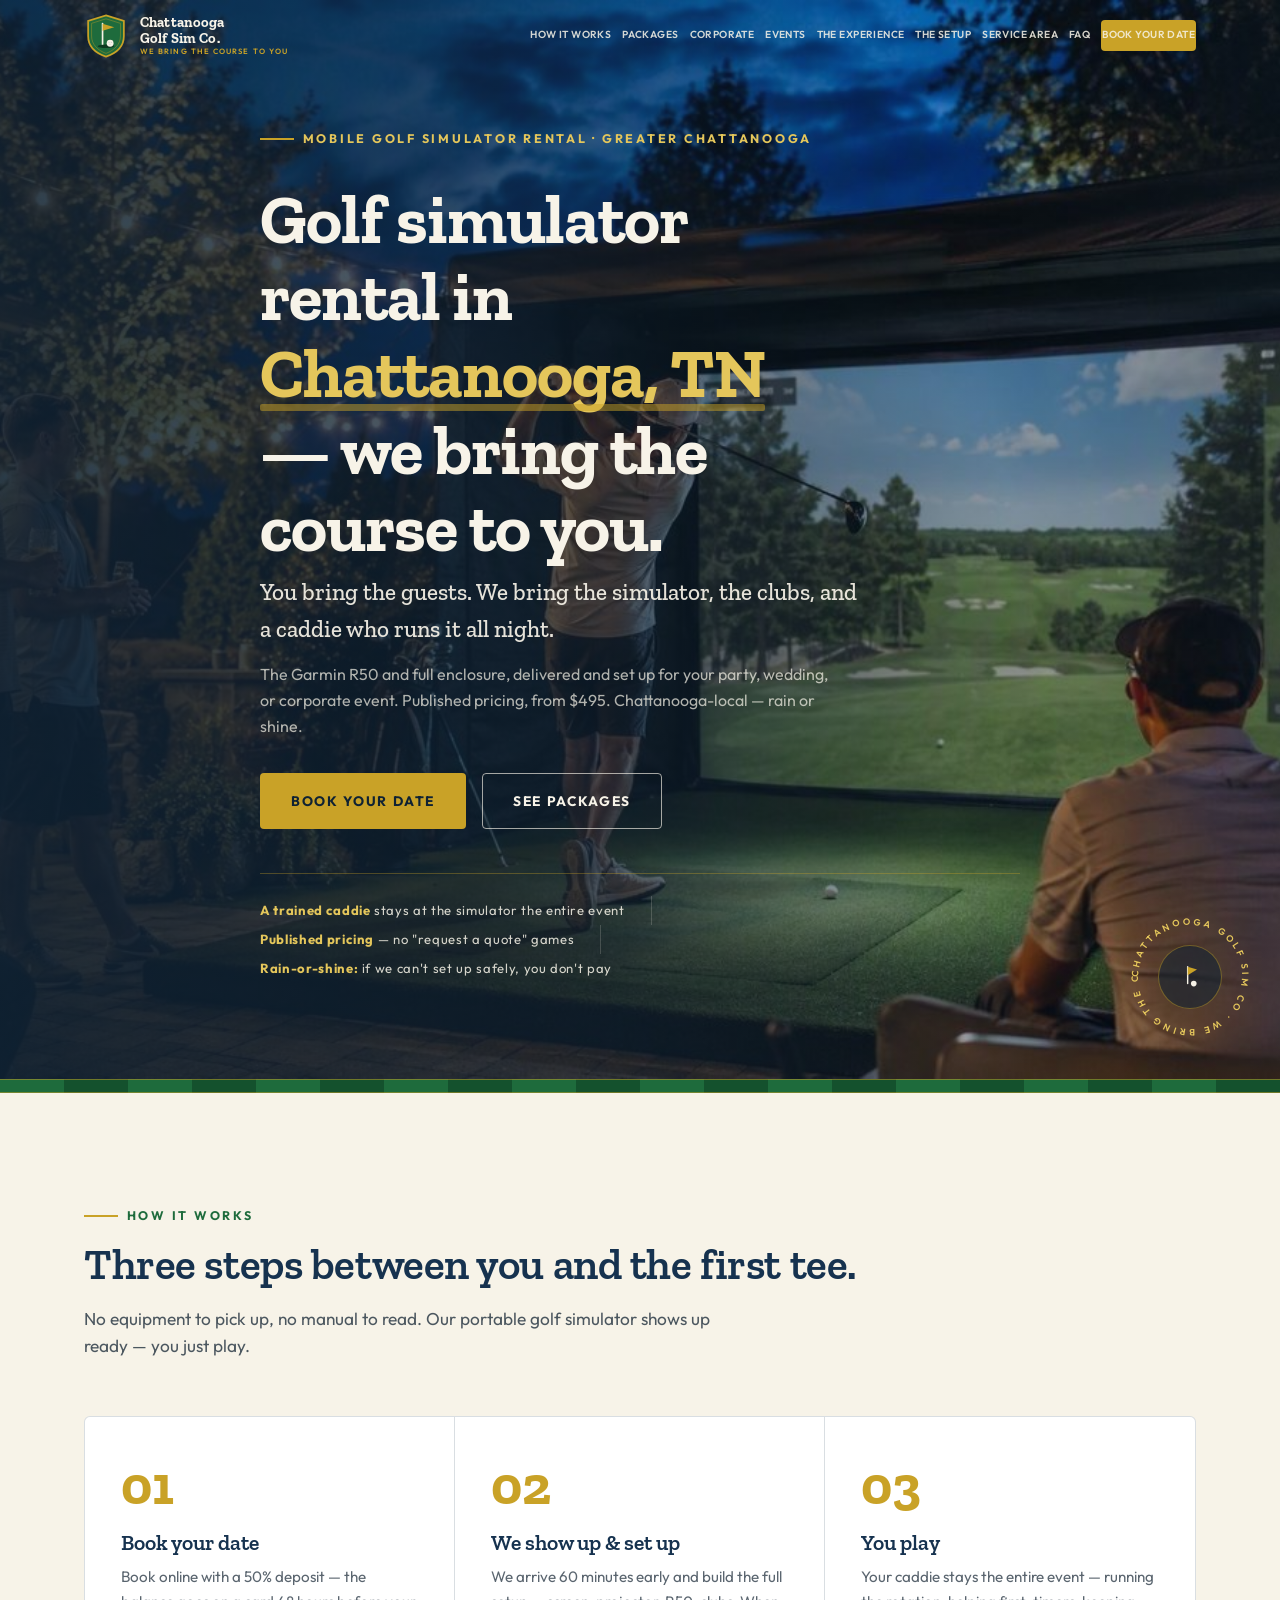
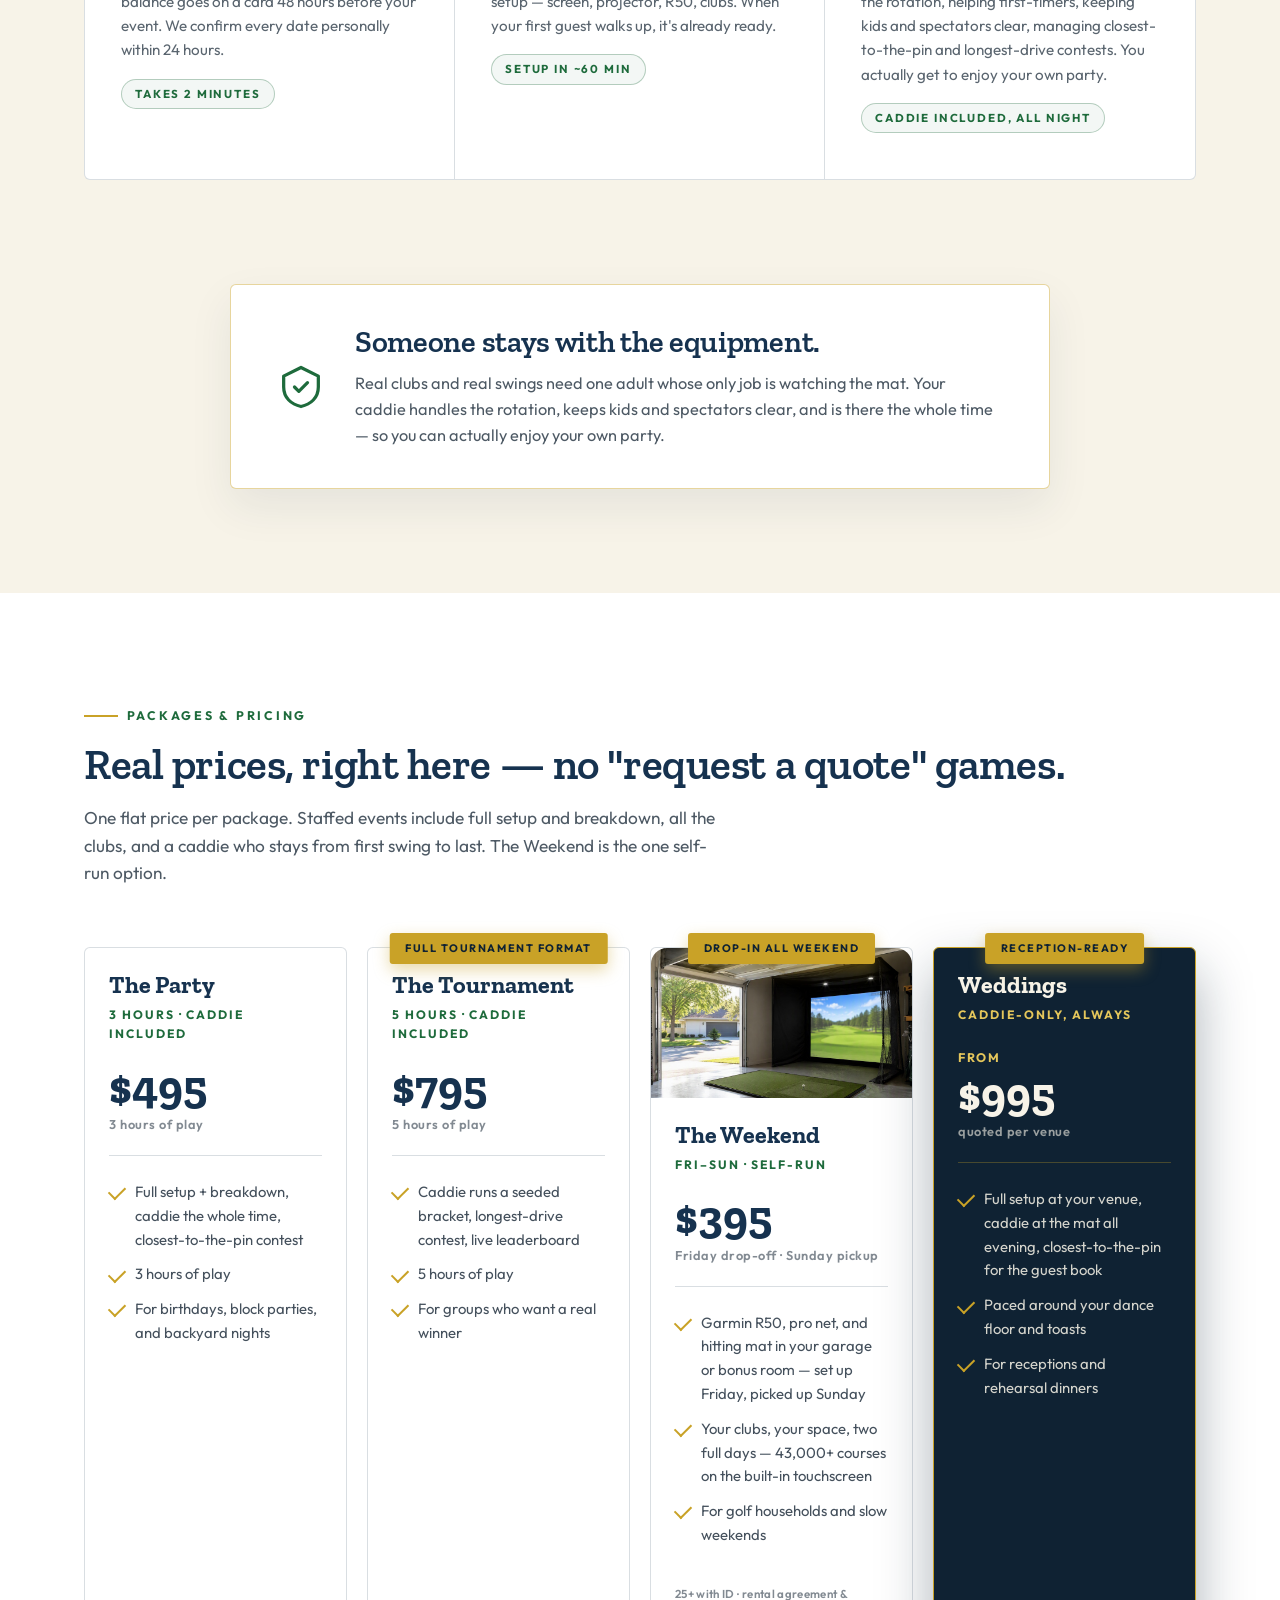
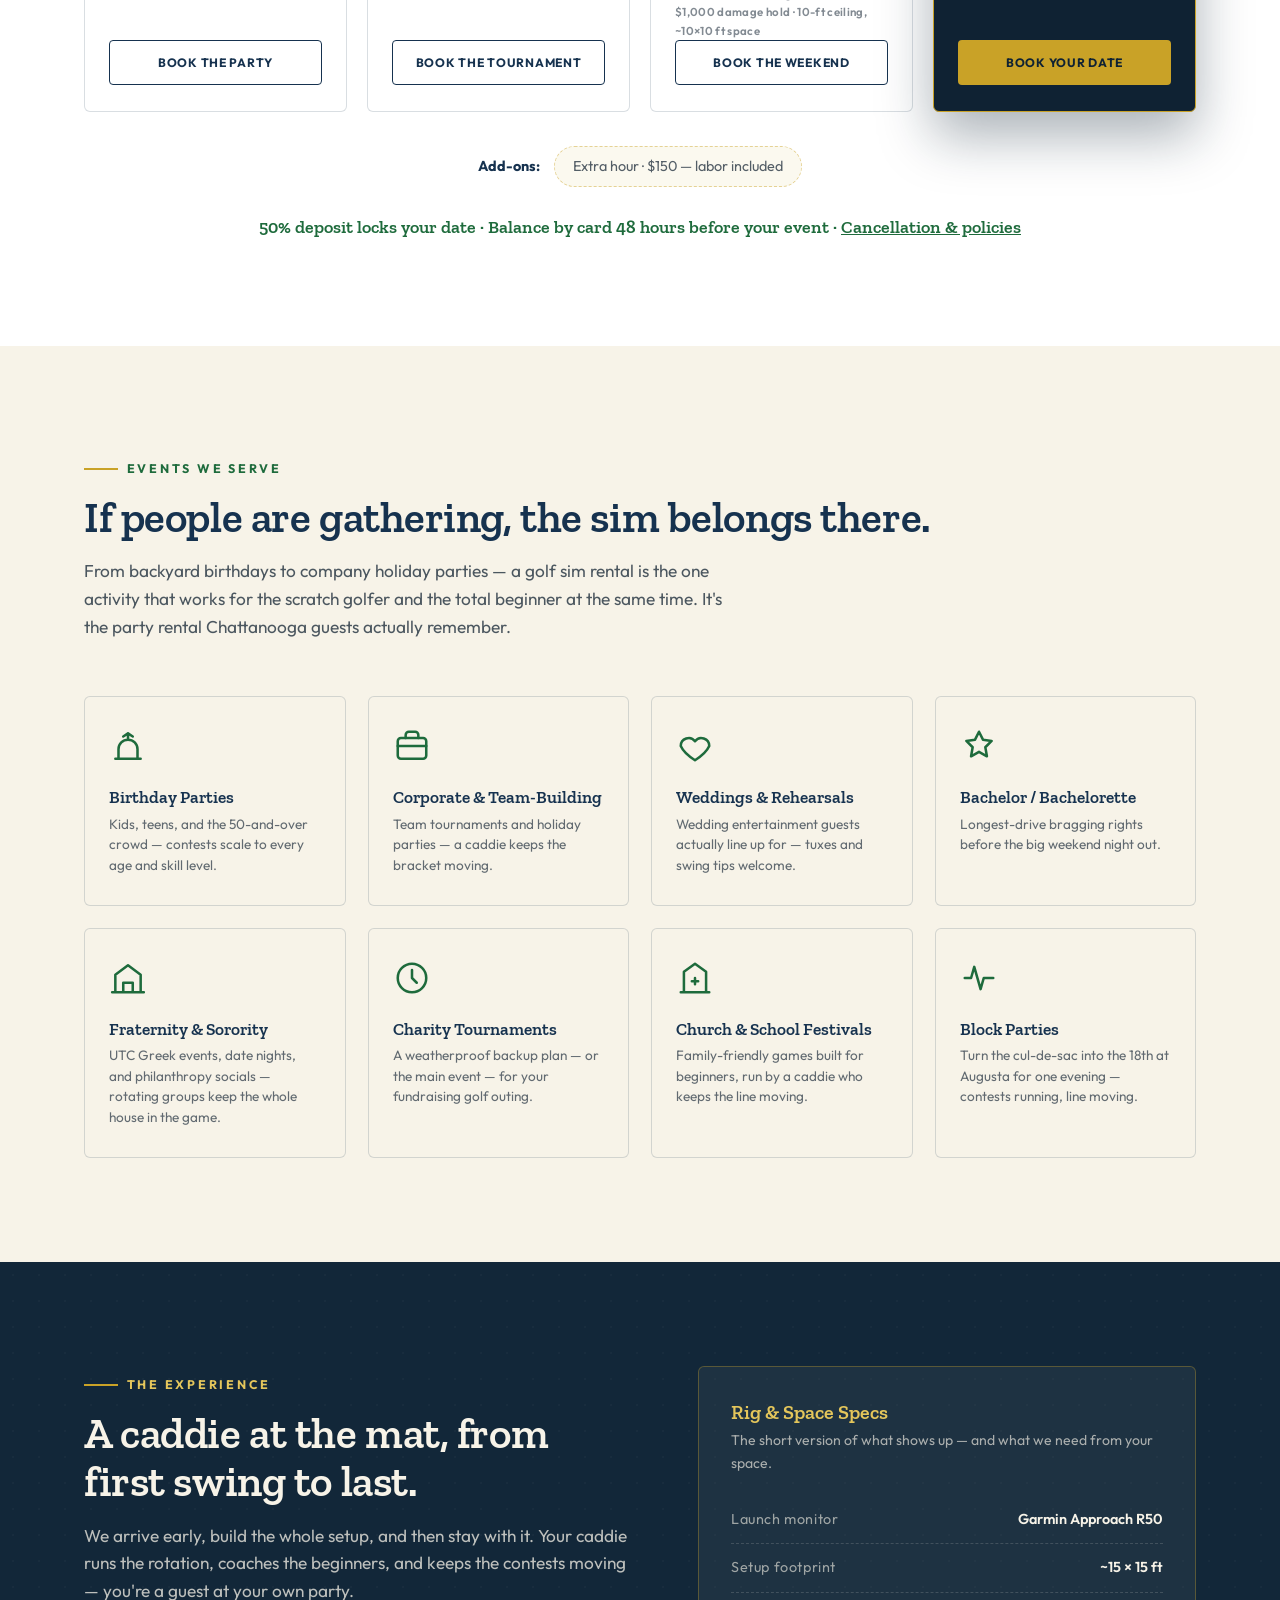
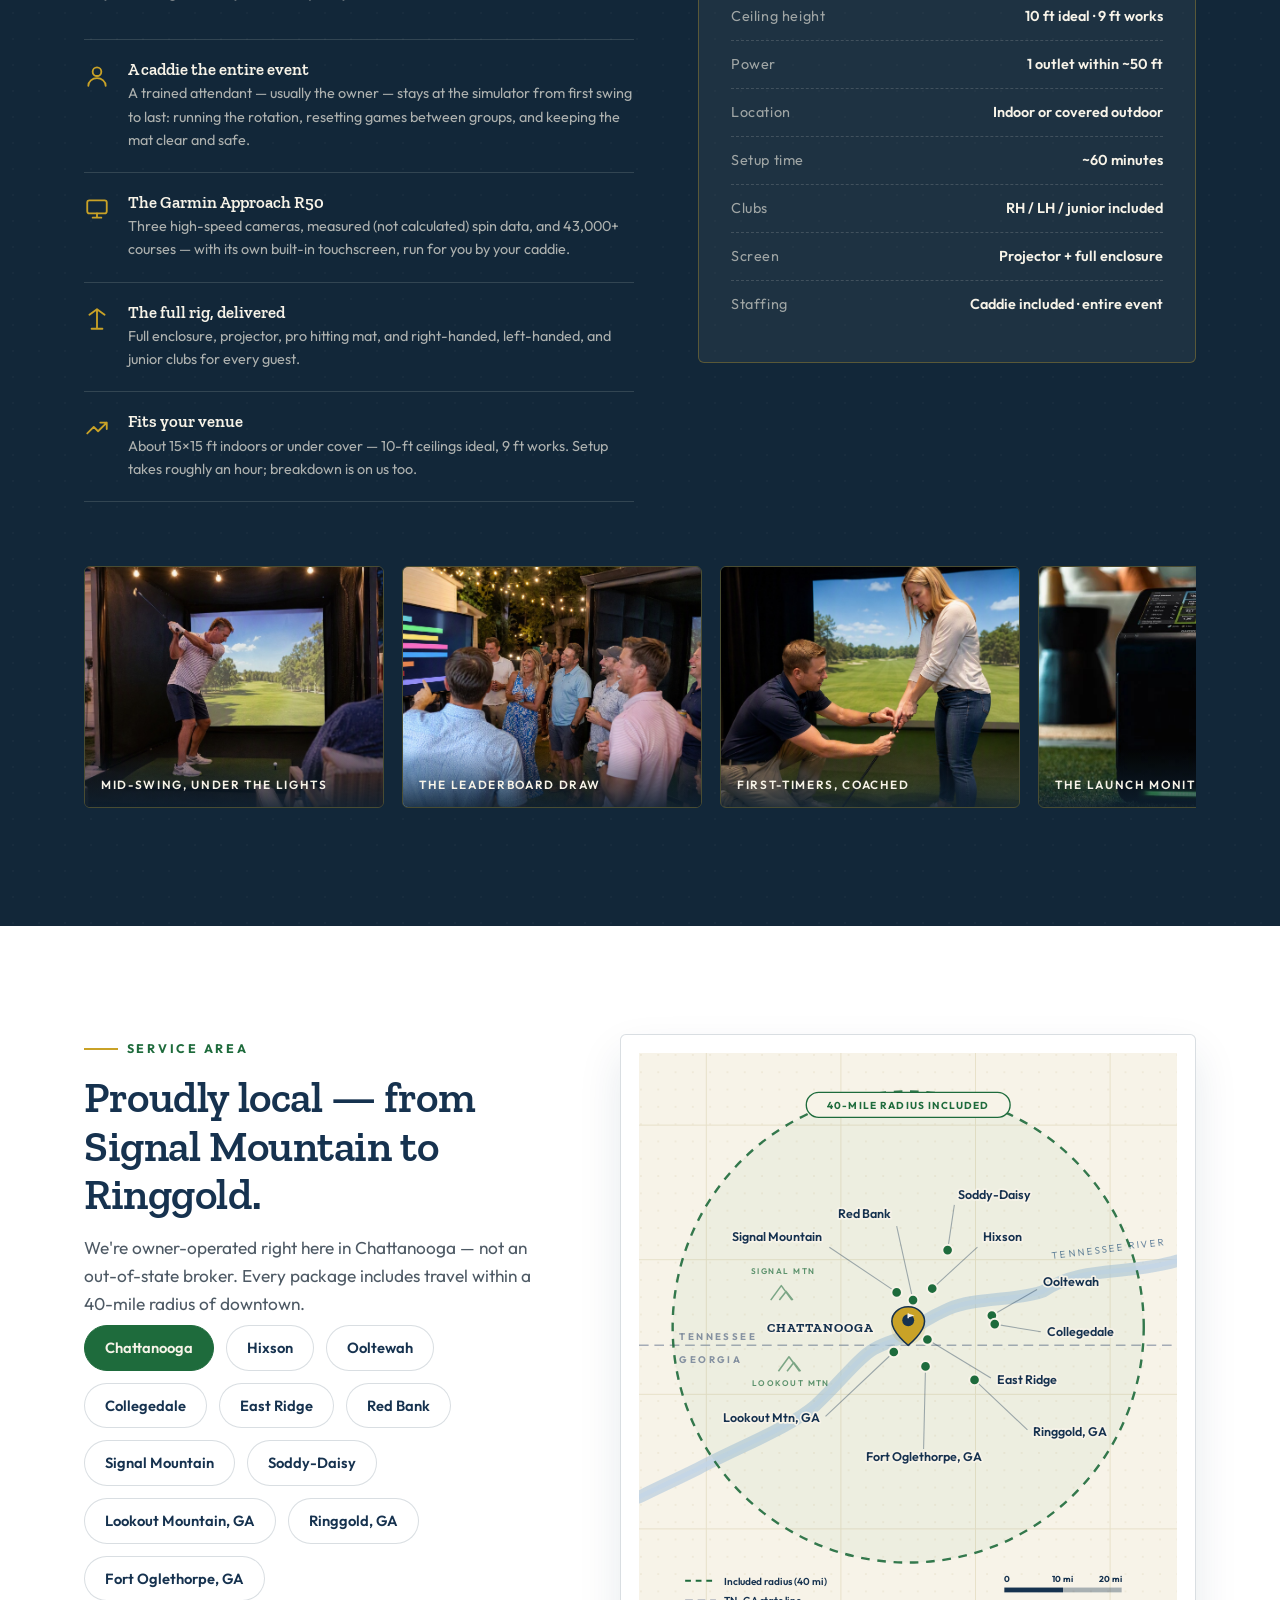
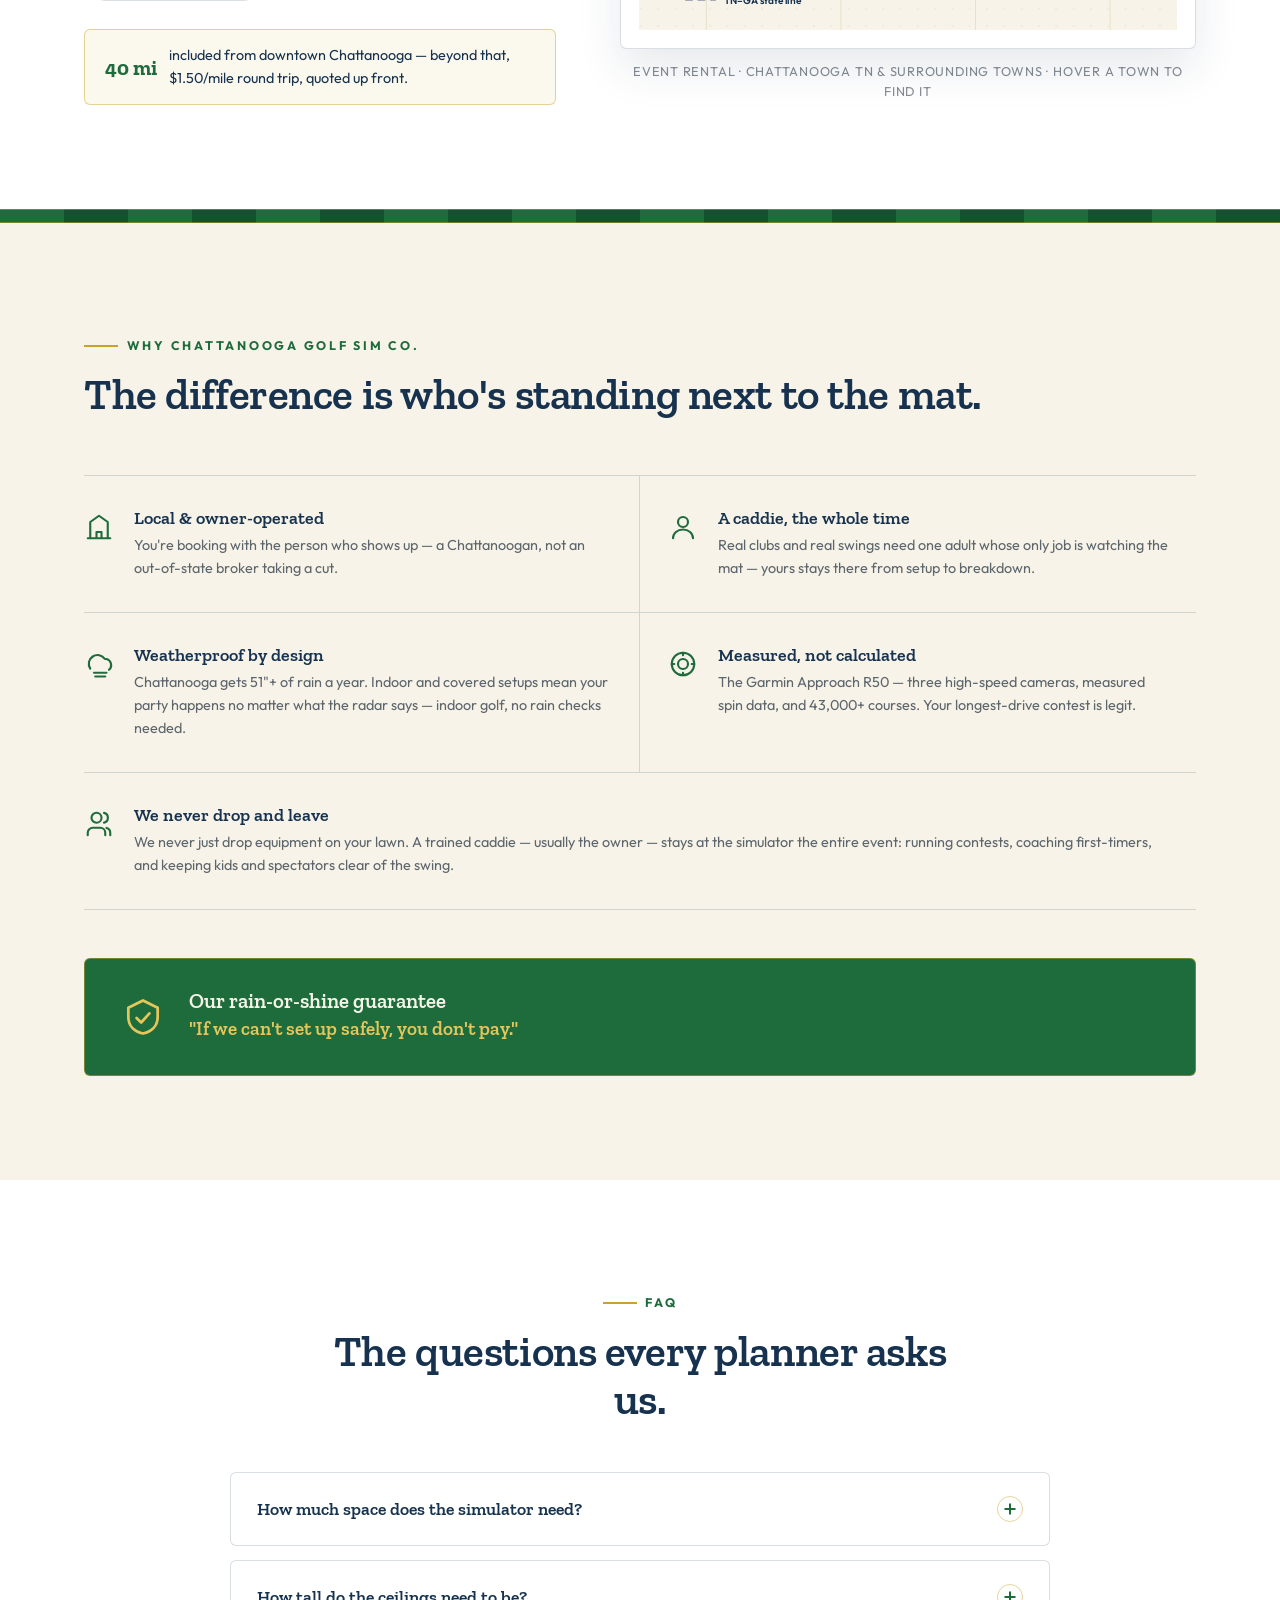
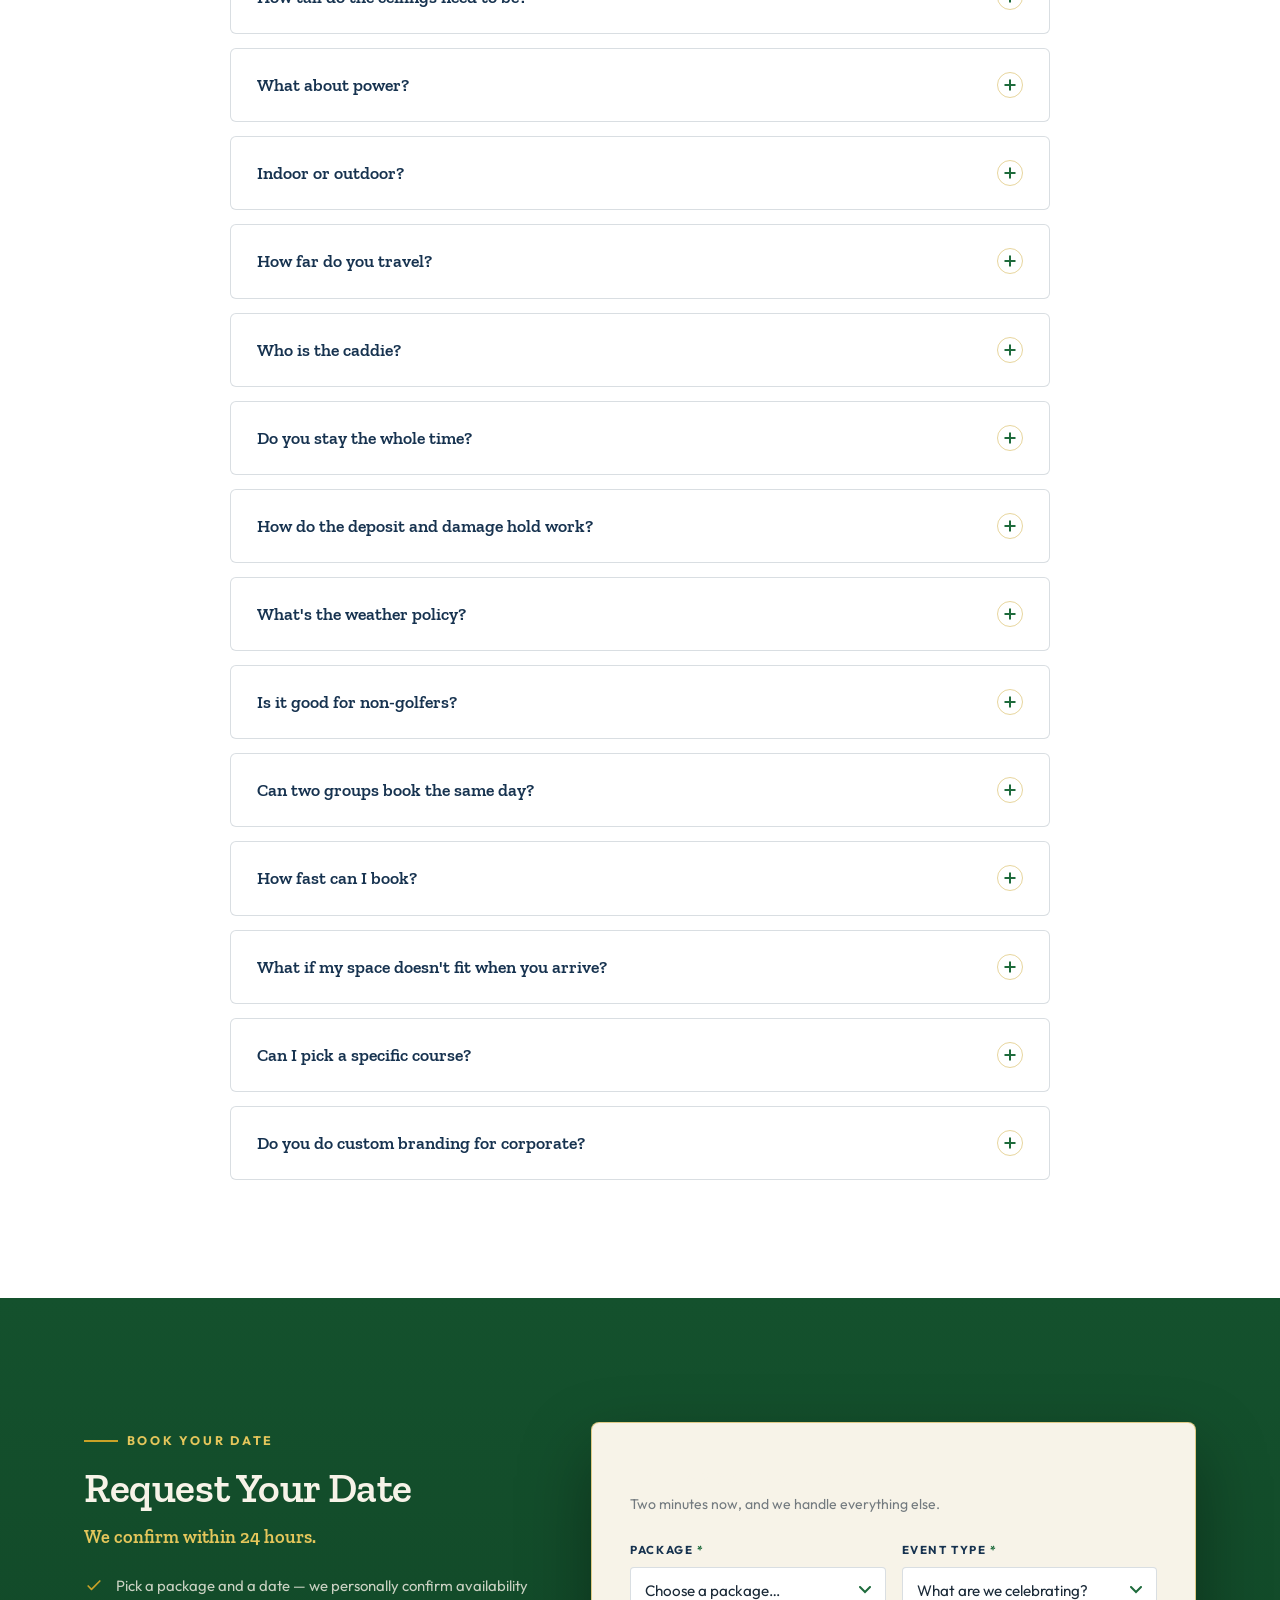
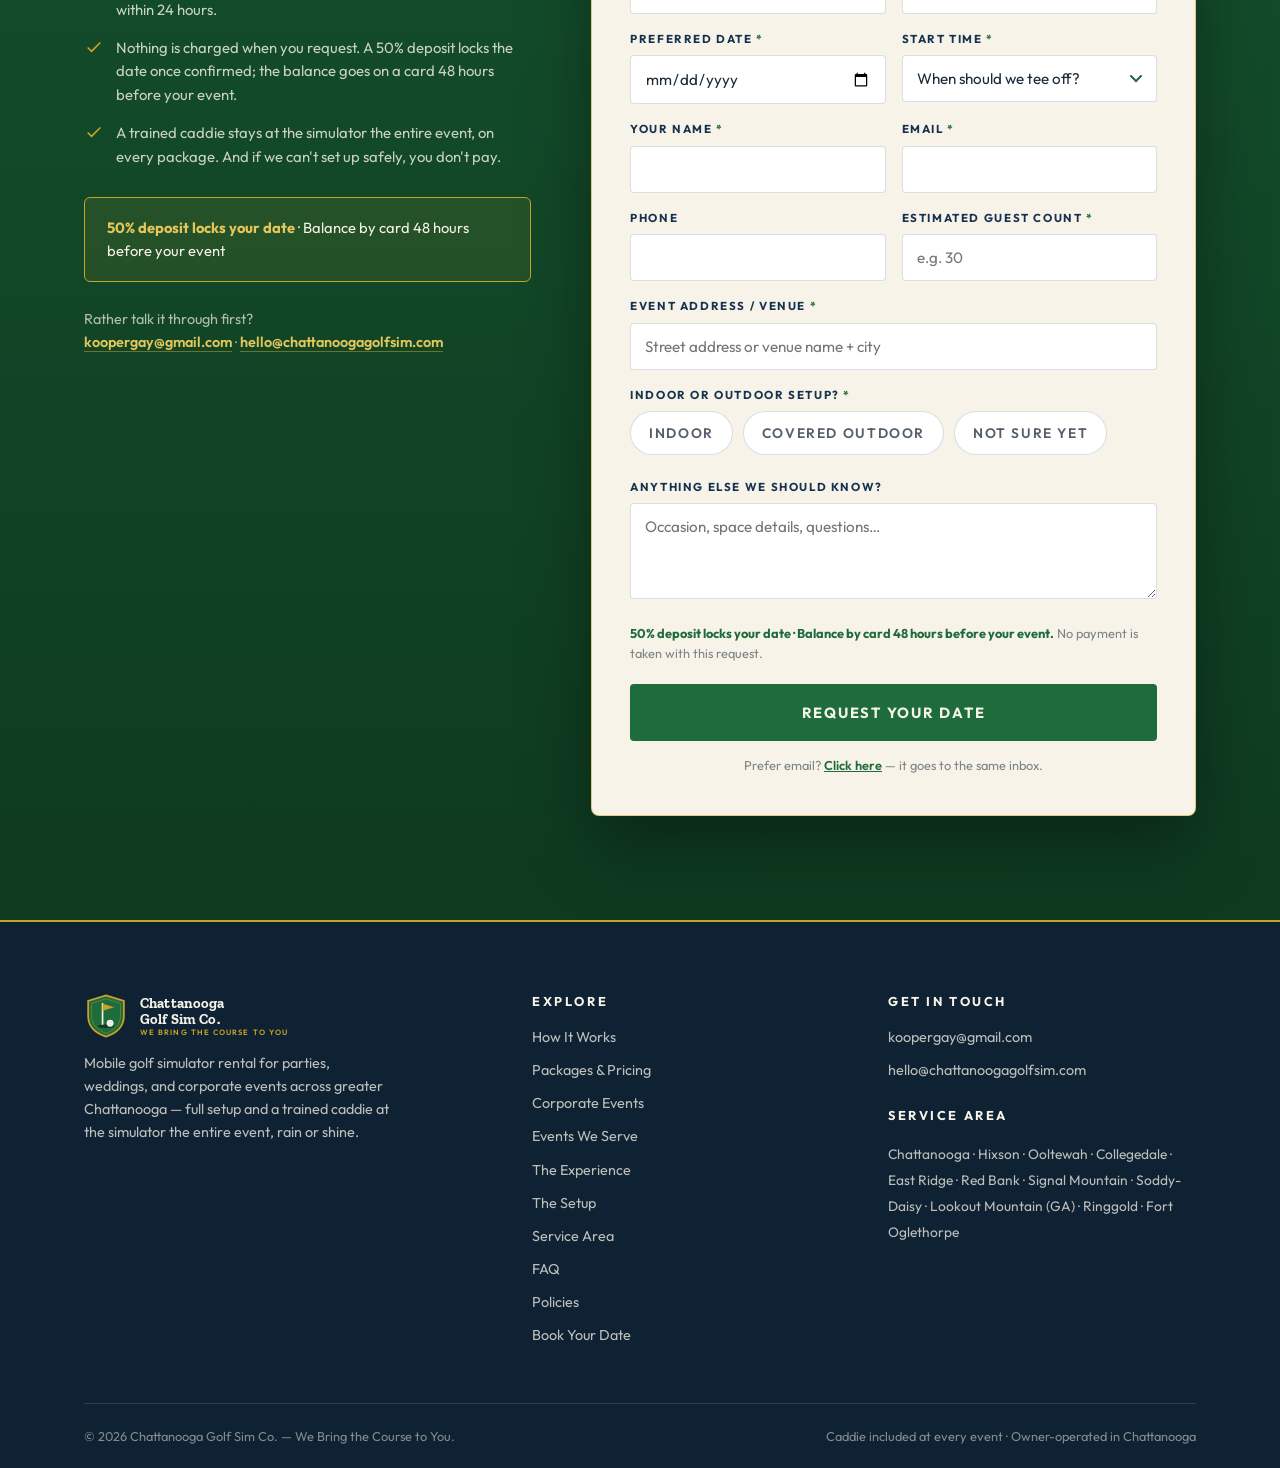
<file: index.html>
<!DOCTYPE html>
<html lang="en">
<head>
<meta charset="UTF-8">
<meta name="viewport" content="width=device-width, initial-scale=1.0">
<title>Golf Simulator Rental Chattanooga TN | Mobile Golf Sim for Parties &amp; Events — Chattanooga Golf Sim Co.</title>
<meta name="description" content="Chattanooga's mobile golf simulator rental for parties, weddings & events. Full setup plus a trained caddie the entire event — published pricing from $495. Serving greater Chattanooga — book your date.">
<meta name="robots" content="index, follow">
<meta name="theme-color" content="#16324F">
<link rel="canonical" href="https://chattanoogagolfsim.com/">
<meta property="og:url" content="https://chattanoogagolfsim.com/">
<meta property="og:type" content="website">
<meta property="og:title" content="Golf Simulator Rental Chattanooga TN — Chattanooga Golf Sim Co.">
<meta property="og:description" content="Chattanooga's mobile golf simulator rental for parties, weddings & events. Full setup plus a trained caddie the entire event — published pricing from $495.">
<meta property="og:image" content="https://chattanoogagolfsim.com/assets/hero.jpg">
<meta property="og:image:width" content="2048">
<meta property="og:image:height" content="1108">
<meta name="twitter:card" content="summary_large_image">
<meta name="twitter:title" content="Golf Simulator Rental Chattanooga TN — Chattanooga Golf Sim Co.">
<meta name="twitter:description" content="Full setup plus a trained caddie the entire event — published pricing from $495.">
<meta name="twitter:image" content="https://chattanoogagolfsim.com/assets/hero.jpg">
<meta property="og:locale" content="en_US">
<link rel="icon" type="image/svg+xml" href="assets/logo.svg">
<link rel="apple-touch-icon" href="assets/logo.svg">
<link rel="preconnect" href="https://fonts.googleapis.com">
<link rel="preconnect" href="https://fonts.gstatic.com" crossorigin>
<link href="https://fonts.googleapis.com/css2?family=Outfit:wght@400;500;600;700&family=Zilla+Slab:wght@500;600;700&display=swap" rel="stylesheet">
<link rel="preload" as="image" href="assets/hero.jpg" imagesrcset="assets/hero-900.jpg 900w, assets/hero-1400.jpg 1400w, assets/hero.jpg 2048w" imagesizes="100vw">
<link rel="stylesheet" href="styles.css">

<script type="application/ld+json">
{
  "@context": "https://schema.org",
  "@type": "LocalBusiness",
  "name": "Chattanooga Golf Sim Co.",
  "description": "Mobile golf simulator rental for parties, weddings, corporate events and festivals in the greater Chattanooga, TN area. Full setup plus a trained caddie who stays at the simulator for the entire event.",
  "slogan": "We Bring the Course to You",
  "email": "hello@chattanoogagolfsim.com",
  "priceRange": "$495-$2995",
  "currenciesAccepted": "USD",
  "address": { "@type": "PostalAddress", "addressLocality": "Chattanooga", "addressRegion": "TN", "addressCountry": "US" },
  "areaServed": [
    { "@type": "City", "name": "Chattanooga, TN" },
    { "@type": "City", "name": "Hixson, TN" },
    { "@type": "City", "name": "Ooltewah, TN" },
    { "@type": "City", "name": "Collegedale, TN" },
    { "@type": "City", "name": "East Ridge, TN" },
    { "@type": "City", "name": "Red Bank, TN" },
    { "@type": "City", "name": "Signal Mountain, TN" },
    { "@type": "City", "name": "Soddy-Daisy, TN" },
    { "@type": "City", "name": "Lookout Mountain, GA" },
    { "@type": "City", "name": "Ringgold, GA" },
    { "@type": "City", "name": "Fort Oglethorpe, GA" }
  ],
  "url": "https://chattanoogagolfsim.com/",
  "makesOffer": [
    { "@type": "Offer", "name": "The Party — 3-hour party package with caddie", "price": "495", "priceCurrency": "USD" },
    { "@type": "Offer", "name": "The Tournament — 5-hour tournament package with caddie", "price": "795", "priceCurrency": "USD" },
    { "@type": "Offer", "name": "The Weekend — Friday to Sunday self-run rental", "price": "395", "priceCurrency": "USD" },
    { "@type": "Offer", "name": "Weddings — reception-ready, caddie included", "priceSpecification": { "@type": "PriceSpecification", "minPrice": "995", "priceCurrency": "USD" } },
    { "@type": "Offer", "name": "Corporate Team Building — half-day with caddie", "price": "1995", "priceCurrency": "USD" }
  ]
}
</script>

<script type="application/ld+json">
{
  "@context": "https://schema.org",
  "@type": "FAQPage",
  "mainEntity": [
    {
      "@type": "Question",
      "name": "How much space does the golf simulator need?",
      "acceptedAnswer": { "@type": "Answer", "text": "About 15×15 feet. 10-foot ceilings are ideal; 9 feet works, though taller players may stick to irons off the driver. Garages, living rooms, barns, ballrooms, and covered patios all work — we'll confirm your space when you book." }
    },
    {
      "@type": "Question",
      "name": "Can you set up indoors or outdoors?",
      "acceptedAnswer": { "@type": "Answer", "text": "Both. Indoor setups work anywhere with the space above, and covered outdoor setups (tents, pavilions, porches) are great too — the enclosure just needs cover from direct rain." }
    },
    {
      "@type": "Question",
      "name": "How far do you travel?",
      "acceptedAnswer": { "@type": "Answer", "text": "A 40-mile radius of downtown Chattanooga is included in every package — that covers Chattanooga, Hixson, Ooltewah, Collegedale, East Ridge, Red Bank, Signal Mountain, Soddy-Daisy, Lookout Mountain, Ringgold, and Fort Oglethorpe. Beyond 40 miles, travel is $1.50 per mile round trip — quoted up front when you book." }
    },
    {
      "@type": "Question",
      "name": "What about power?",
      "acceptedAnswer": { "@type": "Answer", "text": "We need one standard outlet within about 50 feet. The projector doesn't run on batteries. No outlet? Tell us at booking and we'll talk options." }
    },
    {
      "@type": "Question",
      "name": "How tall do the ceilings need to be?",
      "acceptedAnswer": { "@type": "Answer", "text": "10 ft is ideal. 9 ft works, though taller players may stick to irons off the driver." }
    },
    {
      "@type": "Question",
      "name": "How do the deposit and damage hold work?",
      "acceptedAnswer": { "@type": "Answer", "text": "50% deposit at booking, balance by card 48 hours before your event. We keep a card on file with a $500 damage pre-authorization — it's never charged unless something actually breaks." }
    },
    {
      "@type": "Question",
      "name": "What happens if the weather is bad?",
      "acceptedAnswer": { "@type": "Answer", "text": "Chattanooga gets over 51 inches of rain a year, so we're built for it: indoor and covered setups go ahead rain or shine. If we can't set up safely, you don't pay." }
    },
    {
      "@type": "Question",
      "name": "Is a golf simulator fun for non-golfers?",
      "acceptedAnswer": { "@type": "Answer", "text": "The games are built for beginners — closest-to-the-pin, longest drive, and target games need zero golf experience, and your caddie coaches every first-timer through their first swing." }
    },
    {
      "@type": "Question",
      "name": "Who is the caddie?",
      "acceptedAnswer": { "@type": "Answer", "text": "Your caddie is a trained attendant (usually the owner) who stays at the simulator the entire event — running games, helping beginners, and keeping everyone safe. Not an emcee, no microphone, no hype." }
    },
    {
      "@type": "Question",
      "name": "Do you stay the whole time?",
      "acceptedAnswer": { "@type": "Answer", "text": "Yes — every package, every event. Your caddie arrives with the rig about an hour early, stays at the simulator from first swing to last, and handles breakdown after. We never drop equipment and leave." }
    },
    {
      "@type": "Question",
      "name": "Can two groups book the same day?",
      "acceptedAnswer": { "@type": "Answer", "text": "First paid deposit locks the date. The form is a request; the deposit makes it yours." }
    },
    {
      "@type": "Question",
      "name": "How fast can I book?",
      "acceptedAnswer": { "@type": "Answer", "text": "48 hours minimum. The balance is due by card 48 hours before your event anyway." }
    },
    {
      "@type": "Question",
      "name": "What if my space doesn't fit when you arrive?",
      "acceptedAnswer": { "@type": "Answer", "text": "Measure first: 15×15 ft and a 9–10 ft ceiling. You confirm it at booking; if it truly won't work we'll reschedule you free." }
    },
    {
      "@type": "Question",
      "name": "Can I pick a specific course?",
      "acceptedAnswer": { "@type": "Answer", "text": "43,000+ of them. Pebble Beach, St Andrews, whatever your group argues about." }
    },
    {
      "@type": "Question",
      "name": "Do you do custom branding for corporate?",
      "acceptedAnswer": { "@type": "Answer", "text": "We don't — but bring your own banners and decorate around the setup however you like. We handle the golf." }
    }
  ]
}
</script>
</head>

<body>

<!-- ================= HEADER ================= -->
<header class="site-header">
  <div class="wrap header-inner">
    <a class="brand" href="#top" aria-label="Chattanooga Golf Sim Co. — home">
      <img src="assets/logo.svg" alt="Chattanooga Golf Sim Co. logo — golf flag crest" width="44" height="44">
      <span class="brand-name">Chattanooga<br>Golf Sim Co.<small>We Bring the Course to You</small></span>
    </a>
    <nav class="main-nav" aria-label="Main navigation">
      <a href="#how-it-works">How It Works</a>
      <a href="#packages">Packages</a>
      <a href="corporate.html">Corporate</a>
      <a href="#events">Events</a>
      <a href="#experience">The Experience</a>
      <a href="setup.html">The Setup</a>
      <a href="#service-area">Service Area</a>
      <a href="#faq">FAQ</a>
      <a class="nav-phone" href="mailto:koopergay@gmail.com">koopergay@gmail.com</a>
      <a href="#book" class="btn btn-gold header-cta">Book Your Date</a>
    </nav>
    <button class="nav-toggle" aria-label="Toggle menu" aria-expanded="false"><span></span></button>
  </div>
</header>

<main id="top">

<!-- ================= HERO ================= -->
<section class="hero" aria-label="Introduction">
  <div class="hero-bg">
    <img src="assets/hero.jpg" srcset="assets/hero-900.jpg 900w, assets/hero-1400.jpg 1400w, assets/hero.jpg 2048w" sizes="100vw" width="2048" height="1108" alt="Friends around a backyard golf simulator at dusk, one guest mid-swing under string lights" fetchpriority="high">
  </div>
  <div class="wrap">
    <p class="eyebrow" style="color:var(--gold-soft)">Mobile Golf Simulator Rental · Greater Chattanooga</p>
    <h1>Golf simulator rental in <em>Chattanooga, TN</em> — we bring the course to you.</h1>
    <p class="hero-tag">You bring the guests. We bring the simulator, the clubs, and a caddie who runs it all night.</p>
    <p class="hero-sub">The Garmin R50 and full enclosure, delivered and set up for your party, wedding, or corporate event. Published pricing, from $495. Chattanooga-local — rain or shine.</p>
    <div class="hero-ctas">
      <a href="#book" class="btn btn-gold">Book Your Date</a>
      <a href="#packages" class="btn btn-outline">See Packages</a>
    </div>
    <div class="hero-proof">
      <div><strong>A trained caddie</strong> stays at the simulator the entire event</div>
      <div><strong>Published pricing</strong> — no "request a quote" games</div>
      <div><strong>Rain-or-shine:</strong> if we can't set up safely, you don't pay</div>
    </div>
  </div>
  <div class="seal" aria-hidden="true">
    <svg class="ring" viewBox="0 0 132 132">
      <defs><path id="sealCircle" d="M66,66 m-52,0 a52,52 0 1,1 104,0 a52,52 0 1,1 -104,0"></path></defs>
      <text><textPath href="#sealCircle">Chattanooga Golf Sim Co · We Bring the Course to You · </textPath></text>
    </svg>
    <div class="seal-core">
      <svg width="30" height="30" viewBox="0 0 64 64" aria-hidden="true">
        <line x1="27" y1="10" x2="27" y2="46" stroke="#F7F3E8" stroke-width="3" stroke-linecap="round"/>
        <path d="M27 10l20 6L27 28z" fill="#C9A227"/>
        <circle cx="40" cy="46" r="6" fill="#F7F3E8"/>
      </svg>
    </div>
  </div>
</section>

<div class="fairway" aria-hidden="true"></div>

<!-- ================= HOW IT WORKS ================= -->
<section id="how-it-works" class="section section-cream">
  <div class="wrap">
    <p class="eyebrow reveal">How it works</p>
    <h2 class="reveal">Three steps between you and the first tee.</h2>
    <p class="lede reveal reveal-d1">No equipment to pick up, no manual to read. Our portable golf simulator shows up ready — you just play.</p>
    <div class="steps">
      <div class="step reveal">
        <span class="step-num">01</span>
        <h3>Book your date</h3>
        <p>Book online with a 50% deposit — the balance goes on a card 48 hours before your event. We confirm every date personally within 24 hours.</p>
        <span class="step-tag">Takes 2 minutes</span>
      </div>
      <div class="step reveal reveal-d1">
        <span class="step-num">02</span>
        <h3>We show up &amp; set up</h3>
        <p>We arrive 60 minutes early and build the full setup — screen, projector, R50, clubs. When your first guest walks up, it's already ready.</p>
        <span class="step-tag">Setup in ~60 min</span>
      </div>
      <div class="step reveal reveal-d2">
        <span class="step-num">03</span>
        <h3>You play</h3>
        <p>Your caddie stays the entire event — running the rotation, helping first-timers, keeping kids and spectators clear, managing closest-to-the-pin and longest-drive contests. You actually get to enjoy your own party.</p>
        <span class="step-tag">Caddie included, all night</span>
      </div>
    </div>
  </div>
</section>

<!-- ================= SOMEONE STAYS ================= -->
<section class="section section-cream" style="padding-top:0" aria-label="Why a caddie stays with the simulator">
  <div class="wrap">
    <div class="stays reveal">
      <svg viewBox="0 0 24 24" aria-hidden="true"><path d="M12 3l8 4v5c0 5-3.5 8-8 9-4.5-1-8-4-8-9V7z"/><path d="M9 12l2 2 4-4"/></svg>
      <div>
        <h2>Someone stays with the equipment.</h2>
        <p>Real clubs and real swings need one adult whose only job is watching the mat. Your caddie handles the rotation, keeps kids and spectators clear, and is there the whole time — so you can actually enjoy your own party.</p>
      </div>
    </div>
  </div>
</section>

<!-- ================= PACKAGES ================= -->
<section id="packages" class="section section-paper">
  <div class="wrap">
    <p class="eyebrow reveal">Packages &amp; pricing</p>
    <h2 class="reveal">Real prices, right here — no "request a quote" games.</h2>
    <p class="lede reveal reveal-d1">One flat price per package. Staffed events include full setup and breakdown, all the clubs, and a caddie who stays from first swing to last. The Weekend is the one self-run option.</p>

    <div class="packages packages-four">
      <article class="pkg reveal">
        <div class="pkg-body">
          <h3 class="pkg-name">The Party</h3>
          <p class="pkg-kind">3 Hours · Caddie Included</p>
          <p class="pkg-price">$495<small>3 hours of play</small></p>
          <hr>
          <ul>
            <li>Full setup + breakdown, caddie the whole time, closest-to-the-pin contest</li>
            <li>3 hours of play</li>
            <li>For birthdays, block parties, and backyard nights</li>
          </ul>
          <a href="#book" class="btn btn-outline-dark" data-package="The Party — 3 hours ($495)">Book The Party</a>
        </div>
      </article>

      <article class="pkg reveal reveal-d1">
        <span class="pkg-flag">Full tournament format</span>
        <div class="pkg-body">
          <h3 class="pkg-name">The Tournament</h3>
          <p class="pkg-kind">5 Hours · Caddie Included</p>
          <p class="pkg-price">$795<small>5 hours of play</small></p>
          <hr>
          <ul>
            <li>Caddie runs a seeded bracket, longest-drive contest, live leaderboard</li>
            <li>5 hours of play</li>
            <li>For groups who want a real winner</li>
          </ul>
          <a href="#book" class="btn btn-outline-dark" data-package="The Tournament — 5 hours ($795)">Book The Tournament</a>
        </div>
      </article>

      <article class="pkg reveal reveal-d2">
        <span class="pkg-flag">Drop-in all weekend</span>
        <img class="pkg-media" src="assets/setup-weekend-garage.jpg" alt="The simulator set up in a home garage — screen, hitting mat, and clubs ready for the weekend." loading="lazy">
        <div class="pkg-body">
          <h3 class="pkg-name">The Weekend</h3>
          <p class="pkg-kind">Fri–Sun · Self-Run</p>
          <p class="pkg-price">$395<small>Friday drop-off · Sunday pickup</small></p>
          <hr>
          <ul>
            <li>Garmin R50, pro net, and hitting mat in your garage or bonus room — set up Friday, picked up Sunday</li>
            <li>Your clubs, your space, two full days — 43,000+ courses on the built-in touchscreen</li>
            <li>For golf households and slow weekends</li>
          </ul>
          <p style="font-family:var(--sans);font-size:.72rem;font-weight:600;color:rgba(27,42,56,.55);letter-spacing:.03em;margin:14px 0 0">25+ with ID · rental agreement &amp; $1,000 damage hold · 10-ft ceiling, ~10×10 ft space</p>
          <a href="#book" class="btn btn-outline-dark" data-package="The Weekend — Fri–Sun ($395)">Book The Weekend</a>
        </div>
      </article>

      <article class="pkg pkg-featured reveal reveal-d3">
        <span class="pkg-flag">Reception-ready</span>
        <div class="pkg-body">
          <h3 class="pkg-name">Weddings</h3>
          <p class="pkg-kind">Caddie-Only, Always</p>
          <p class="pkg-price"><small style="font-family:var(--sans);font-size:.78rem;font-weight:700;letter-spacing:.14em;text-transform:uppercase;display:block;margin-bottom:6px;color:var(--gold-soft)">From</small>$995<small>quoted per venue</small></p>
          <hr>
          <ul>
            <li>Full setup at your venue, caddie at the mat all evening, closest-to-the-pin for the guest book</li>
            <li>Paced around your dance floor and toasts</li>
            <li>For receptions and rehearsal dinners</li>
          </ul>
          <a href="#book" class="btn btn-gold" data-package="Wedding (from $995)">Book Your Date</a>
        </div>
      </article>
    </div>

    <div class="addons reveal">
      <strong>Add-ons:</strong>
      <span class="chip">Extra hour · $150 — labor included</span>
    </div>
    <p class="deposit-note reveal">50% deposit locks your date · Balance by card 48 hours before your event · <a href="policies.html">Cancellation &amp; policies</a></p>
  </div>
</section>

<!-- ================= EVENTS ================= -->
<section id="events" class="section section-cream">
  <div class="wrap">
    <p class="eyebrow reveal">Events we serve</p>
    <h2 class="reveal">If people are gathering, the sim belongs there.</h2>
    <p class="lede reveal reveal-d1">From backyard birthdays to company holiday parties — a golf sim rental is the one activity that works for the scratch golfer and the total beginner at the same time. It's the party rental Chattanooga guests actually remember.</p>

    <div class="events-grid">
      <div class="event-card reveal">
        <svg viewBox="0 0 24 24"><path d="M4 20h16M6 20v-6a6 6 0 0 1 12 0v6M12 8V4M9 6l3-2 3 2"/></svg>
        <h3>Birthday Parties</h3>
        <p>Kids, teens, and the 50-and-over crowd — contests scale to every age and skill level.</p>
      </div>
      <div class="event-card reveal reveal-d1">
        <svg viewBox="0 0 24 24"><rect x="3" y="7" width="18" height="13" rx="2"/><path d="M8 7V5a2 2 0 0 1 2-2h4a2 2 0 0 1 2 2v2M3 12h18"/></svg>
        <h3>Corporate &amp; Team-Building</h3>
        <p>Team tournaments and holiday parties — a caddie keeps the bracket moving.</p>
      </div>
      <div class="event-card reveal reveal-d2">
        <svg viewBox="0 0 24 24"><path d="M12 21s-7-4.5-9-9a5 5 0 0 1 9-3 5 5 0 0 1 9 3c-2 4.5-9 9-9 9z"/></svg>
        <h3>Weddings &amp; Rehearsals</h3>
        <p>Wedding entertainment guests actually line up for — tuxes and swing tips welcome.</p>
      </div>
      <div class="event-card reveal reveal-d3">
        <svg viewBox="0 0 24 24"><path d="M12 3l2.5 5 5.5.8-4 4 1 5.7-5-2.8-5 2.8 1-5.7-4-4L9.5 8z"/></svg>
        <h3>Bachelor / Bachelorette</h3>
        <p>Longest-drive bragging rights before the big weekend night out.</p>
      </div>
      <div class="event-card reveal">
        <svg viewBox="0 0 24 24"><path d="M4 21V10l8-6 8 6v11M9 21v-6h6v6M2 21h20"/></svg>
        <h3>Fraternity &amp; Sorority</h3>
        <p>UTC Greek events, date nights, and philanthropy socials — rotating groups keep the whole house in the game.</p>
      </div>
      <div class="event-card reveal reveal-d1">
        <svg viewBox="0 0 24 24"><circle cx="12" cy="12" r="9"/><path d="M12 7v5l3 3"/></svg>
        <h3>Charity Tournaments</h3>
        <p>A weatherproof backup plan — or the main event — for your fundraising golf outing.</p>
      </div>
      <div class="event-card reveal reveal-d2">
        <svg viewBox="0 0 24 24"><path d="M3 21h18M5 21V8l7-5 7 5v13M12 12v4M10 14h4"/></svg>
        <h3>Church &amp; School Festivals</h3>
        <p>Family-friendly games built for beginners, run by a caddie who keeps the line moving.</p>
      </div>
      <div class="event-card reveal reveal-d3">
        <svg viewBox="0 0 24 24"><path d="M3 12h4l2-7 4 14 2-7h6"/></svg>
        <h3>Block Parties</h3>
        <p>Turn the cul-de-sac into the 18th at Augusta for one evening — contests running, line moving.</p>
      </div>
    </div>
  </div>
</section>

<!-- ================= EXPERIENCE ================= -->
<section id="experience" class="section section-dark">
  <div class="dimples" aria-hidden="true"></div>
  <div class="wrap on-dark">
    <div class="exp-grid">
      <div>
        <p class="eyebrow reveal">The experience</p>
        <h2 class="reveal">A caddie at the mat, from first swing to last.</h2>
        <p class="lede reveal reveal-d1">We arrive early, build the whole setup, and then stay with it. Your caddie runs the rotation, coaches the beginners, and keeps the contests moving — you're a guest at your own party.</p>
        <ul class="exp-list">
          <li class="reveal">
            <svg viewBox="0 0 24 24"><circle cx="12" cy="8" r="4"/><path d="M4 21c0-4 3.6-7 8-7s8 3 8 7"/></svg>
            <div>
              <h4>A caddie the entire event</h4>
              <p>A trained attendant — usually the owner — stays at the simulator from first swing to last: running the rotation, resetting games between groups, and keeping the mat clear and safe.</p>
            </div>
          </li>
          <li class="reveal reveal-d1">
            <svg viewBox="0 0 24 24"><rect x="3" y="4" width="18" height="12" rx="2"/><path d="M8 20h8M12 16v4"/></svg>
            <div>
              <h4>The Garmin Approach R50</h4>
              <p>Three high-speed cameras, measured (not calculated) spin data, and 43,000+ courses — with its own built-in touchscreen, run for you by your caddie.</p>
            </div>
          </li>
          <li class="reveal reveal-d2">
            <svg viewBox="0 0 24 24"><path d="M12 3v18M5 8l7-5 7 5M7 21h10"/></svg>
            <div>
              <h4>The full rig, delivered</h4>
              <p>Full enclosure, projector, pro hitting mat, and right-handed, left-handed, and junior clubs for every guest.</p>
            </div>
          </li>
          <li class="reveal reveal-d3">
            <svg viewBox="0 0 24 24"><path d="M3 17l6-6 4 4 8-8M15 7h6v6"/></svg>
            <div>
              <h4>Fits your venue</h4>
              <p>About 15×15 ft indoors or under cover — 10-ft ceilings ideal, 9 ft works. Setup takes roughly an hour; breakdown is on us too.</p>
            </div>
          </li>
        </ul>
      </div>
      <aside class="spec-card reveal reveal-d1" aria-label="Equipment and space specifications">
        <h3>Rig &amp; Space Specs</h3>
        <p>The short version of what shows up — and what we need from your space.</p>
        <div class="spec-rows">
          <div class="spec-row"><span>Launch monitor</span><span>Garmin Approach R50</span></div>
          <div class="spec-row"><span>Setup footprint</span><span>~15 × 15 ft</span></div>
          <div class="spec-row"><span>Ceiling height</span><span>10 ft ideal · 9 ft works</span></div>
          <div class="spec-row"><span>Power</span><span>1 outlet within ~50 ft</span></div>
          <div class="spec-row"><span>Location</span><span>Indoor or covered outdoor</span></div>
          <div class="spec-row"><span>Setup time</span><span>~60 minutes</span></div>
          <div class="spec-row"><span>Clubs</span><span>RH / LH / junior included</span></div>
          <div class="spec-row"><span>Screen</span><span>Projector + full enclosure</span></div>
          <div class="spec-row"><span>Staffing</span><span>Caddie included · entire event</span></div>
        </div>
      </aside>
    </div>

    <div class="gallery reveal" aria-label="Photo gallery">
      <figure>
        <img src="assets/setup-swing-action.jpg" alt="A guest mid-backswing into the glowing simulator screen at an evening backyard party" loading="lazy">
        <figcaption>Mid-swing, under the lights</figcaption>
      </figure>
      <figure>
        <img src="assets/setup-leaderboard-group-v2.jpg" alt="A group of guests gathered around the simulator screen checking the contest leaderboard" loading="lazy">
        <figcaption>The leaderboard draw</figcaption>
      </figure>
      <figure>
        <img src="assets/setup-caddie-coaching-v2.jpg" alt="The caddie kneeling on the hitting mat, showing a first-time golfer how to grip the club" loading="lazy">
        <figcaption>First-timers, coached</figcaption>
      </figure>
      <figure>
        <img src="assets/setup-r50-closeup.jpg" alt="The Garmin Approach R50 launch monitor on the mat, touchscreen showing carry distance and ball flight" loading="lazy">
        <figcaption>The launch monitor</figcaption>
      </figure>
    </div>
  </div>
</section>

<!-- ================= SERVICE AREA ================= -->
<section id="service-area" class="section section-paper">
  <div class="wrap">
    <div class="area-grid">
      <div>
        <p class="eyebrow reveal">Service area</p>
        <h2 class="reveal">Proudly local — from Signal Mountain to Ringgold.</h2>
        <p class="lede reveal reveal-d1">We're owner-operated right here in Chattanooga — not an out-of-state broker. Every package includes travel within a 40-mile radius of downtown.</p>
        <div class="towns reveal reveal-d1">
          <span class="town feature" data-town="chattanooga">Chattanooga</span>
          <span class="town" data-town="hixson">Hixson</span>
          <span class="town" data-town="ooltewah">Ooltewah</span>
          <span class="town" data-town="collegedale">Collegedale</span>
          <span class="town" data-town="east-ridge">East Ridge</span>
          <span class="town" data-town="red-bank">Red Bank</span>
          <span class="town" data-town="signal-mountain">Signal Mountain</span>
          <span class="town" data-town="soddy-daisy">Soddy-Daisy</span>
          <span class="town" data-town="lookout-mountain">Lookout Mountain, GA</span>
          <span class="town" data-town="ringgold">Ringgold, GA</span>
          <span class="town" data-town="fort-oglethorpe">Fort Oglethorpe, GA</span>
        </div>
        <div class="radius-badge reveal reveal-d2">
          <strong>40 mi</strong>
          <span>included from downtown Chattanooga — beyond that, $1.50/mile round trip, quoted up front.</span>
        </div>
      </div>
      <div class="area-visual reveal reveal-d1">
        <div class="area-frame area-frame-map">
          <svg class="area-map" viewBox="0 0 560 600" role="img" aria-label="Map of the Chattanooga Golf Sim Co. service area — a true-scale 40-mile included radius drawn around downtown Chattanooga, covering all eleven surrounding towns">
            <defs>
              <pattern id="mapDots" width="18" height="18" patternUnits="userSpaceOnUse">
                <circle cx="2" cy="2" r="1" fill="#E3DAC0"/>
              </pattern>
            </defs>
            <rect width="560" height="600" fill="#F7F3E8"/>
            <rect width="560" height="600" fill="url(#mapDots)" opacity=".5"/>
            <g stroke="#E8E0C8" stroke-width="1">
              <path d="M0 75 H560 M0 215 H560 M0 355 H560 M0 495 H560 M70 0 V600 M210 0 V600 M350 0 V600 M490 0 V600"/>
            </g>
            <!-- TN–GA state line at true latitude 35.0°N -->
            <path d="M0 304 H560" stroke="#8A93A6" stroke-width="1.4" stroke-dasharray="10 6" opacity=".75"/>
            <text x="42" y="298" font-family="Outfit,sans-serif" font-size="10" font-weight="700" fill="#8A93A6" letter-spacing="2.5">TENNESSEE</text>
            <text x="42" y="322" font-family="Outfit,sans-serif" font-size="10" font-weight="700" fill="#8A93A6" letter-spacing="2.5">GEORGIA</text>
            <!-- Tennessee River: in from the NE, bends at downtown, out SW -->
            <path d="M560 216 C508 232 462 220 420 248 C392 258 350 254 322 266 C304 274 290 282 279 293 C272 298 258 300 244 308 C228 317 208 344 184 366 C156 390 108 408 62 432 C42 442 20 452 0 462"
                  fill="none" stroke="#A8C4DC" stroke-width="13" stroke-linecap="round" opacity=".55"/>
            <path d="M560 216 C508 232 462 220 420 248 C392 258 350 254 322 266 C304 274 290 282 279 293 C272 298 258 300 244 308 C228 317 208 344 184 366 C156 390 108 408 62 432 C42 442 20 452 0 462"
                  fill="none" stroke="#C3D6E8" stroke-width="5" stroke-linecap="round" opacity=".7"/>
            <text x="430" y="214" font-family="Outfit,sans-serif" font-size="10" fill="#6B87A0" letter-spacing="2.2" transform="rotate(-7 430 214)">TENNESSEE RIVER</text>
            <!-- mountains -->
            <g stroke="#1E6B3C" stroke-width="1.6" fill="none" opacity=".55" stroke-linejoin="round">
              <path d="M137 257 l11 -15 11 15 M146 257 l7 -9 7 9"/>
              <path d="M145 331 l11 -15 11 15 M154 331 l7 -9 7 9"/>
            </g>
            <text x="150" y="230" text-anchor="middle" font-family="Outfit,sans-serif" font-size="8.5" font-weight="600" fill="#1E6B3C" letter-spacing="1.5" opacity=".7">SIGNAL MTN</text>
            <text x="158" y="346" text-anchor="middle" font-family="Outfit,sans-serif" font-size="8.5" font-weight="600" fill="#1E6B3C" letter-spacing="1.5" opacity=".7">LOOKOUT MTN</text>
            <!-- true 40-mile radius: 245 px = 40 mi at map scale (6.125 px/mi) -->
            <circle cx="280" cy="285" r="245" fill="rgba(30,107,60,.045)" stroke="#1E6B3C" stroke-width="2.5" stroke-dasharray="9 8" opacity=".9"/>
            <g transform="translate(280 54)">
              <rect x="-106" y="-13" width="212" height="26" rx="13" fill="#F7F3E8" stroke="#1E6B3C" stroke-width="1.4"/>
              <text y="4" text-anchor="middle" font-family="Outfit,sans-serif" font-size="10.5" font-weight="700" fill="#1E6B3C" letter-spacing="1.2">40-MILE RADIUS INCLUDED</text>
            </g>
            <!-- towns at true relative positions; callout labels with leader lines -->
            <g font-family="Outfit,sans-serif" font-size="13" font-weight="600" fill="#16324F">
              <g class="map-town" data-town="soddy-daisy"><line stroke="#16324F" stroke-width="1.1" opacity=".38" x1="321" y1="205" x2="328" y2="158"/><circle cx="321" cy="205" r="5.5" fill="#1E6B3C" stroke="#F7F3E8" stroke-width="2"/><text x="332" y="152">Soddy-Daisy</text></g>
              <g class="map-town" data-town="signal-mountain"><line stroke="#16324F" stroke-width="1.1" opacity=".38" x1="268" y1="249" x2="198" y2="202"/><circle cx="268" cy="249" r="5.5" fill="#1E6B3C" stroke="#F7F3E8" stroke-width="2"/><text x="190" y="196" text-anchor="end">Signal Mountain</text></g>
              <g class="map-town" data-town="hixson"><line stroke="#16324F" stroke-width="1.1" opacity=".38" x1="305" y1="245" x2="352" y2="202"/><circle cx="305" cy="245" r="5.5" fill="#1E6B3C" stroke="#F7F3E8" stroke-width="2"/><text x="358" y="196">Hixson</text></g>
              <g class="map-town" data-town="red-bank"><line stroke="#16324F" stroke-width="1.1" opacity=".38" x1="285" y1="257" x2="268" y2="180"/><circle cx="285" cy="257" r="5.5" fill="#1E6B3C" stroke="#F7F3E8" stroke-width="2"/><text x="262" y="172" text-anchor="end">Red Bank</text></g>
              <g class="map-town" data-town="ooltewah"><line stroke="#16324F" stroke-width="1.1" opacity=".38" x1="367" y1="273" x2="414" y2="246"/><circle cx="367" cy="273" r="5.5" fill="#1E6B3C" stroke="#F7F3E8" stroke-width="2"/><text x="420" y="242">Ooltewah</text></g>
              <g class="map-town" data-town="collegedale"><line stroke="#16324F" stroke-width="1.1" opacity=".38" x1="370" y1="282" x2="418" y2="290"/><circle cx="370" cy="282" r="5.5" fill="#1E6B3C" stroke="#F7F3E8" stroke-width="2"/><text x="424" y="294">Collegedale</text></g>
              <g class="map-town" data-town="east-ridge"><line stroke="#16324F" stroke-width="1.1" opacity=".38" x1="300" y1="298" x2="366" y2="338"/><circle cx="300" cy="298" r="5.5" fill="#1E6B3C" stroke="#F7F3E8" stroke-width="2"/><text x="372" y="344">East Ridge</text></g>
              <g class="map-town" data-town="lookout-mountain"><line stroke="#16324F" stroke-width="1.1" opacity=".38" x1="265" y1="311" x2="194" y2="378"/><circle cx="265" cy="311" r="5.5" fill="#1E6B3C" stroke="#F7F3E8" stroke-width="2"/><text x="188" y="384" text-anchor="end">Lookout Mtn, GA</text></g>
              <g class="map-town" data-town="fort-oglethorpe"><line stroke="#16324F" stroke-width="1.1" opacity=".38" x1="298" y1="326" x2="296" y2="412"/><circle cx="298" cy="326" r="5.5" fill="#1E6B3C" stroke="#F7F3E8" stroke-width="2"/><text x="296" y="424" text-anchor="middle">Fort Oglethorpe, GA</text></g>
              <g class="map-town" data-town="ringgold"><line stroke="#16324F" stroke-width="1.1" opacity=".38" x1="349" y1="340" x2="404" y2="392"/><circle cx="349" cy="340" r="5.5" fill="#1E6B3C" stroke="#F7F3E8" stroke-width="2"/><text x="410" y="398">Ringgold, GA</text></g>
            </g>
            <!-- Chattanooga home pin (downtown, right on the state line — as in real life) -->
            <g class="map-home" data-town="chattanooga" transform="translate(280 285)">
              <circle class="pulse" r="30" fill="none" stroke="#C9A227" stroke-width="2"/>
              <circle r="18" fill="rgba(201,162,39,.16)"/>
              <path d="M0 -21 C-10.5 -21 -17 -13.5 -17 -6 C-17 5.7 0 19 0 19 C0 19 17 5.7 17 -6 C17 -13.5 10.5 -21 0 -21z" fill="#C9A227" stroke="#16324F" stroke-width="1.6"/>
              <circle cy="-7" r="6.2" fill="#16324F"/>
              <line x1="0" y1="-9" x2="0" y2="-14" stroke="#F7F3E8" stroke-width="1.5"/>
              <path d="M0 -14 l6.5 2 -6.5 2z" fill="#F7F3E8"/>
            </g>
            <text x="244" y="290" text-anchor="end" font-family="Zilla Slab,serif" font-size="13.5" font-weight="700" fill="#16324F" letter-spacing="1" paint-order="stroke" stroke="#F7F3E8" stroke-width="3.5">CHATTANOOGA</text>
            <!-- legend + scale bar -->
            <g font-family="Outfit,sans-serif" font-size="10.5" font-weight="600" fill="#16324F">
              <line x1="48" y1="549" x2="80" y2="549" stroke="#1E6B3C" stroke-width="2" stroke-dasharray="6 5"/>
              <text x="88" y="553">Included radius (40 mi)</text>
              <line x1="48" y1="569" x2="80" y2="569" stroke="#8A93A6" stroke-width="1.4" stroke-dasharray="8 5"/>
              <text x="88" y="573">TN–GA state line</text>
            </g>
            <g>
              <rect x="380" y="556" width="61" height="5" fill="#16324F"/>
              <rect x="441" y="556" width="61" height="5" fill="#16324F" opacity=".35"/>
              <text x="380" y="550" font-family="Outfit,sans-serif" font-size="9" font-weight="700" fill="#16324F">0</text>
              <text x="441" y="550" font-family="Outfit,sans-serif" font-size="9" font-weight="700" fill="#16324F" text-anchor="middle">10 mi</text>
              <text x="502" y="550" font-family="Outfit,sans-serif" font-size="9" font-weight="700" fill="#16324F" text-anchor="end">20 mi</text>
            </g>
          </svg>
        </div>
        <p class="area-note">Event rental · Chattanooga TN &amp; surrounding towns · hover a town to find it</p>
      </div>
    </div>
  </div>
</section>

<div class="fairway" aria-hidden="true"></div>

<!-- ================= WHY US ================= -->
<section id="why-us" class="section section-cream">
  <div class="wrap">
    <p class="eyebrow reveal">Why Chattanooga Golf Sim Co.</p>
    <h2 class="reveal">The difference is who's standing next to the mat.</h2>
    <div class="why-grid">
      <div class="why-item reveal">
        <svg viewBox="0 0 24 24"><path d="M3 21h18M5 21V8l7-5 7 5v13M10 21v-5h4v5"/></svg>
        <div>
          <h3>Local &amp; owner-operated</h3>
          <p>You're booking with the person who shows up — a Chattanoogan, not an out-of-state broker taking a cut.</p>
        </div>
      </div>
      <div class="why-item reveal reveal-d1">
        <svg viewBox="0 0 24 24"><circle cx="12" cy="8" r="4"/><path d="M4 21c0-4 3.6-7 8-7s8 3 8 7"/></svg>
        <div>
          <h3>A caddie, the whole time</h3>
          <p>Real clubs and real swings need one adult whose only job is watching the mat — yours stays there from setup to breakdown.</p>
        </div>
      </div>
      <div class="why-item reveal">
        <svg viewBox="0 0 24 24"><path d="M20 16.6A5 5 0 0 0 18 8h-1.3A7 7 0 1 0 5 15.7"/><path d="M8 19h10M9 22h8"/></svg>
        <div>
          <h3>Weatherproof by design</h3>
          <p>Chattanooga gets 51"+ of rain a year. Indoor and covered setups mean your party happens no matter what the radar says — indoor golf, no rain checks needed.</p>
        </div>
      </div>
      <div class="why-item reveal reveal-d1">
        <svg viewBox="0 0 24 24"><circle cx="12" cy="12" r="9"/><circle cx="12" cy="12" r="4"/><path d="M12 3v2M12 19v2M3 12h2M19 12h2"/></svg>
        <div>
          <h3>Measured, not calculated</h3>
          <p>The Garmin Approach R50 — three high-speed cameras, measured spin data, and 43,000+ courses. Your longest-drive contest is legit.</p>
        </div>
      </div>
      <div class="why-item reveal" style="grid-column:1/-1;border-right:none;padding-left:0">
        <svg viewBox="0 0 24 24"><path d="M17 21v-2a4 4 0 0 0-4-4H7a4 4 0 0 0-4 4v2"/><circle cx="10" cy="7" r="4"/><path d="M21 21v-2a4 4 0 0 0-3-3.85M16 3.1a4 4 0 0 1 0 7.8"/></svg>
        <div>
          <h3>We never drop and leave</h3>
          <p>We never just drop equipment on your lawn. A trained caddie — usually the owner — stays at the simulator the entire event: running contests, coaching first-timers, and keeping kids and spectators clear of the swing.</p>
        </div>
      </div>
    </div>
    <div class="guarantee reveal">
      <svg viewBox="0 0 24 24"><path d="M12 3l8 4v5c0 5-3.5 8-8 9-4.5-1-8-4-8-9V7z"/><path d="M8.5 12.5l2.5 2.5 4.5-5"/></svg>
      <div>
        <h3>Our rain-or-shine guarantee</h3>
        <p>"If we can't set up safely, you don't pay."</p>
      </div>
    </div>
  </div>
</section>

<!-- ================= FAQ ================= -->
<section id="faq" class="section section-paper">
  <div class="wrap">
    <div style="text-align:center;max-width:640px;margin:0 auto">
      <p class="eyebrow reveal" style="justify-content:center">FAQ</p>
      <h2 class="reveal">The questions every planner asks us.</h2>
    </div>
    <div class="faq-wrap faq">
      <details class="reveal">
        <summary>How much space does the simulator need?<span class="fx" aria-hidden="true"></span></summary>
        <p class="faq-a">About 15×15 feet. Garages, living rooms, barns, ballrooms, and covered patios all work — send us your space when you book and we'll confirm the fit.</p>
      </details>
      <details class="reveal">
        <summary>How tall do the ceilings need to be?<span class="fx" aria-hidden="true"></span></summary>
        <p class="faq-a">10 ft is ideal. 9 ft works, though taller players may stick to irons off the driver.</p>
      </details>
      <details class="reveal">
        <summary>What about power?<span class="fx" aria-hidden="true"></span></summary>
        <p class="faq-a">We need one standard outlet within about 50 feet. The projector doesn't run on batteries. No outlet? Tell us at booking and we'll talk options.</p>
      </details>
      <details class="reveal">
        <summary>Indoor or outdoor?<span class="fx" aria-hidden="true"></span></summary>
        <p class="faq-a">Both. Indoor setups work anywhere with enough room, and covered outdoor setups — tents, pavilions, porches, barns — are great too. The enclosure just needs cover from direct rain.</p>
      </details>
      <details class="reveal">
        <summary>How far do you travel?<span class="fx" aria-hidden="true"></span></summary>
        <p class="faq-a">A 40-mile radius of downtown Chattanooga is included in every package — Chattanooga, Hixson, Ooltewah, Collegedale, East Ridge, Red Bank, Signal Mountain, Soddy-Daisy, Lookout Mountain (GA), Ringgold, and Fort Oglethorpe. Beyond 40 miles, travel is $1.50 per mile round trip — quoted up front when you book.</p>
      </details>
      <details class="reveal">
        <summary>Who is the caddie?<span class="fx" aria-hidden="true"></span></summary>
        <p class="faq-a">Your caddie is a trained attendant (usually the owner) who stays at the simulator the entire event — running games, helping beginners, and keeping everyone safe. Not an emcee, no microphone, no hype.</p>
      </details>
      <details class="reveal">
        <summary>Do you stay the whole time?<span class="fx" aria-hidden="true"></span></summary>
        <p class="faq-a">Yes — every package, every event. Your caddie arrives with the rig about an hour early, stays at the simulator from first swing to last, and handles breakdown after. We never drop equipment and leave.</p>
      </details>
      <details class="reveal">
        <summary>How do the deposit and damage hold work?<span class="fx" aria-hidden="true"></span></summary>
        <p class="faq-a">50% deposit at booking, balance by card 48 hours before your event. We keep a card on file with a $500 damage pre-authorization — it's never charged unless something actually breaks.</p>
      </details>
      <details class="reveal">
        <summary>What's the weather policy?<span class="fx" aria-hidden="true"></span></summary>
        <p class="faq-a">We're built for Chattanooga weather: indoor and covered setups go ahead rain or shine. And our guarantee is simple — if we can't set up safely, you don't pay.</p>
      </details>
      <details class="reveal">
        <summary>Is it good for non-golfers?<span class="fx" aria-hidden="true"></span></summary>
        <p class="faq-a">Yes — the games are built for beginners. Closest-to-the-pin, longest drive, and target games need zero golf experience, and your caddie coaches every first-timer through their first swing.</p>
      </details>
      <details class="reveal">
        <summary>Can two groups book the same day?<span class="fx" aria-hidden="true"></span></summary>
        <p class="faq-a">First paid deposit locks the date. The form is a request; the deposit makes it yours.</p>
      </details>
      <details class="reveal">
        <summary>How fast can I book?<span class="fx" aria-hidden="true"></span></summary>
        <p class="faq-a">48 hours minimum. The balance is due by card 48 hours before your event anyway.</p>
      </details>
      <details class="reveal">
        <summary>What if my space doesn't fit when you arrive?<span class="fx" aria-hidden="true"></span></summary>
        <p class="faq-a">Measure first: 15×15 ft and a 9–10 ft ceiling. You confirm it at booking; if it truly won't work we'll reschedule you free.</p>
      </details>
      <details class="reveal">
        <summary>Can I pick a specific course?<span class="fx" aria-hidden="true"></span></summary>
        <p class="faq-a">43,000+ of them. Pebble Beach, St Andrews, whatever your group argues about.</p>
      </details>
      <details class="reveal">
        <summary>Do you do custom branding for corporate?<span class="fx" aria-hidden="true"></span></summary>
        <p class="faq-a">We don't — but bring your own banners and decorate around the setup however you like. We handle the golf.</p>
      </details>
    </div>
  </div>
</section>

<!-- ================= BOOKING ================= -->
<section id="book" class="section section-green">
  <div class="wrap on-dark">
    <div class="booking-grid">
      <div class="booking-side">
        <p class="eyebrow reveal">Book your date</p>
        <h2 class="reveal" style="font-size:clamp(2rem,3.4vw,2.6rem)">Request Your Date</h2>
        <h3 class="reveal reveal-d1" style="font-size:1.15rem;color:var(--gold-soft)">We confirm within 24 hours.</h3>
        <ul class="reveal reveal-d1">
          <li><svg viewBox="0 0 24 24"><path d="M5 12l4 4L19 6"/></svg>Pick a package and a date — we personally confirm availability within 24 hours.</li>
          <li><svg viewBox="0 0 24 24"><path d="M5 12l4 4L19 6"/></svg>Nothing is charged when you request. A 50% deposit locks the date once confirmed; the balance goes on a card 48 hours before your event.</li>
          <li><svg viewBox="0 0 24 24"><path d="M5 12l4 4L19 6"/></svg>A trained caddie stays at the simulator the entire event, on every package. And if we can't set up safely, you don't pay.</li>
        </ul>
        <div class="booking-deposit reveal reveal-d2">
          <strong>50% deposit locks your date</strong> · Balance by card 48 hours before your event
        </div>
        <p class="mail-line reveal reveal-d2">Rather talk it through first?<br><a href="mailto:koopergay@gmail.com">koopergay@gmail.com</a> · <a href="mailto:hello@chattanoogagolfsim.com">hello@chattanoogagolfsim.com</a></p>
      </div>

      <!--
        ┌─────────────────────────────────────────────────────────────────┐
        │ BOOKING FORM — two ways to go live:                              │
        │                                                                  │
        │ 1) FORMSPREE (active):                                            │
        │    The form ID is live in FORMSPREE_ENDPOINT in app.js.           │
        │    Recipient is set in the Formspree dashboard — keep it on       │
        │    hello@chattanoogagolfsim.com to match BOOKING_EMAIL in app.js. │
        │                                                                  │
        │ 2) CAL.COM (optional upgrade — live calendar + self-serve slots):│
        │    Create a free cal.com account, make the event types           │
        │    (The Party 3hr / The Tournament 5hr / Wedding / Corporate),   │
        │    then replace this whole <form> with their embed snippet:      │
        │                                                                  │
        │    <div data-cal-link="YOUR-NAME/EVENT"                          │
        │         data-cal-config='{"layout":"month_view"}'></div>         │
        │    <script>!function(C,A,L){...cal.com embed snippet...}</script>│
        │    (copy the real snippet from Cal.com → Event Type → Embed)     │
        └─────────────────────────────────────────────────────────────────┘
      -->
      <form id="booking-form" class="booking-form reveal reveal-d1" data-booking novalidate>
        <h3>Tell us about your event</h3>
        <p class="form-sub">Two minutes now, and we handle everything else.</p>

        <div class="form-row">
          <div class="field">
            <label for="package">Package <span class="req">*</span></label>
            <select id="package" name="Package" required>
              <option value="" disabled selected>Choose a package…</option>
              <option>The Party — 3 hours ($495)</option>
              <option>The Tournament — 5 hours ($795)</option>
              <option>The Weekend — Fri–Sun ($395)</option>
              <option>Wedding (from $995)</option>
              <option>Corporate Half-Day (from $1,995)</option>
              <option>Not sure yet — help me pick</option>
            </select>
          </div>
          <div class="field">
            <label for="event-type">Event type <span class="req">*</span></label>
            <select id="event-type" name="Event type" required>
              <option value="" disabled selected>What are we celebrating?</option>
              <option>Birthday party</option>
              <option>Corporate / team-building / holiday party</option>
              <option>Wedding / rehearsal dinner</option>
              <option>Bachelor / bachelorette weekend</option>
              <option>Fraternity / sorority event (UTC)</option>
              <option>Charity golf tournament</option>
              <option>Church / school festival</option>
              <option>Neighborhood block party</option>
              <option>Something else</option>
            </select>
          </div>
        </div>

        <div class="form-row">
          <div class="field">
            <label for="event-date">Preferred date <span class="req">*</span></label>
            <input type="date" id="event-date" name="Preferred date" required>
          </div>
          <div class="field">
            <label for="start-time">Start time <span class="req">*</span></label>
            <select id="start-time" name="Start time" required>
              <option value="" disabled selected>When should we tee off?</option>
              <option>Morning (9 AM – noon)</option>
              <option>Afternoon (noon – 4 PM)</option>
              <option>Evening (4 – 8 PM)</option>
              <option>Night (after 8 PM)</option>
            </select>
          </div>
        </div>

        <div class="form-row">
          <div class="field">
            <label for="name">Your name <span class="req">*</span></label>
            <input type="text" id="name" name="Name" autocomplete="name" required>
          </div>
          <div class="field">
            <label for="email">Email <span class="req">*</span></label>
            <input type="email" id="email" name="Email" autocomplete="email" required>
          </div>
        </div>

        <div class="form-row">
          <div class="field">
            <label for="phone">Phone</label>
            <input type="tel" id="phone" name="Phone" autocomplete="tel">
          </div>
          <div class="field">
            <label for="guests">Estimated guest count <span class="req">*</span></label>
            <input type="number" id="guests" name="Guest count" min="1" max="500" placeholder="e.g. 30" required>
          </div>
        </div>

        <div class="form-row single">
          <div class="field">
            <label for="venue">Event address / venue <span class="req">*</span></label>
            <input type="text" id="venue" name="Venue address" placeholder="Street address or venue name + city" autocomplete="street-address" required>
          </div>
        </div>

        <div class="form-row single">
          <div class="field">
            <label>Indoor or outdoor setup? <span class="req">*</span></label>
            <div class="radio-row">
              <label class="radio-pill"><input type="radio" name="Setup location" value="Indoor" required><span>Indoor</span></label>
              <label class="radio-pill"><input type="radio" name="Setup location" value="Covered outdoor"><span>Covered outdoor</span></label>
              <label class="radio-pill"><input type="radio" name="Setup location" value="Not sure yet"><span>Not sure yet</span></label>
            </div>
          </div>
        </div>

        <div class="form-row single">
          <div class="field">
            <label for="notes">Anything else we should know?</label>
            <textarea id="notes" name="Notes" placeholder="Occasion, space details, questions…"></textarea>
          </div>
        </div>

        <p class="form-note"><strong>50% deposit locks your date · Balance by card 48 hours before your event.</strong> No payment is taken with this request.</p>
        <button type="submit" class="btn btn-green">Request Your Date</button>
        <div id="form-status" class="form-status" role="status" aria-live="polite"></div>
        <p class="form-alt">Prefer email? <a href="mailto:hello@chattanoogagolfsim.com?subject=Booking%20request">Click here</a> — it goes to the same inbox.</p>
      </form>
    </div>
  </div>
</section>

</main>

<!-- ================= FOOTER ================= -->
<footer class="site-footer">
  <div class="wrap">
    <div class="footer-grid">
      <div class="footer-brand">
        <a class="brand" href="#top" aria-label="Chattanooga Golf Sim Co. — back to top">
          <img src="assets/logo.svg" alt="Chattanooga Golf Sim Co. logo" width="44" height="44" loading="lazy">
          <span class="brand-name">Chattanooga<br>Golf Sim Co.<small>We Bring the Course to You</small></span>
        </a>
        <p>Mobile golf simulator rental for parties, weddings, and corporate events across greater Chattanooga — full setup and a trained caddie at the simulator the entire event, rain or shine.</p>
      </div>
      <div>
        <h4>Explore</h4>
        <ul class="footer-list">
          <li><a href="#how-it-works">How It Works</a></li>
          <li><a href="#packages">Packages &amp; Pricing</a></li>
          <li><a href="corporate.html">Corporate Events</a></li>
          <li><a href="#events">Events We Serve</a></li>
          <li><a href="#experience">The Experience</a></li>
          <li><a href="setup.html">The Setup</a></li>
          <li><a href="#service-area">Service Area</a></li>
          <li><a href="#faq">FAQ</a></li>
          <li><a href="policies.html">Policies</a></li>
          <li><a href="#book">Book Your Date</a></li>
        </ul>
      </div>
      <div>
        <h4>Get in touch</h4>
        <ul class="footer-list">
          <li><a href="mailto:koopergay@gmail.com">koopergay@gmail.com</a></li>
          <li><a href="mailto:hello@chattanoogagolfsim.com">hello@chattanoogagolfsim.com</a></li>
        </ul>
        <h4 style="margin-top:26px">Service area</h4>
        <p class="footer-towns">Chattanooga · Hixson · Ooltewah · Collegedale · East Ridge · Red Bank · Signal Mountain · Soddy-Daisy · Lookout Mountain (GA) · Ringgold · Fort Oglethorpe</p>
      </div>
    </div>
    <div class="footer-bar">
      <span>© <span data-year>2026</span> Chattanooga Golf Sim Co. — We Bring the Course to You.</span>
      <span>Caddie included at every event · Owner-operated in Chattanooga</span>
    </div>
  </div>
</footer>

<script src="app.js" defer></script>
</body>
</html>
</file>
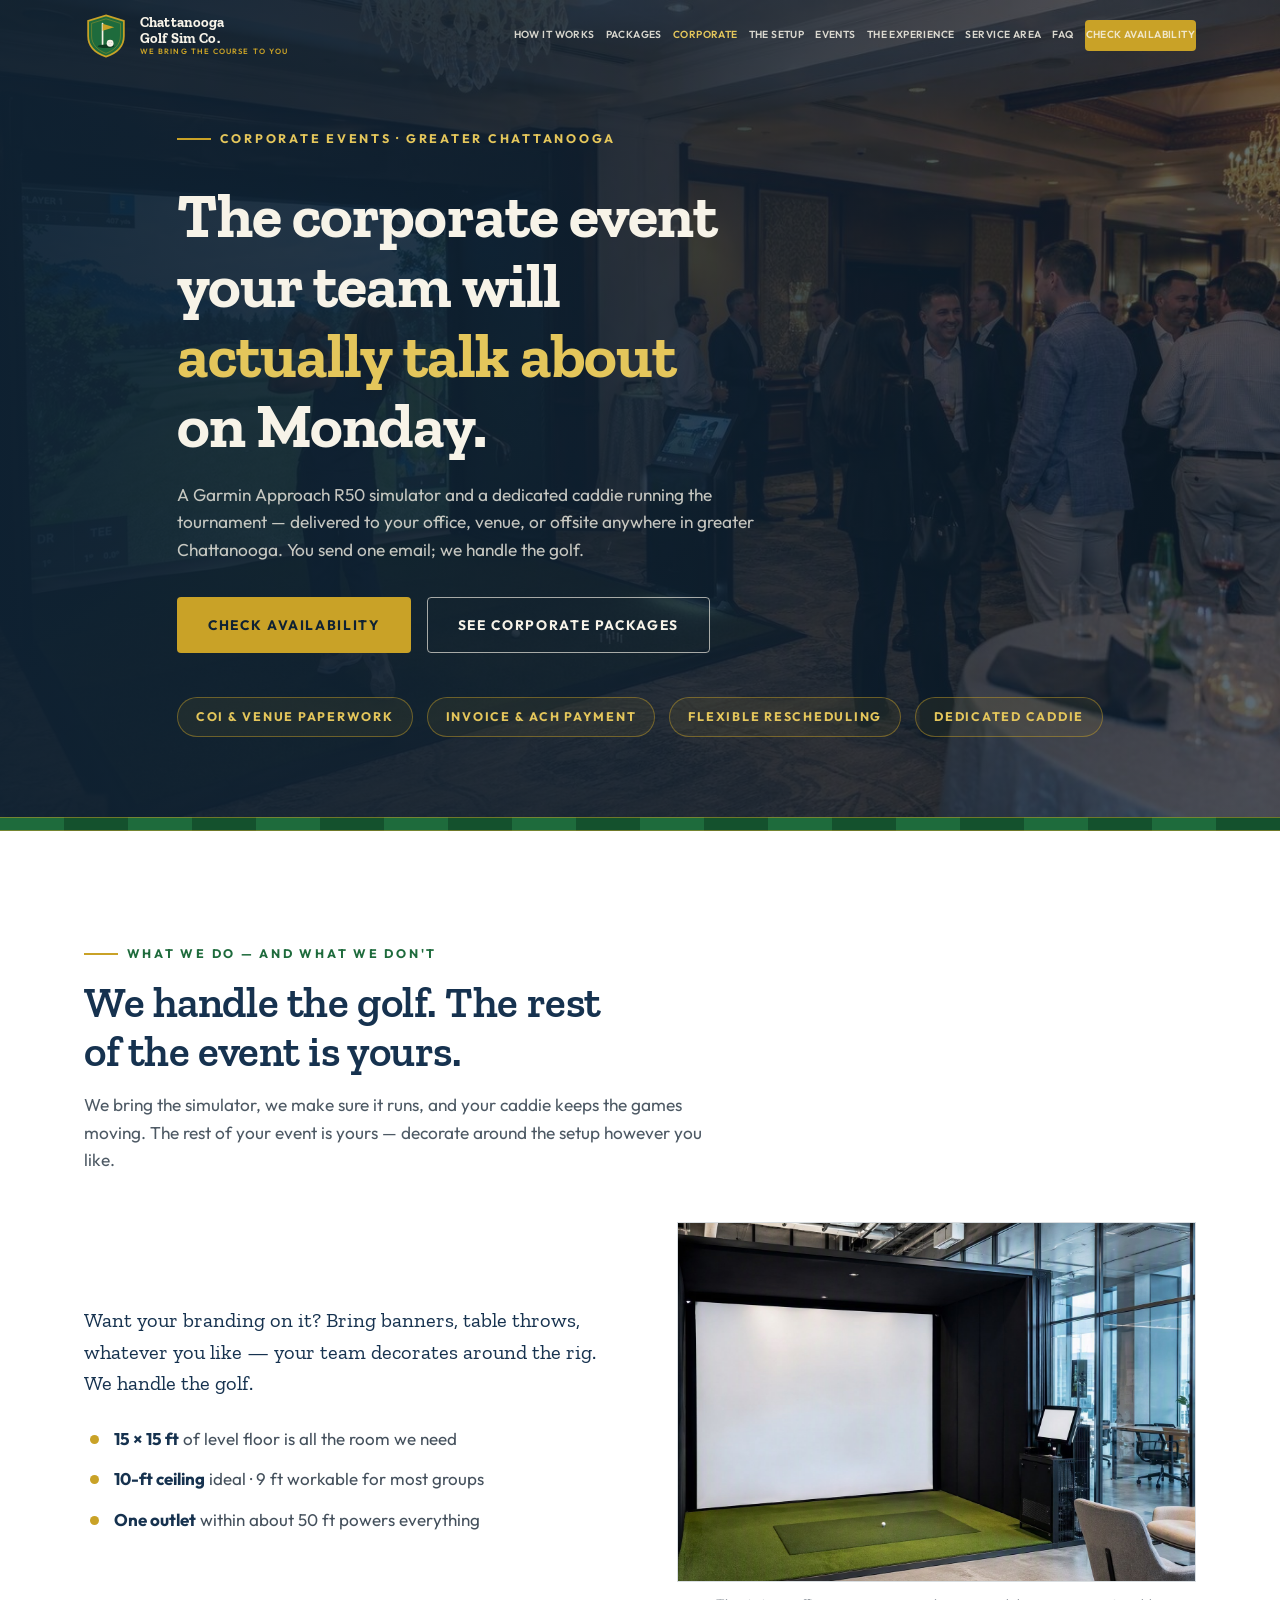
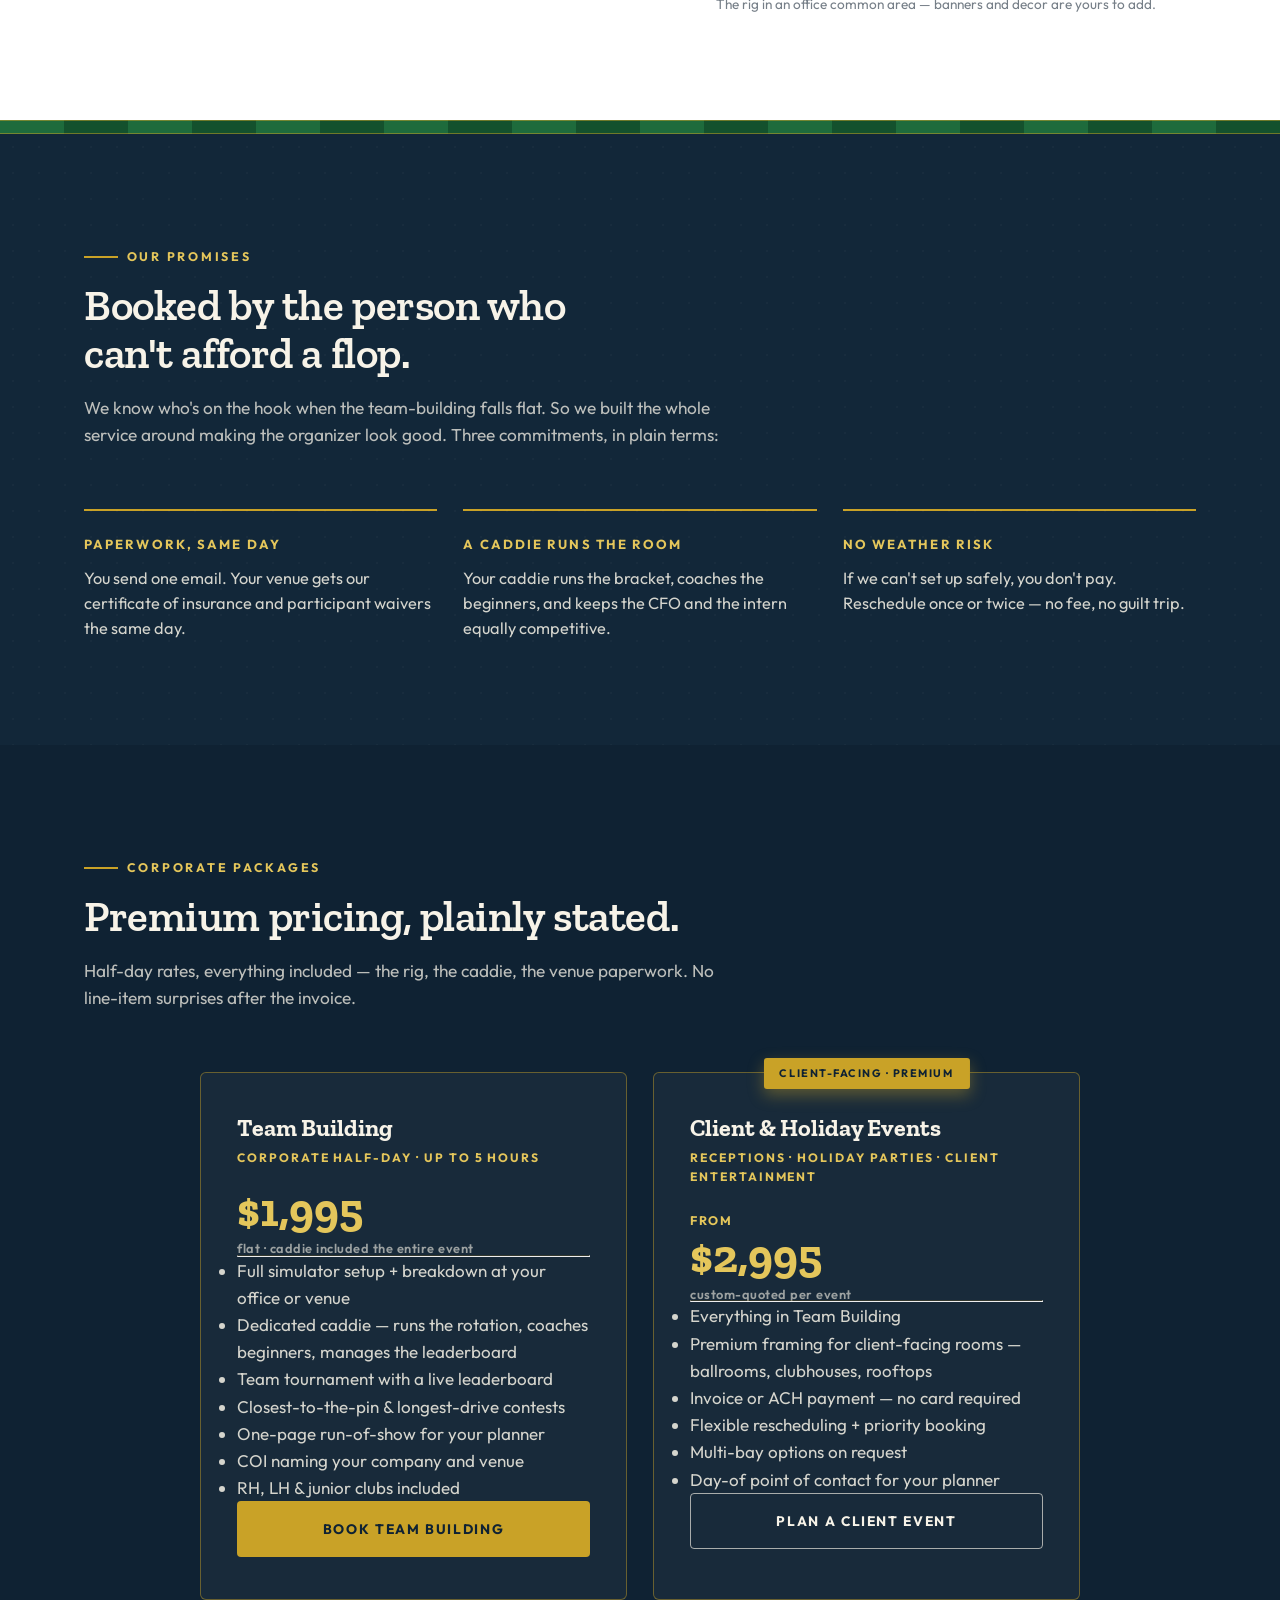
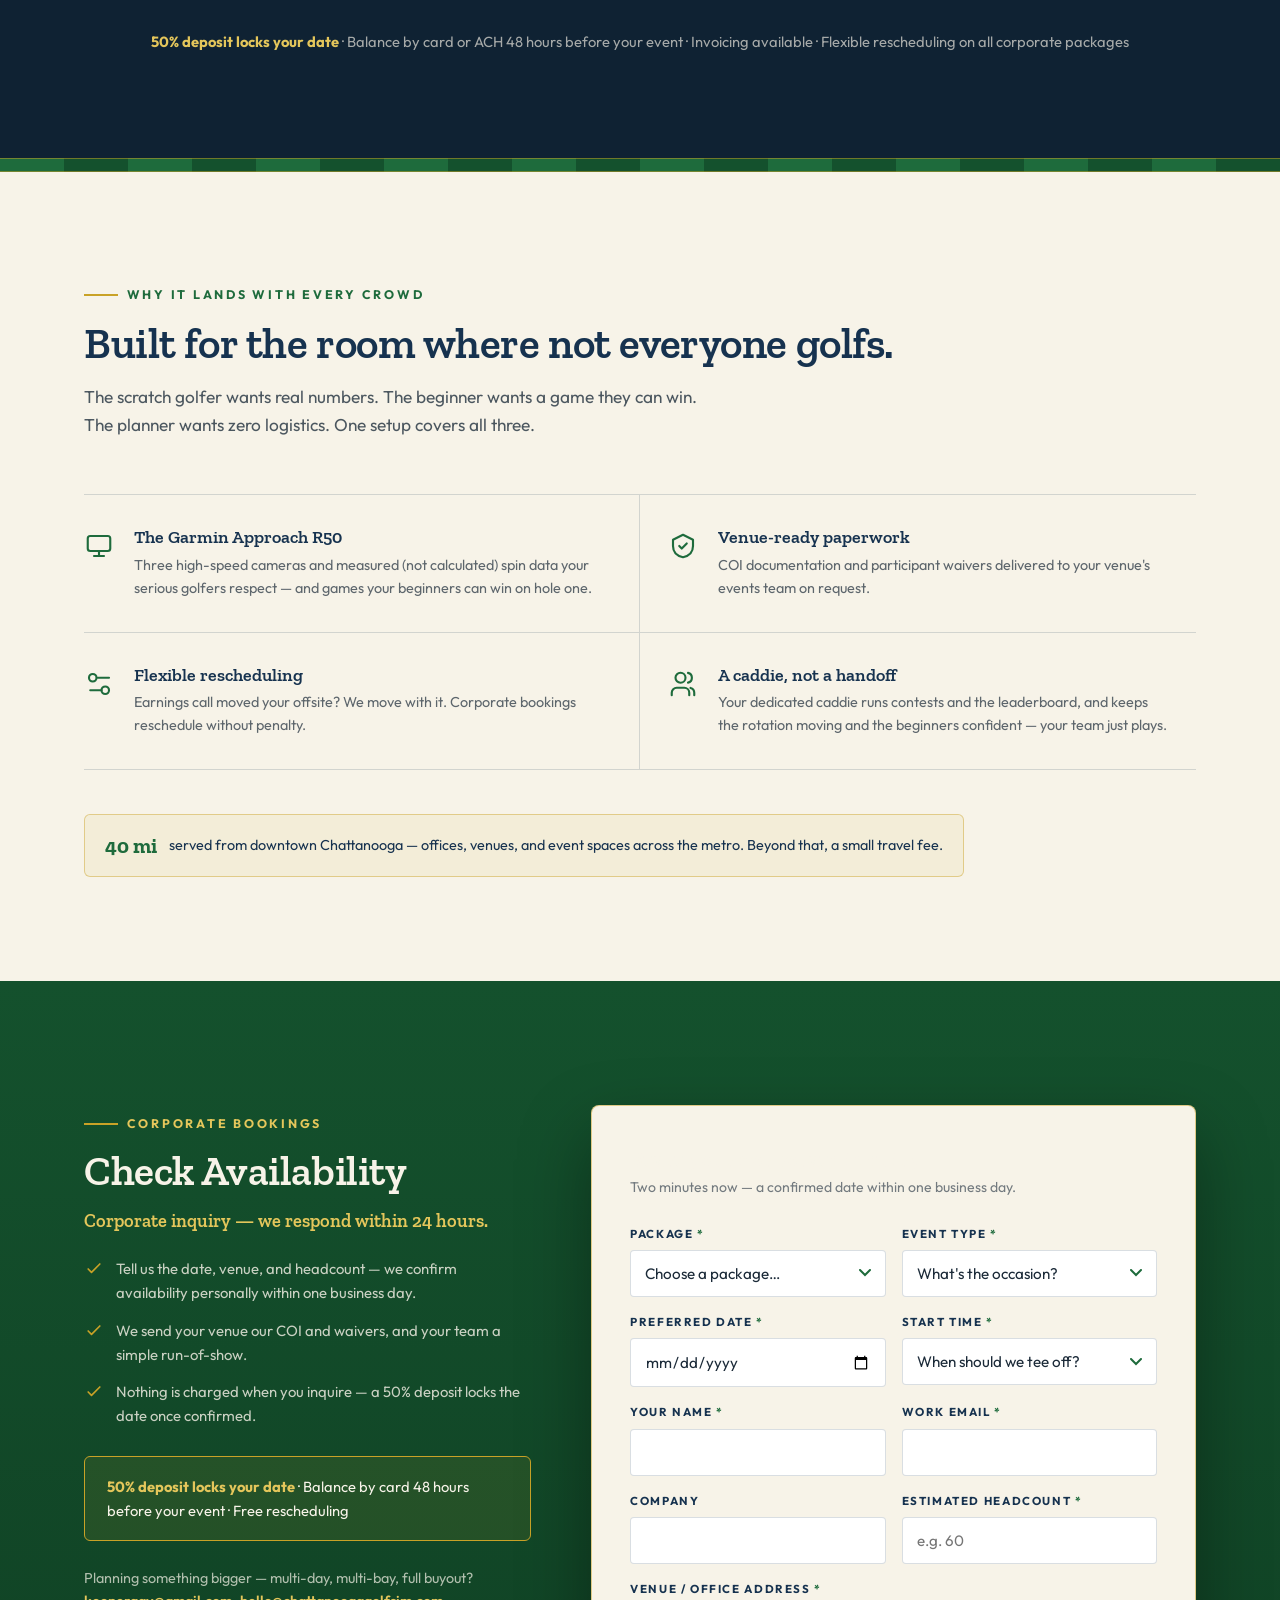
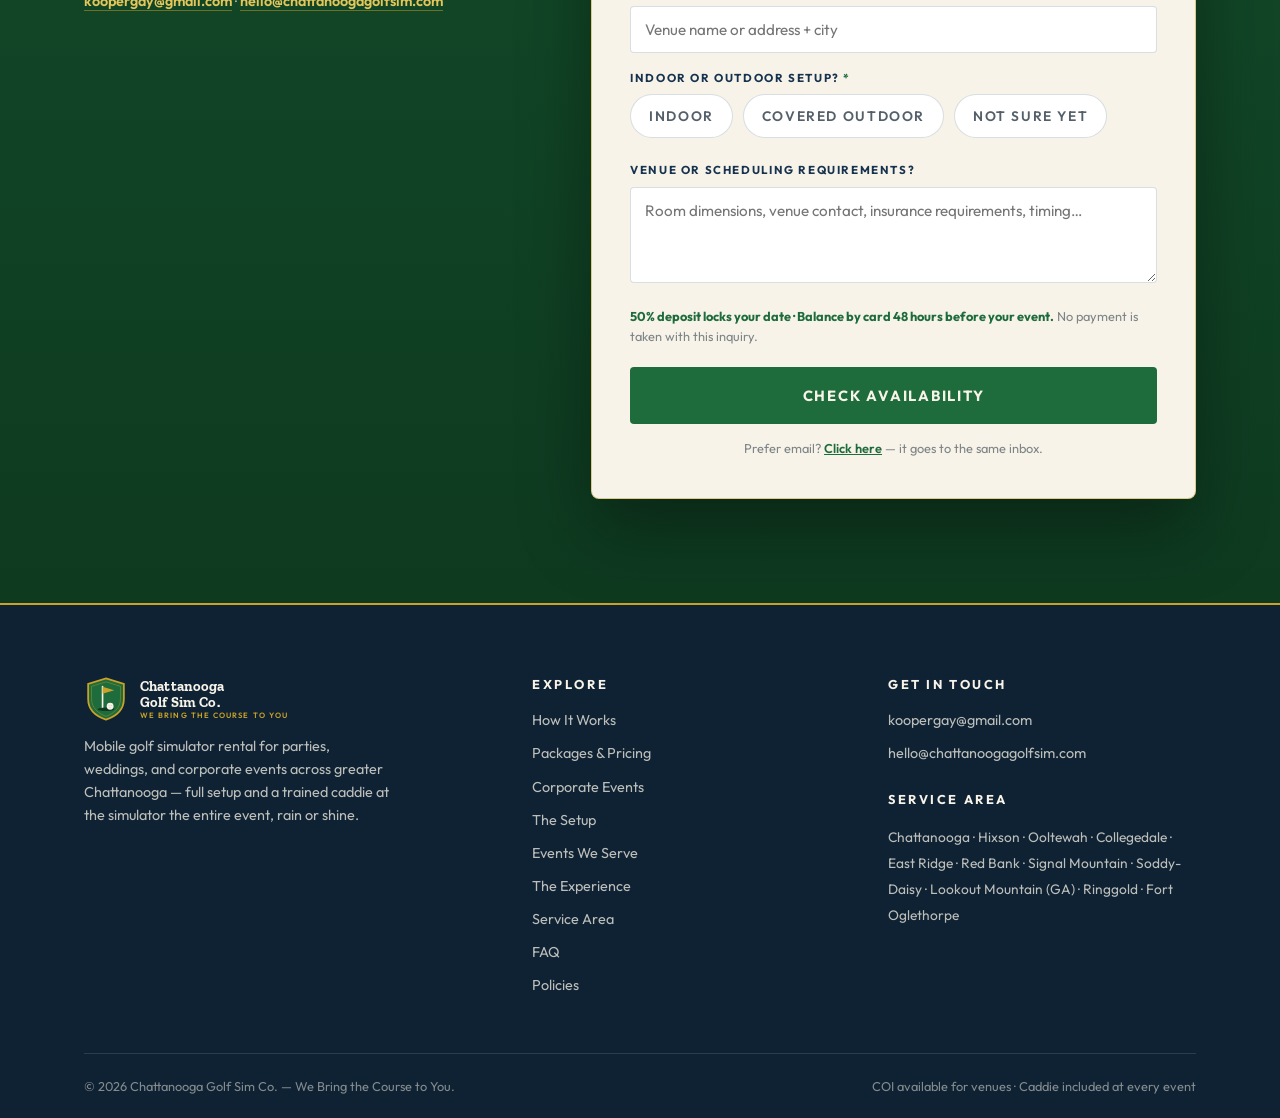
<file: corporate.html>
<!DOCTYPE html>
<html lang="en">
<head>
<meta charset="UTF-8">
<meta name="viewport" content="width=device-width, initial-scale=1.0">
<title>Corporate Event Entertainment Chattanooga TN | Team Building &amp; Holiday Parties — Chattanooga Golf Sim Co.</title>
<meta name="description" content="Premium corporate golf simulator events in Chattanooga, TN. Team building half-days $1,995, client & holiday events from $2,995. COI docs and a dedicated caddie included.">
<meta name="robots" content="index, follow">
<meta name="theme-color" content="#16324F">
<meta property="og:type" content="website">
<meta property="og:title" content="Corporate Event Entertainment in Chattanooga — Chattanooga Golf Sim Co.">
<meta property="og:description" content="Team building half-days $1,995 · client & holiday events from $2,995. COI docs and a dedicated caddie included.">
<meta property="og:image" content="https://chattanoogagolfsim.com/assets/gallery-corporate.jpg">
<meta property="og:url" content="https://chattanoogagolfsim.com/corporate.html">
<link rel="canonical" href="https://chattanoogagolfsim.com/corporate.html">
<meta property="og:image:width" content="1536">
<meta property="og:image:height" content="980">
<meta name="twitter:card" content="summary_large_image">
<meta name="twitter:title" content="Corporate Event Entertainment Chattanooga — Chattanooga Golf Sim Co.">
<meta name="twitter:description" content="Team building $1,995 · client &amp; holiday events from $2,995. COI docs and a dedicated caddie included.">
<meta name="twitter:image" content="https://chattanoogagolfsim.com/assets/gallery-corporate.jpg">
<meta property="og:locale" content="en_US">
<link rel="icon" type="image/svg+xml" href="assets/logo.svg">
<link rel="apple-touch-icon" href="assets/logo.svg">
<link rel="preconnect" href="https://fonts.googleapis.com">
<link rel="preconnect" href="https://fonts.gstatic.com" crossorigin>
<link href="https://fonts.googleapis.com/css2?family=Outfit:wght@400;500;600;700&family=Zilla+Slab:wght@500;600;700&display=swap" rel="stylesheet">
<link rel="preload" as="image" href="assets/gallery-corporate.jpg" imagesrcset="assets/gallery-corporate-900.jpg 900w, assets/gallery-corporate-1400.jpg 1400w, assets/gallery-corporate.jpg 1536w" imagesizes="100vw">
<link rel="stylesheet" href="styles.css">

<script type="application/ld+json">
{
  "@context": "https://schema.org",
  "@type": "Service",
  "name": "Corporate Golf Simulator Events — Chattanooga Golf Sim Co.",
  "provider": {
    "@type": "LocalBusiness",
    "name": "Chattanooga Golf Sim Co.",
    "email": "hello@chattanoogagolfsim.com",
    "priceRange": "$495-$2995",
    "address": { "@type": "PostalAddress", "addressLocality": "Chattanooga", "addressRegion": "TN", "addressCountry": "US" }
  },
  "serviceType": "Corporate event entertainment — mobile golf simulator rental",
  "areaServed": [
    { "@type": "City", "name": "Chattanooga, TN" },
    { "@type": "City", "name": "Hixson, TN" },
    { "@type": "City", "name": "Ooltewah, TN" },
    { "@type": "City", "name": "Collegedale, TN" },
    { "@type": "City", "name": "East Ridge, TN" },
    { "@type": "City", "name": "Red Bank, TN" },
    { "@type": "City", "name": "Signal Mountain, TN" },
    { "@type": "City", "name": "Soddy-Daisy, TN" },
    { "@type": "City", "name": "Lookout Mountain, GA" },
    { "@type": "City", "name": "Ringgold, GA" },
    { "@type": "City", "name": "Fort Oglethorpe, GA" }
  ],
  "offers": [
    { "@type": "Offer", "name": "Team Building — corporate half-day", "price": "1995", "priceCurrency": "USD" },
    { "@type": "Offer", "name": "Client & Holiday Events", "priceSpecification": { "@type": "PriceSpecification", "minPrice": "2995", "priceCurrency": "USD" } }
  ]
}
</script>
</head>

<body>

<!-- ================= HEADER ================= -->
<header class="site-header">
  <div class="wrap header-inner">
    <a class="brand" href="index.html" aria-label="Chattanooga Golf Sim Co. — home">
      <img src="assets/logo.svg" alt="Chattanooga Golf Sim Co. logo — golf flag crest" width="44" height="44">
      <span class="brand-name">Chattanooga<br>Golf Sim Co.<small>We Bring the Course to You</small></span>
    </a>
    <nav class="main-nav" aria-label="Main navigation">
      <a href="index.html#how-it-works">How It Works</a>
      <a href="index.html#packages">Packages</a>
      <a href="corporate.html" aria-current="page" style="color:var(--gold-soft)">Corporate</a>
      <a href="setup.html">The Setup</a>
      <a href="index.html#events">Events</a>
      <a href="index.html#experience">The Experience</a>
      <a href="index.html#service-area">Service Area</a>
      <a href="index.html#faq">FAQ</a>
      <a class="nav-phone" href="mailto:koopergay@gmail.com">koopergay@gmail.com</a>
      <a href="#corporate-book" class="btn btn-gold header-cta">Check Availability</a>
    </nav>
    <button class="nav-toggle" aria-label="Toggle menu" aria-expanded="false"><span></span></button>
  </div>
</header>

<main>

<!-- ================= CORPORATE HERO ================= -->
<section class="corp-hero" aria-label="Corporate events introduction">
  <div class="hero-bg">
    <img src="assets/gallery-corporate.jpg" srcset="assets/gallery-corporate-900.jpg 900w, assets/gallery-corporate-1400.jpg 1400w, assets/gallery-corporate.jpg 1536w" sizes="100vw" width="1536" height="980" alt="A golf simulator set up at a corporate event — a guest mid-swing while colleagues network in a hotel ballroom" fetchpriority="high">
  </div>
  <div class="wrap" style="position:relative;z-index:2;padding-top:calc(var(--header-h) + 48px);padding-bottom:80px">
    <p class="eyebrow" style="color:var(--gold-soft)">Corporate Events · Greater Chattanooga</p>
    <h1>The corporate event your team will <em>actually talk about</em> on Monday.</h1>
    <p class="lede" style="color:rgba(247,243,232,.78);max-width:56ch">A Garmin Approach R50 simulator and a dedicated caddie running the tournament — delivered to your office, venue, or offsite anywhere in greater Chattanooga. You send one email; we handle the golf.</p>
    <div class="hero-ctas" style="margin-top:34px">
      <a href="#corporate-book" class="btn btn-gold">Check Availability</a>
      <a href="#corporate-packages" class="btn btn-outline">See Corporate Packages</a>
    </div>
    <div class="corp-perks">
      <span>COI &amp; venue paperwork</span>
      <span>Invoice &amp; ACH payment</span>
      <span>Flexible rescheduling</span>
      <span>Dedicated caddie</span>
    </div>
  </div>
</section>

<div class="fairway" aria-hidden="true"></div>

<!-- ================= WHAT WE DO — AND WHAT WE DON'T ================= -->
<section class="section section-paper">
  <div class="wrap">
    <p class="eyebrow reveal">What we do — and what we don't</p>
    <h2 class="reveal" style="max-width:22ch">We handle the golf. The rest of the event is yours.</h2>
    <p class="lede reveal reveal-d1">We bring the simulator, we make sure it runs, and your caddie keeps the games moving. The rest of your event is yours — decorate around the setup however you like.</p>
    <div class="decor-grid">
      <div class="reveal">
        <p style="font-family:var(--serif);font-size:1.28rem;line-height:1.55;color:var(--navy);margin:0 0 22px">Want your branding on it? Bring banners, table throws, whatever you like — your team decorates around the rig. We handle the golf.</p>
        <ul class="space-list">
          <li><strong>15 × 15 ft</strong> of level floor is all the room we need</li>
          <li><strong>10-ft ceiling</strong> ideal · 9 ft workable for most groups</li>
          <li><strong>One outlet</strong> within about 50 ft powers everything</li>
        </ul>
      </div>
      <figure class="reveal reveal-d1">
        <img src="assets/setup-corporate-office.jpg" alt="The simulator set up in a corporate office common area, ready for a team event." loading="lazy">
        <figcaption>The rig in an office common area — banners and decor are yours to add.</figcaption>
      </figure>
    </div>
  </div>
</section>

<div class="fairway" aria-hidden="true"></div>

<!-- ================= OUR PROMISES ================= -->
<section class="section section-dark">
  <div class="dimples" aria-hidden="true"></div>
  <div class="wrap on-dark">
    <p class="eyebrow reveal">Our promises</p>
    <h2 class="reveal" style="max-width:20ch">Booked by the person who can't afford a flop.</h2>
    <p class="lede reveal reveal-d1">We know who's on the hook when the team-building falls flat. So we built the whole service around making the organizer look good. Three commitments, in plain terms:</p>
    <div class="promises">
      <div class="promise reveal">
        <h3>Paperwork, same day</h3>
        <p>You send one email. Your venue gets our certificate of insurance and participant waivers the same day.</p>
      </div>
      <div class="promise reveal reveal-d1">
        <h3>A caddie runs the room</h3>
        <p>Your caddie runs the bracket, coaches the beginners, and keeps the CFO and the intern equally competitive.</p>
      </div>
      <div class="promise reveal reveal-d2">
        <h3>No weather risk</h3>
        <p>If we can't set up safely, you don't pay. Reschedule once or twice — no fee, no guilt trip.</p>
      </div>
    </div>
  </div>
</section>

<!-- ================= CORPORATE PACKAGES ================= -->
<section id="corporate-packages" class="section" style="background:var(--navy-deep);color:var(--cream)">
  <div class="wrap on-dark">
    <p class="eyebrow reveal">Corporate packages</p>
    <h2 class="reveal">Premium pricing, plainly stated.</h2>
    <p class="lede reveal reveal-d1">Half-day rates, everything included — the rig, the caddie, the venue paperwork. No line-item surprises after the invoice.</p>

    <div class="packages packages-two">
      <article class="pkg-corp reveal">
        <h3 class="pkg-name">Team Building</h3>
        <p class="pkg-kind">Corporate Half-Day · Up to 5 Hours</p>
        <p class="pkg-price">$1,995<small>flat · caddie included the entire event</small></p>
        <hr>
        <ul>
          <li>Full simulator setup + breakdown at your office or venue</li>
          <li>Dedicated caddie — runs the rotation, coaches beginners, manages the leaderboard</li>
          <li>Team tournament with a live leaderboard</li>
          <li>Closest-to-the-pin &amp; longest-drive contests</li>
          <li>One-page run-of-show for your planner</li>
          <li>COI naming your company and venue</li>
          <li>RH, LH &amp; junior clubs included</li>
        </ul>
        <a href="#corporate-book" class="btn btn-gold" data-corp-package="Team Building — corporate half-day ($1,995)">Book Team Building</a>
      </article>

      <article class="pkg-corp reveal reveal-d1">
        <span class="pkg-flag">Client-facing · premium</span>
        <h3 class="pkg-name">Client &amp; Holiday Events</h3>
        <p class="pkg-kind">Receptions · Holiday Parties · Client Entertainment</p>
        <p class="pkg-price"><small style="font-family:var(--sans);font-size:.78rem;font-weight:700;letter-spacing:.14em;text-transform:uppercase;display:block;margin-bottom:6px;color:var(--gold-soft)">From</small>$2,995<small>custom-quoted per event</small></p>
        <hr>
        <ul>
          <li>Everything in Team Building</li>
          <li>Premium framing for client-facing rooms — ballrooms, clubhouses, rooftops</li>
          <li>Invoice or ACH payment — no card required</li>
          <li>Flexible rescheduling + priority booking</li>
          <li>Multi-bay options on request</li>
          <li>Day-of point of contact for your planner</li>
        </ul>
        <a href="#corporate-book" class="btn btn-outline" data-corp-package="Client &amp; Holiday Event (from $2,995)">Plan a Client Event</a>
      </article>
    </div>

    <p class="corp-note reveal"><strong>50% deposit locks your date</strong> · Balance by card or ACH 48 hours before your event · Invoicing available · Flexible rescheduling on all corporate packages</p>
  </div>
</section>

<div class="fairway" aria-hidden="true"></div>

<!-- ================= WHY IT WORKS FOR CORPORATE ================= -->
<section class="section section-cream">
  <div class="wrap">
    <p class="eyebrow reveal">Why it lands with every crowd</p>
    <h2 class="reveal">Built for the room where not everyone golfs.</h2>
    <p class="lede reveal reveal-d1">The scratch golfer wants real numbers. The beginner wants a game they can win. The planner wants zero logistics. One setup covers all three.</p>
    <div class="why-grid">
      <div class="why-item reveal">
        <svg viewBox="0 0 24 24"><rect x="3" y="4" width="18" height="12" rx="2"/><path d="M8 20h8M12 16v4"/></svg>
        <div>
          <h3>The Garmin Approach R50</h3>
          <p>Three high-speed cameras and measured (not calculated) spin data your serious golfers respect — and games your beginners can win on hole one.</p>
        </div>
      </div>
      <div class="why-item reveal reveal-d1">
        <svg viewBox="0 0 24 24"><path d="M12 3l8 4v5c0 5-3.5 8-8 9-4.5-1-8-4-8-9V7z"/><path d="M9 12l2 2 4-4"/></svg>
        <div>
          <h3>Venue-ready paperwork</h3>
          <p>COI documentation and participant waivers delivered to your venue's events team on request.</p>
        </div>
      </div>
      <div class="why-item reveal">
        <svg viewBox="0 0 24 24"><path d="M20 7h-9M14 17H5"/><circle cx="17" cy="17" r="3"/><circle cx="7" cy="7" r="3"/></svg>
        <div>
          <h3>Flexible rescheduling</h3>
          <p>Earnings call moved your offsite? We move with it. Corporate bookings reschedule without penalty.</p>
        </div>
      </div>
      <div class="why-item reveal reveal-d1">
        <svg viewBox="0 0 24 24"><path d="M17 21v-2a4 4 0 0 0-4-4H7a4 4 0 0 0-4 4v2"/><circle cx="10" cy="7" r="4"/><path d="M21 21v-2a4 4 0 0 0-3-3.85M16 3.1a4 4 0 0 1 0 7.8"/></svg>
        <div>
          <h3>A caddie, not a handoff</h3>
          <p>Your dedicated caddie runs contests and the leaderboard, and keeps the rotation moving and the beginners confident — your team just plays.</p>
        </div>
      </div>
    </div>

    <div class="radius-badge reveal" style="margin-top:44px">
      <strong>40 mi</strong>
      <span>served from downtown Chattanooga — offices, venues, and event spaces across the metro. Beyond that, a small travel fee.</span>
    </div>
  </div>
</section>

<!-- ================= CORPORATE BOOKING ================= -->
<section id="corporate-book" class="section section-green">
  <div class="wrap on-dark">
    <div class="booking-grid">
      <div class="booking-side">
        <p class="eyebrow reveal">Corporate bookings</p>
        <h2 class="reveal" style="font-size:clamp(2rem,3.4vw,2.6rem)">Check Availability</h2>
        <h3 class="reveal reveal-d1" style="font-size:1.15rem;color:var(--gold-soft)">Corporate inquiry — we respond within 24 hours.</h3>
        <ul class="reveal reveal-d1">
          <li><svg viewBox="0 0 24 24"><path d="M5 12l4 4L19 6"/></svg>Tell us the date, venue, and headcount — we confirm availability personally within one business day.</li>
          <li><svg viewBox="0 0 24 24"><path d="M5 12l4 4L19 6"/></svg>We send your venue our COI and waivers, and your team a simple run-of-show.</li>
          <li><svg viewBox="0 0 24 24"><path d="M5 12l4 4L19 6"/></svg>Nothing is charged when you inquire — a 50% deposit locks the date once confirmed.</li>
        </ul>
        <div class="booking-deposit reveal reveal-d2">
          <strong>50% deposit locks your date</strong> · Balance by card 48 hours before your event · Free rescheduling
        </div>
        <p class="mail-line reveal reveal-d2">Planning something bigger — multi-day, multi-bay, full buyout?<br><a href="mailto:koopergay@gmail.com?subject=Corporate%20inquiry%20—%20custom%20event">koopergay@gmail.com</a> · <a href="mailto:hello@chattanoogagolfsim.com?subject=Corporate%20inquiry%20—%20custom%20event">hello@chattanoogagolfsim.com</a></p>
      </div>

      <form id="corp-booking-form" class="booking-form reveal reveal-d1" data-booking data-inquiry="corporate" novalidate>
        <h3>Start your corporate inquiry</h3>
        <p class="form-sub">Two minutes now — a confirmed date within one business day.</p>

        <div class="form-row">
          <div class="field">
            <label for="corp-package">Package <span class="req">*</span></label>
            <select id="corp-package" name="Package" required>
              <option value="" disabled selected>Choose a package…</option>
              <option>Team Building — corporate half-day ($1,995)</option>
              <option>Client &amp; Holiday Event (from $2,995)</option>
              <option>Multi-day / custom — let's talk</option>
            </select>
          </div>
          <div class="field">
            <label for="corp-event-type">Event type <span class="req">*</span></label>
            <select id="corp-event-type" name="Event type" required>
              <option value="" disabled selected>What's the occasion?</option>
              <option>Team building / offsite</option>
              <option>Holiday party</option>
              <option>Client entertainment / appreciation</option>
              <option>Conference / trade show activation</option>
              <option>Company milestone / celebration</option>
              <option>Something else</option>
            </select>
          </div>
        </div>

        <div class="form-row">
          <div class="field">
            <label for="corp-date">Preferred date <span class="req">*</span></label>
            <input type="date" id="corp-date" name="Preferred date" required>
          </div>
          <div class="field">
            <label for="corp-time">Start time <span class="req">*</span></label>
            <select id="corp-time" name="Start time" required>
              <option value="" disabled selected>When should we tee off?</option>
              <option>Morning (9 AM – noon)</option>
              <option>Afternoon (noon – 4 PM)</option>
              <option>Evening (4 – 8 PM)</option>
              <option>Night (after 8 PM)</option>
            </select>
          </div>
        </div>

        <div class="form-row">
          <div class="field">
            <label for="corp-name">Your name <span class="req">*</span></label>
            <input type="text" id="corp-name" name="Name" autocomplete="name" required>
          </div>
          <div class="field">
            <label for="corp-email">Work email <span class="req">*</span></label>
            <input type="email" id="corp-email" name="Email" autocomplete="email" required>
          </div>
        </div>

        <div class="form-row">
          <div class="field">
            <label for="corp-company">Company</label>
            <input type="text" id="corp-company" name="Company" autocomplete="organization">
          </div>
          <div class="field">
            <label for="corp-guests">Estimated headcount <span class="req">*</span></label>
            <input type="number" id="corp-guests" name="Guest count" min="1" max="1000" placeholder="e.g. 60" required>
          </div>
        </div>

        <div class="form-row single">
          <div class="field">
            <label for="corp-venue">Venue / office address <span class="req">*</span></label>
            <input type="text" id="corp-venue" name="Venue address" placeholder="Venue name or address + city" autocomplete="street-address" required>
          </div>
        </div>

        <div class="form-row single">
          <div class="field">
            <label>Indoor or outdoor setup? <span class="req">*</span></label>
            <div class="radio-row">
              <label class="radio-pill"><input type="radio" name="Setup location" value="Indoor" required><span>Indoor</span></label>
              <label class="radio-pill"><input type="radio" name="Setup location" value="Covered outdoor"><span>Covered outdoor</span></label>
              <label class="radio-pill"><input type="radio" name="Setup location" value="Not sure yet"><span>Not sure yet</span></label>
            </div>
          </div>
        </div>

        <div class="form-row single">
          <div class="field">
            <label for="corp-notes">Venue or scheduling requirements?</label>
            <textarea id="corp-notes" name="Notes" placeholder="Room dimensions, venue contact, insurance requirements, timing…"></textarea>
          </div>
        </div>

        <p class="form-note"><strong>50% deposit locks your date · Balance by card 48 hours before your event.</strong> No payment is taken with this inquiry.</p>
        <button type="submit" class="btn btn-green">Check Availability</button>
        <div id="corp-form-status" class="form-status" role="status" aria-live="polite"></div>
        <p class="form-alt">Prefer email? <a href="mailto:hello@chattanoogagolfsim.com?subject=Corporate%20inquiry">Click here</a> — it goes to the same inbox.</p>
      </form>
    </div>
  </div>
</section>

</main>

<!-- ================= FOOTER ================= -->
<footer class="site-footer">
  <div class="wrap">
    <div class="footer-grid">
      <div class="footer-brand">
        <a class="brand" href="index.html" aria-label="Chattanooga Golf Sim Co. — home">
          <img src="assets/logo.svg" alt="Chattanooga Golf Sim Co. logo" width="44" height="44" loading="lazy">
          <span class="brand-name">Chattanooga<br>Golf Sim Co.<small>We Bring the Course to You</small></span>
        </a>
        <p>Mobile golf simulator rental for parties, weddings, and corporate events across greater Chattanooga — full setup and a trained caddie at the simulator the entire event, rain or shine.</p>
      </div>
      <div>
        <h4>Explore</h4>
        <ul class="footer-list">
          <li><a href="index.html#how-it-works">How It Works</a></li>
          <li><a href="index.html#packages">Packages &amp; Pricing</a></li>
          <li><a href="corporate.html">Corporate Events</a></li>
          <li><a href="setup.html">The Setup</a></li>
          <li><a href="index.html#events">Events We Serve</a></li>
          <li><a href="index.html#experience">The Experience</a></li>
          <li><a href="index.html#service-area">Service Area</a></li>
          <li><a href="index.html#faq">FAQ</a></li>
          <li><a href="policies.html">Policies</a></li>
        </ul>
      </div>
      <div>
        <h4>Get in touch</h4>
        <ul class="footer-list">
          <li><a href="mailto:koopergay@gmail.com">koopergay@gmail.com</a></li>
          <li><a href="mailto:hello@chattanoogagolfsim.com">hello@chattanoogagolfsim.com</a></li>
        </ul>
        <h4 style="margin-top:26px">Service area</h4>
        <p class="footer-towns">Chattanooga · Hixson · Ooltewah · Collegedale · East Ridge · Red Bank · Signal Mountain · Soddy-Daisy · Lookout Mountain (GA) · Ringgold · Fort Oglethorpe</p>
      </div>
    </div>
    <div class="footer-bar">
      <span>© <span data-year>2026</span> Chattanooga Golf Sim Co. — We Bring the Course to You.</span>
      <span>COI available for venues · Caddie included at every event</span>
    </div>
  </div>
</footer>

<script src="app.js" defer></script>
</body>
</html>
</file>
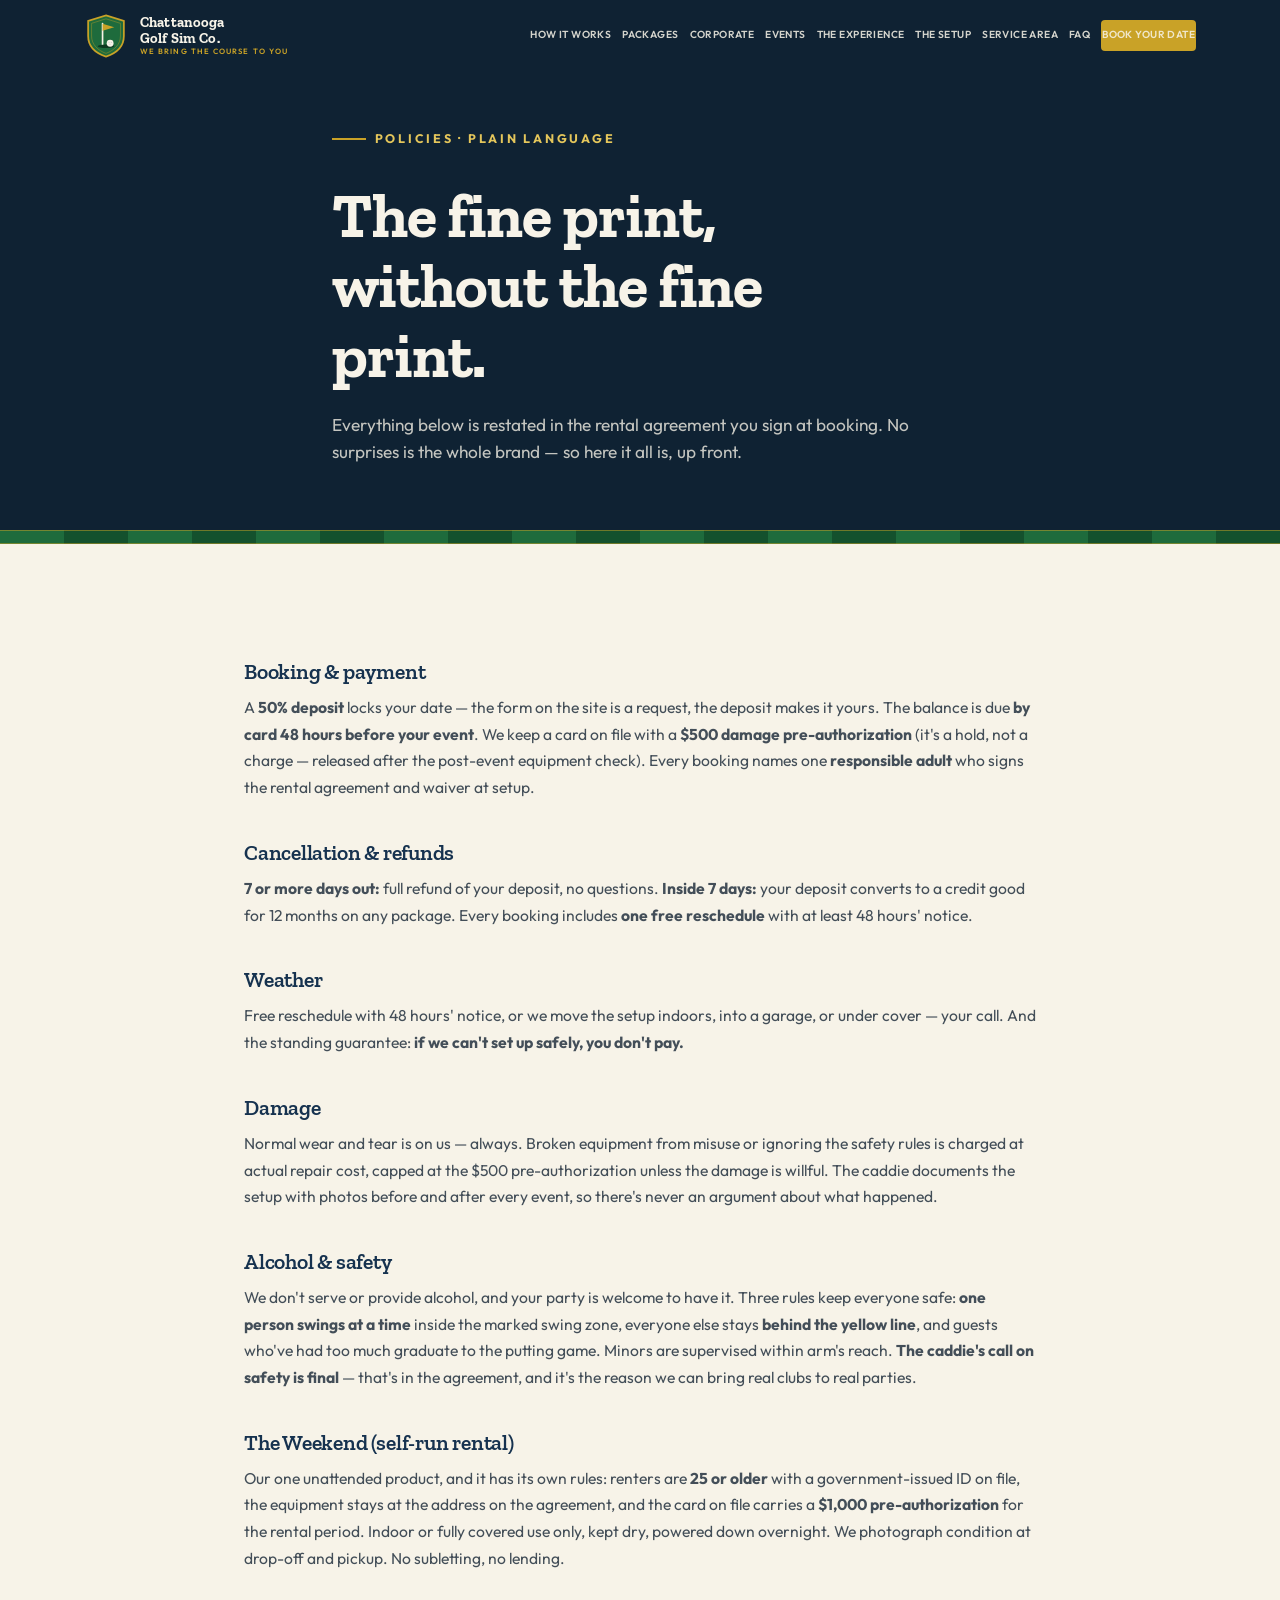
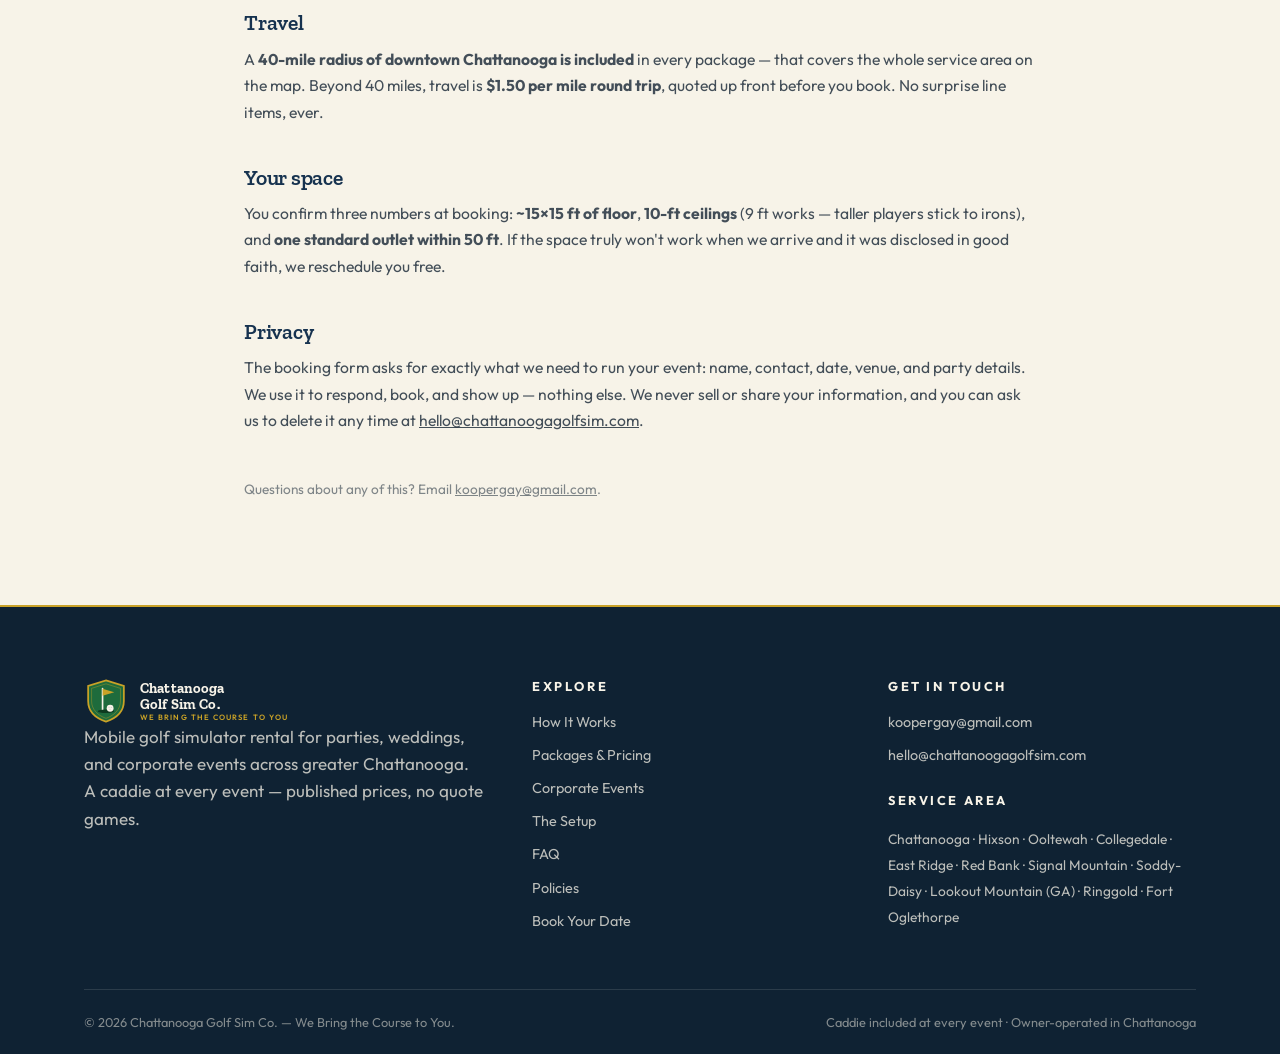
<file: policies.html>
<!DOCTYPE html>
<html lang="en">
<head>
<meta charset="UTF-8">
<meta name="viewport" content="width=device-width, initial-scale=1.0">
<title>Policies — Booking, Cancellation &amp; Damage | Chattanooga Golf Sim Co.</title>
<meta name="description" content="Plain-language policies for Chattanooga Golf Sim: deposits, cancellation and refunds, weather guarantee, damage hold, alcohol &amp; safety rules, Weekend rental terms, and travel fees.">
<meta name="robots" content="index, follow">
<meta name="theme-color" content="#16324F">
<meta property="og:type" content="website">
<meta property="og:title" content="Policies — Chattanooga Golf Sim Co.">
<meta property="og:description" content="Deposits, cancellation, weather guarantee, damage hold, and safety rules — in plain language.">
<meta property="og:image" content="https://chattanoogagolfsim.com/assets/setup-hero-dusk-v2.jpg">
<meta property="og:url" content="https://chattanoogagolfsim.com/policies.html">
<link rel="canonical" href="https://chattanoogagolfsim.com/policies.html">
<meta name="twitter:card" content="summary_large_image">
<meta name="twitter:image" content="https://chattanoogagolfsim.com/assets/setup-hero-dusk-v2.jpg">
<meta property="og:locale" content="en_US">
<link rel="icon" type="image/svg+xml" href="assets/logo.svg">
<link rel="apple-touch-icon" href="assets/logo.svg">
<link rel="preconnect" href="https://fonts.googleapis.com">
<link rel="preconnect" href="https://fonts.gstatic.com" crossorigin>
<link href="https://fonts.googleapis.com/css2?family=Outfit:wght@400;500;600;700&family=Zilla+Slab:wght@500;600;700&display=swap" rel="stylesheet">
<link rel="stylesheet" href="styles.css">
</head>

<body>

<!-- ================= HEADER ================= -->
<header class="site-header">
  <div class="wrap header-inner">
    <a class="brand" href="index.html" aria-label="Chattanooga Golf Sim Co. — home">
      <img src="assets/logo.svg" alt="Chattanooga Golf Sim Co. logo — golf flag crest" width="44" height="44">
      <span class="brand-name">Chattanooga<br>Golf Sim Co.<small>We Bring the Course to You</small></span>
    </a>
    <nav class="main-nav" aria-label="Main navigation">
      <a href="index.html#how-it-works">How It Works</a>
      <a href="index.html#packages">Packages</a>
      <a href="corporate.html">Corporate</a>
      <a href="index.html#events">Events</a>
      <a href="index.html#experience">The Experience</a>
      <a href="setup.html">The Setup</a>
      <a href="index.html#service-area">Service Area</a>
      <a href="index.html#faq">FAQ</a>
      <a class="nav-phone" href="mailto:koopergay@gmail.com">koopergay@gmail.com</a>
      <a href="index.html#book" class="btn btn-gold header-cta">Book Your Date</a>
    </nav>
    <button class="nav-toggle" aria-label="Toggle menu" aria-expanded="false"><span></span></button>
  </div>
</header>

<main>

<!-- ================= POLICIES HERO ================= -->
<section class="corp-hero" style="min-height:0" aria-label="Policies introduction">
  <div class="wrap" style="position:relative;z-index:2;padding-top:calc(var(--header-h) + 48px);padding-bottom:64px">
    <p class="eyebrow" style="color:var(--gold-soft)">Policies · Plain language</p>
    <h1>The fine print, without the fine print.</h1>
    <p class="lede" style="color:rgba(247,243,232,.78);max-width:56ch">Everything below is restated in the rental agreement you sign at booking. No surprises is the whole brand — so here it all is, up front.</p>
  </div>
</section>

<div class="fairway" aria-hidden="true"></div>

<!-- ================= POLICIES ================= -->
<section class="section section-cream" style="padding-top:72px">
  <div class="wrap" style="max-width:840px">
    <div style="font-size:.98rem;color:rgba(27,42,56,.82);line-height:1.7">

      <h2 style="font-size:1.35rem;margin:44px 0 10px">Booking &amp; payment</h2>
      <p>A <strong>50% deposit</strong> locks your date — the form on the site is a request, the deposit makes it yours. The balance is due <strong>by card 48 hours before your event</strong>. We keep a card on file with a <strong>$500 damage pre-authorization</strong> (it's a hold, not a charge — released after the post-event equipment check). Every booking names one <strong>responsible adult</strong> who signs the rental agreement and waiver at setup.</p>

      <h2 style="font-size:1.35rem;margin:40px 0 10px">Cancellation &amp; refunds</h2>
      <p><strong>7 or more days out:</strong> full refund of your deposit, no questions. <strong>Inside 7 days:</strong> your deposit converts to a credit good for 12 months on any package. Every booking includes <strong>one free reschedule</strong> with at least 48 hours' notice.</p>

      <h2 style="font-size:1.35rem;margin:40px 0 10px">Weather</h2>
      <p>Free reschedule with 48 hours' notice, or we move the setup indoors, into a garage, or under cover — your call. And the standing guarantee: <strong>if we can't set up safely, you don't pay.</strong></p>

      <h2 style="font-size:1.35rem;margin:40px 0 10px">Damage</h2>
      <p>Normal wear and tear is on us — always. Broken equipment from misuse or ignoring the safety rules is charged at actual repair cost, capped at the $500 pre-authorization unless the damage is willful. The caddie documents the setup with photos before and after every event, so there's never an argument about what happened.</p>

      <h2 style="font-size:1.35rem;margin:40px 0 10px">Alcohol &amp; safety</h2>
      <p>We don't serve or provide alcohol, and your party is welcome to have it. Three rules keep everyone safe: <strong>one person swings at a time</strong> inside the marked swing zone, everyone else stays <strong>behind the yellow line</strong>, and guests who've had too much graduate to the putting game. Minors are supervised within arm's reach. <strong>The caddie's call on safety is final</strong> — that's in the agreement, and it's the reason we can bring real clubs to real parties.</p>

      <h2 style="font-size:1.35rem;margin:40px 0 10px">The Weekend (self-run rental)</h2>
      <p>Our one unattended product, and it has its own rules: renters are <strong>25 or older</strong> with a government-issued ID on file, the equipment stays at the address on the agreement, and the card on file carries a <strong>$1,000 pre-authorization</strong> for the rental period. Indoor or fully covered use only, kept dry, powered down overnight. We photograph condition at drop-off and pickup. No subletting, no lending.</p>

      <h2 style="font-size:1.35rem;margin:40px 0 10px">Travel</h2>
      <p>A <strong>40-mile radius of downtown Chattanooga is included</strong> in every package — that covers the whole service area on the map. Beyond 40 miles, travel is <strong>$1.50 per mile round trip</strong>, quoted up front before you book. No surprise line items, ever.</p>

      <h2 style="font-size:1.35rem;margin:40px 0 10px">Your space</h2>
      <p>You confirm three numbers at booking: <strong>~15×15 ft of floor</strong>, <strong>10-ft ceilings</strong> (9 ft works — taller players stick to irons), and <strong>one standard outlet within 50 ft</strong>. If the space truly won't work when we arrive and it was disclosed in good faith, we reschedule you free.</p>

      <h2 style="font-size:1.35rem;margin:40px 0 10px">Privacy</h2>
      <p>The booking form asks for exactly what we need to run your event: name, contact, date, venue, and party details. We use it to respond, book, and show up — nothing else. We never sell or share your information, and you can ask us to delete it any time at <a href="mailto:hello@chattanoogagolfsim.com">hello@chattanoogagolfsim.com</a>.</p>

      <p style="margin-top:44px;font-size:.85rem;color:rgba(27,42,56,.55)">Questions about any of this? Email <a href="mailto:koopergay@gmail.com">koopergay@gmail.com</a>.</p>
    </div>
  </div>
</section>

</main>

<!-- ================= FOOTER ================= -->
<footer class="site-footer">
  <div class="wrap">
    <div class="footer-grid">
      <div>
        <a class="brand" href="index.html" aria-label="Chattanooga Golf Sim Co. — home">
          <img src="assets/logo.svg" alt="Chattanooga Golf Sim Co. logo" width="44" height="44">
          <span class="brand-name">Chattanooga<br>Golf Sim Co.<small>We Bring the Course to You</small></span>
        </a>
        <p class="footer-blurb">Mobile golf simulator rental for parties, weddings, and corporate events across greater Chattanooga. A caddie at every event — published prices, no quote games.</p>
      </div>
      <div>
        <h4>Explore</h4>
        <ul class="footer-list">
          <li><a href="index.html#how-it-works">How It Works</a></li>
          <li><a href="index.html#packages">Packages &amp; Pricing</a></li>
          <li><a href="corporate.html">Corporate Events</a></li>
          <li><a href="setup.html">The Setup</a></li>
          <li><a href="index.html#faq">FAQ</a></li>
          <li><a href="policies.html">Policies</a></li>
          <li><a href="index.html#book">Book Your Date</a></li>
        </ul>
      </div>
      <div>
        <h4>Get in touch</h4>
        <ul class="footer-list">
          <li><a href="mailto:koopergay@gmail.com">koopergay@gmail.com</a></li>
          <li><a href="mailto:hello@chattanoogagolfsim.com">hello@chattanoogagolfsim.com</a></li>
        </ul>
        <h4 style="margin-top:26px">Service area</h4>
        <p class="footer-towns">Chattanooga · Hixson · Ooltewah · Collegedale · East Ridge · Red Bank · Signal Mountain · Soddy-Daisy · Lookout Mountain (GA) · Ringgold · Fort Oglethorpe</p>
      </div>
    </div>
    <div class="footer-bar">
      <span>© <span data-year>2026</span> Chattanooga Golf Sim Co. — We Bring the Course to You.</span>
      <span>Caddie included at every event · Owner-operated in Chattanooga</span>
    </div>
  </div>
</footer>

<script src="app.js" defer></script>
</body>
</html>
</file>
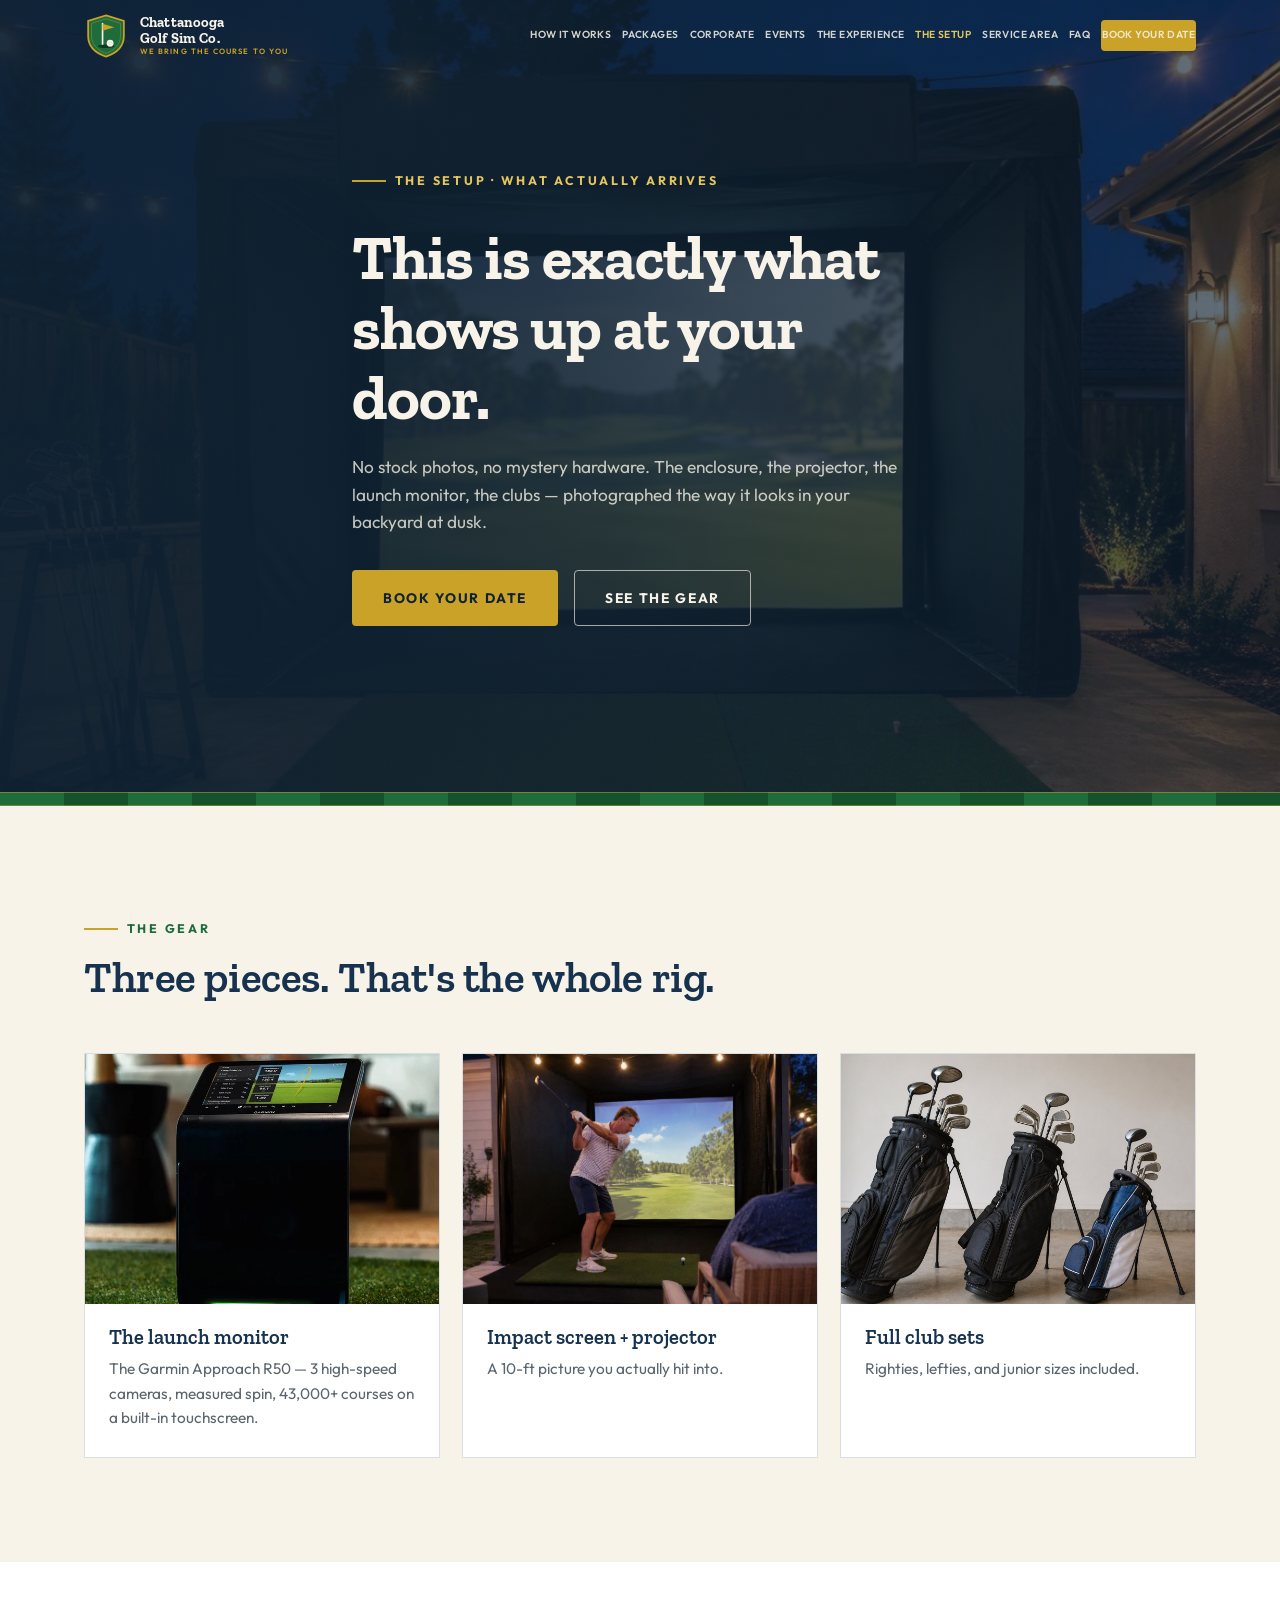
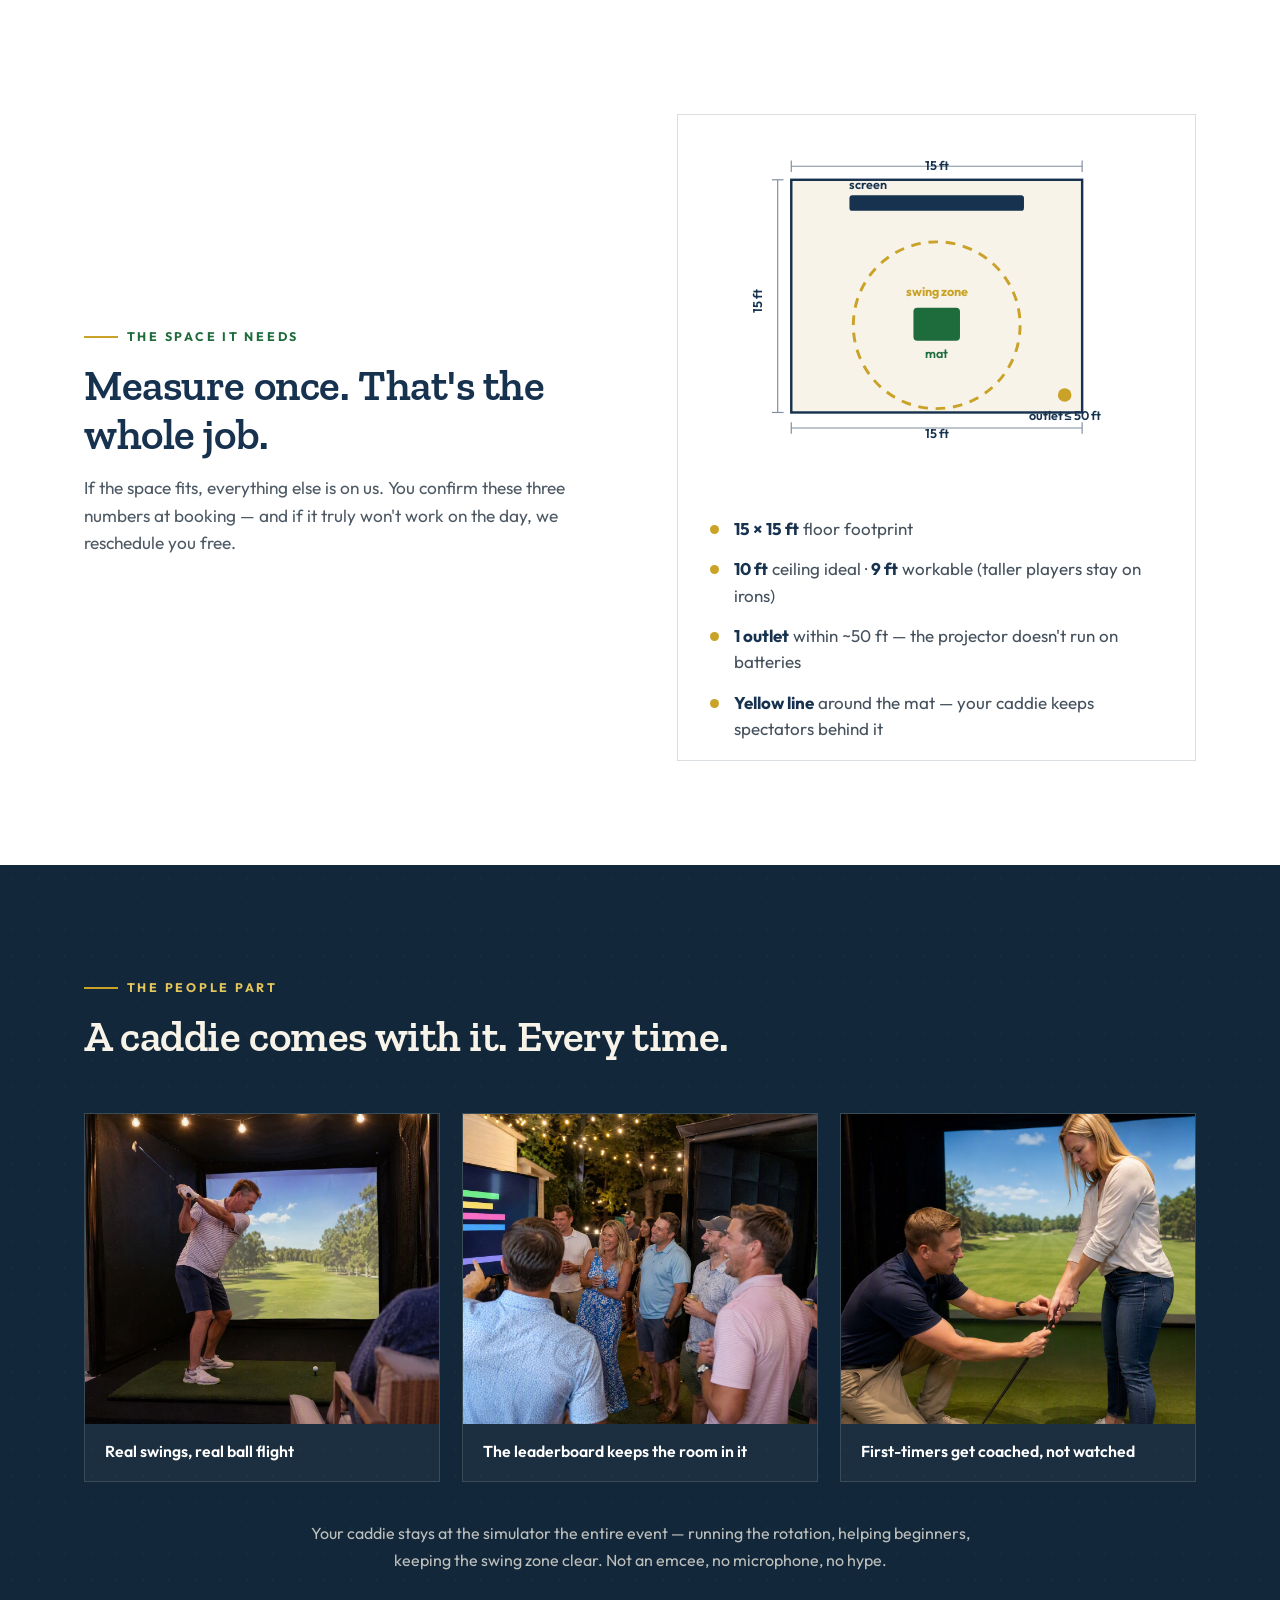
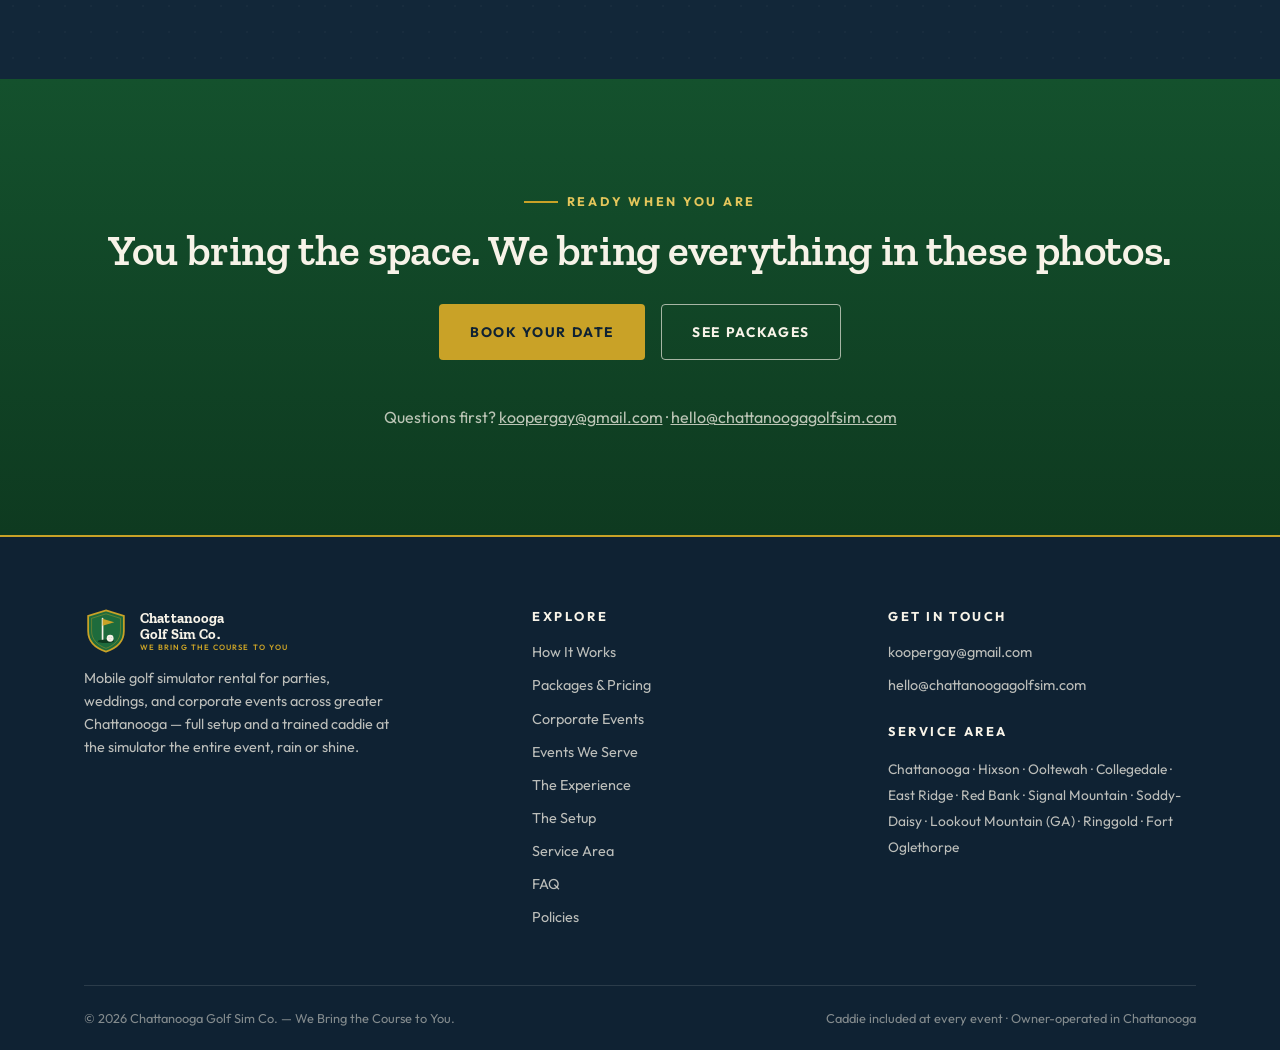
<file: setup.html>
<!DOCTYPE html>
<html lang="en">
<head>
<meta charset="UTF-8">
<meta name="viewport" content="width=device-width, initial-scale=1.0">
<title>The Setup — What Actually Shows Up | Chattanooga Golf Sim Co.</title>
<meta name="description" content="Exactly what arrives when you book a mobile golf simulator in Chattanooga: the enclosure, projector, Garmin R50 launch monitor, club sets, and the space it needs. No surprises at the door.">
<meta name="robots" content="index, follow">
<meta name="theme-color" content="#16324F">
<meta property="og:type" content="website">
<meta property="og:title" content="The Setup — Chattanooga Golf Sim Co.">
<meta property="og:description" content="This is exactly what shows up at your door: full enclosure, projector, Garmin R50, club sets, and a caddie to run it.">
<meta property="og:image" content="https://chattanoogagolfsim.com/assets/setup-hero-dusk-v2.jpg">
<meta property="og:url" content="https://chattanoogagolfsim.com/setup.html">
<link rel="canonical" href="https://chattanoogagolfsim.com/setup.html">
<meta name="twitter:card" content="summary_large_image">
<meta name="twitter:image" content="https://chattanoogagolfsim.com/assets/setup-hero-dusk-v2.jpg">
<meta property="og:locale" content="en_US">
<link rel="icon" type="image/svg+xml" href="assets/logo.svg">
<link rel="apple-touch-icon" href="assets/logo.svg">
<link rel="preconnect" href="https://fonts.googleapis.com">
<link rel="preconnect" href="https://fonts.gstatic.com" crossorigin>
<link href="https://fonts.googleapis.com/css2?family=Outfit:wght@400;500;600;700&family=Zilla+Slab:wght@500;600;700&display=swap" rel="stylesheet">
<link rel="preload" as="image" href="assets/setup-hero-dusk-v2.jpg" imagesrcset="assets/setup-hero-dusk-v2-900.jpg 900w, assets/setup-hero-dusk-v2-1400.jpg 1400w, assets/setup-hero-dusk-v2.jpg 2048w" imagesizes="100vw">
<link rel="stylesheet" href="styles.css">
</head>

<body>

<!-- ================= HEADER ================= -->
<header class="site-header">
  <div class="wrap header-inner">
    <a class="brand" href="index.html" aria-label="Chattanooga Golf Sim Co. — home">
      <img src="assets/logo.svg" alt="Chattanooga Golf Sim Co. logo — golf flag crest" width="44" height="44">
      <span class="brand-name">Chattanooga<br>Golf Sim Co.<small>We Bring the Course to You</small></span>
    </a>
    <nav class="main-nav" aria-label="Main navigation">
      <a href="index.html#how-it-works">How It Works</a>
      <a href="index.html#packages">Packages</a>
      <a href="corporate.html">Corporate</a>
      <a href="index.html#events">Events</a>
      <a href="index.html#experience">The Experience</a>
      <a href="setup.html" aria-current="page" style="color:var(--gold-soft)">The Setup</a>
      <a href="index.html#service-area">Service Area</a>
      <a href="index.html#faq">FAQ</a>
      <a class="nav-phone" href="mailto:koopergay@gmail.com">koopergay@gmail.com</a>
      <a href="index.html#book" class="btn btn-gold header-cta">Book Your Date</a>
    </nav>
    <button class="nav-toggle" aria-label="Toggle menu" aria-expanded="false"><span></span></button>
  </div>
</header>

<main>

<!-- ================= SETUP HERO ================= -->
<section class="corp-hero" aria-label="The full simulator setup at dusk">
  <div class="hero-bg">
    <img src="assets/setup-hero-dusk-v2.jpg" srcset="assets/setup-hero-dusk-v2-900.jpg 900w, assets/setup-hero-dusk-v2-1400.jpg 1400w, assets/setup-hero-dusk-v2.jpg 2048w" sizes="100vw" width="2048" height="1040" alt="The full mobile golf simulator rig at dusk — enclosure glowing, hitting mat out, club rack by the screen, string lights overhead" fetchpriority="high">
  </div>
  <div class="wrap" style="position:relative;z-index:2;padding-top:calc(var(--header-h) + 48px);padding-bottom:80px">
    <p class="eyebrow" style="color:var(--gold-soft)">The Setup · What Actually Arrives</p>
    <h1>This is exactly what shows up at your door.</h1>
    <p class="lede" style="color:rgba(247,243,232,.78);max-width:52ch">No stock photos, no mystery hardware. The enclosure, the projector, the launch monitor, the clubs — photographed the way it looks in your backyard at dusk.</p>
    <div class="hero-ctas" style="margin-top:34px">
      <a href="index.html#book" class="btn btn-gold">Book Your Date</a>
      <a href="#gear" class="btn btn-outline">See the Gear</a>
    </div>
  </div>
</section>

<div class="fairway" aria-hidden="true"></div>

<!-- ================= GEAR STRIP ================= -->
<section id="gear" class="section section-cream">
  <div class="wrap">
    <p class="eyebrow reveal">The gear</p>
    <h2 class="reveal">Three pieces. That's the whole rig.</h2>
    <div class="gear-strip">
      <figure class="gear-item reveal">
        <img src="assets/setup-r50-closeup.jpg" alt="The Garmin Approach R50 launch monitor on the mat, touchscreen showing carry distance and ball flight" loading="lazy">
        <figcaption>
          <h3>The launch monitor</h3>
          <p>The Garmin Approach R50 — 3 high-speed cameras, measured spin, 43,000+ courses on a built-in touchscreen.</p>
        </figcaption>
      </figure>
      <figure class="gear-item reveal reveal-d1">
        <img src="assets/setup-swing-action.jpg" alt="A guest mid-swing, hitting into the 10-foot glowing impact screen inside the enclosure" loading="lazy">
        <figcaption>
          <h3>Impact screen + projector</h3>
          <p>A 10-ft picture you actually hit into.</p>
        </figcaption>
      </figure>
      <figure class="gear-item reveal reveal-d2">
        <img src="assets/setup-clubs-sets.jpg" alt="Adult right-handed, left-handed, and junior golf club sets in stand bags" loading="lazy">
        <figcaption>
          <h3>Full club sets</h3>
          <p>Righties, lefties, and junior sizes included.</p>
        </figcaption>
      </figure>
    </div>
  </div>
</section>

<!-- ================= SPACE CARD ================= -->
<section class="section section-paper">
  <div class="wrap">
    <div class="space-grid">
      <div>
        <p class="eyebrow reveal">The space it needs</p>
        <h2 class="reveal">Measure once. That's the whole job.</h2>
        <p class="lede reveal reveal-d1">If the space fits, everything else is on us. You confirm these three numbers at booking — and if it truly won't work on the day, we reschedule you free.</p>
      </div>
      <div class="space-card reveal reveal-d1" role="img" aria-label="Diagram: a 15 by 15 foot footprint with a yellow swing-zone line around the hitting mat, 10-foot ceiling recommended, one outlet within 50 feet">
        <svg viewBox="0 0 480 360" class="space-svg">
          <!-- room footprint -->
          <rect x="90" y="40" width="300" height="240" fill="#F7F3E8" stroke="#16324F" stroke-width="2.5"/>
          <!-- swing zone -->
          <circle cx="240" cy="190" r="86" fill="none" stroke="#C9A227" stroke-width="3" stroke-dasharray="10 8"/>
          <!-- screen -->
          <rect x="150" y="56" width="180" height="16" rx="3" fill="#16324F"/>
          <!-- mat -->
          <rect x="216" y="172" width="48" height="34" rx="4" fill="#1E6B3C"/>
          <!-- outlet -->
          <circle cx="372" cy="262" r="7" fill="#C9A227"/>
          <!-- dimensions -->
          <g font-family="Outfit,sans-serif" font-size="13" font-weight="600" fill="#16324F">
            <text x="240" y="30" text-anchor="middle">15 ft</text>
            <text x="240" y="306" text-anchor="middle">15 ft</text>
            <text x="60" y="165" text-anchor="middle" transform="rotate(-90 60 165)">15 ft</text>
            <text x="240" y="160" text-anchor="middle" fill="#C9A227" font-weight="700">swing zone</text>
            <text x="150" y="50" fill="#16324F">screen</text>
            <text x="240" y="224" text-anchor="middle" fill="#1E6B3C">mat</text>
            <text x="372" y="288" text-anchor="middle">outlet ≤ 50 ft</text>
          </g>
          <g stroke="#16324F" stroke-width="1.2" opacity=".55">
            <line x1="90" y1="26" x2="390" y2="26"/><line x1="90" y1="20" x2="90" y2="32"/><line x1="390" y1="20" x2="390" y2="32"/>
            <line x1="90" y1="296" x2="390" y2="296"/><line x1="90" y1="290" x2="90" y2="302"/><line x1="390" y1="290" x2="390" y2="302"/>
            <line x1="76" y1="40" x2="76" y2="280"/><line x1="70" y1="40" x2="82" y2="40"/><line x1="70" y1="280" x2="82" y2="280"/>
          </g>
        </svg>
        <ul class="space-list">
          <li><strong>15 × 15 ft</strong> floor footprint</li>
          <li><strong>10 ft</strong> ceiling ideal · <strong>9 ft</strong> workable (taller players stay on irons)</li>
          <li><strong>1 outlet</strong> within ~50 ft — the projector doesn't run on batteries</li>
          <li><strong>Yellow line</strong> around the mat — your caddie keeps spectators behind it</li>
        </ul>
      </div>
    </div>
  </div>
</section>

<!-- ================= PEOPLE ================= -->
<section class="section section-dark">
  <div class="dimples" aria-hidden="true"></div>
  <div class="wrap on-dark">
    <p class="eyebrow reveal">The people part</p>
    <h2 class="reveal">A caddie comes with it. Every time.</h2>
    <div class="people-grid">
      <figure class="reveal">
        <img src="assets/setup-swing-action.jpg" alt="A guest at full backswing, driver raised, about to hit into the glowing screen" loading="lazy">
        <figcaption>Real swings, real ball flight</figcaption>
      </figure>
      <figure class="reveal reveal-d1">
        <img src="assets/setup-leaderboard-group-v2.jpg" alt="Guests crowded around the simulator screen reading the contest leaderboard together" loading="lazy">
        <figcaption>The leaderboard keeps the room in it</figcaption>
      </figure>
      <figure class="reveal reveal-d2">
        <img src="assets/setup-caddie-coaching-v2.jpg" alt="The caddie kneeling beside the mat, adjusting a first-time golfer's grip before her swing" loading="lazy">
        <figcaption>First-timers get coached, not watched</figcaption>
      </figure>
    </div>
    <p class="setup-note reveal">Your caddie stays at the simulator the entire event — running the rotation, helping beginners, keeping the swing zone clear. Not an emcee, no microphone, no hype.</p>
  </div>
</section>

<!-- ================= SETUP CTA ================= -->
<section class="section section-green">
  <div class="wrap on-dark" style="text-align:center">
    <p class="eyebrow reveal" style="justify-content:center">Ready when you are</p>
    <h2 class="reveal" style="margin-left:auto;margin-right:auto">You bring the space. We bring everything in these photos.</h2>
    <div class="hero-ctas reveal reveal-d1" style="justify-content:center;margin-top:30px">
      <a href="index.html#book" class="btn btn-gold">Book Your Date</a>
      <a href="index.html#packages" class="btn btn-outline">See Packages</a>
    </div>
    <p class="setup-note reveal reveal-d2">Questions first? <a href="mailto:koopergay@gmail.com">koopergay@gmail.com</a> · <a href="mailto:hello@chattanoogagolfsim.com">hello@chattanoogagolfsim.com</a></p>
  </div>
</section>

</main>

<!-- ================= FOOTER ================= -->
<footer class="site-footer">
  <div class="wrap">
    <div class="footer-grid">
      <div class="footer-brand">
        <a class="brand" href="index.html" aria-label="Chattanooga Golf Sim Co. — home">
          <img src="assets/logo.svg" alt="Chattanooga Golf Sim Co. logo" width="44" height="44" loading="lazy">
          <span class="brand-name">Chattanooga<br>Golf Sim Co.<small>We Bring the Course to You</small></span>
        </a>
        <p>Mobile golf simulator rental for parties, weddings, and corporate events across greater Chattanooga — full setup and a trained caddie at the simulator the entire event, rain or shine.</p>
      </div>
      <div>
        <h4>Explore</h4>
        <ul class="footer-list">
          <li><a href="index.html#how-it-works">How It Works</a></li>
          <li><a href="index.html#packages">Packages &amp; Pricing</a></li>
          <li><a href="corporate.html">Corporate Events</a></li>
          <li><a href="index.html#events">Events We Serve</a></li>
          <li><a href="index.html#experience">The Experience</a></li>
          <li><a href="setup.html">The Setup</a></li>
          <li><a href="index.html#service-area">Service Area</a></li>
          <li><a href="index.html#faq">FAQ</a></li>
          <li><a href="policies.html">Policies</a></li>
        </ul>
      </div>
      <div>
        <h4>Get in touch</h4>
        <ul class="footer-list">
          <li><a href="mailto:koopergay@gmail.com">koopergay@gmail.com</a></li>
          <li><a href="mailto:hello@chattanoogagolfsim.com">hello@chattanoogagolfsim.com</a></li>
        </ul>
        <h4 style="margin-top:26px">Service area</h4>
        <p class="footer-towns">Chattanooga · Hixson · Ooltewah · Collegedale · East Ridge · Red Bank · Signal Mountain · Soddy-Daisy · Lookout Mountain (GA) · Ringgold · Fort Oglethorpe</p>
      </div>
    </div>
    <div class="footer-bar">
      <span>© <span data-year>2026</span> Chattanooga Golf Sim Co. — We Bring the Course to You.</span>
      <span>Caddie included at every event · Owner-operated in Chattanooga</span>
    </div>
  </div>
</footer>

<script src="app.js" defer></script>
</body>
</html>
</file>
<file: styles.css>
/* ============================================================
   Chattanooga Golf Sim Co. — "country club meets backyard party"
   ============================================================ */
:root{
  --green:#1E6B3C;
  --green-deep:#14512D;
  --green-ink:#0E3A20;
  --gold:#C9A227;
  --gold-soft:#E4C65B;
  --gold-tint:rgba(201,162,39,.14);
  --navy:#16324F;
  --navy-deep:#0F2233;
  --navy-section:#122739;
  --cream:#F7F3E8;
  --cream-dark:#EFE8D5;
  --ink:#1B2A38;
  --paper:#FFFFFF;
  --line:rgba(22,50,79,.16);
  --line-gold:rgba(201,162,39,.45);
  --serif:"Zilla Slab",Georgia,serif;
  --sans:"Outfit",system-ui,-apple-system,sans-serif;
  --maxw:1160px;
  --header-h:72px;
  --ease:cubic-bezier(.22,.61,.21,1);
}
*{margin:0;padding:0;box-sizing:border-box}
html{scroll-behavior:smooth;scroll-padding-top:calc(var(--header-h) + 12px)}
body{
  font-family:var(--sans);
  color:var(--ink);
  background:var(--cream);
  line-height:1.6;
  font-size:17px;
  -webkit-font-smoothing:antialiased;
}
img{max-width:100%;display:block}
a{color:inherit}
h1,h2,h3,h4{font-family:var(--serif);color:var(--navy);line-height:1.12;font-weight:600}
.wrap{max-width:var(--maxw);margin:0 auto;padding:0 24px}
section{position:relative}

/* ---------- eyebrow / headings ---------- */
.eyebrow{
  font-family:var(--sans);
  font-size:.78rem;font-weight:700;
  letter-spacing:.22em;text-transform:uppercase;
  color:var(--green);
  display:inline-flex;align-items:center;gap:.7em;
  margin-bottom:14px;
}
.eyebrow::before{content:"";width:34px;height:2px;background:var(--gold);display:inline-block}
.on-dark .eyebrow{color:var(--gold-soft)}
h2{font-size:clamp(1.9rem,3.6vw,2.7rem);letter-spacing:-.01em;margin-bottom:16px}
.lede{font-size:1.08rem;color:rgba(27,42,56,.78);max-width:640px}
.on-dark .lede{color:rgba(247,243,232,.75)}
.on-dark h2,.on-dark h3{color:var(--cream)}

/* ---------- buttons ---------- */
.btn{
  display:inline-flex;align-items:center;justify-content:center;gap:.55em;
  font-family:var(--sans);font-weight:700;font-size:.86rem;
  letter-spacing:.12em;text-transform:uppercase;text-decoration:none;
  padding:16px 30px;border:1px solid transparent;border-radius:4px;
  cursor:pointer;transition:transform .25s var(--ease),box-shadow .25s var(--ease),background .25s,color .25s,border-color .25s;
  white-space:nowrap;
}
.btn-gold{background:var(--gold);color:var(--navy-deep)}
.btn-gold:hover{background:var(--gold-soft);transform:translateY(-2px);box-shadow:0 10px 24px rgba(201,162,39,.35)}
.btn-outline{border-color:rgba(247,243,232,.65);color:var(--cream);background:transparent}
.btn-outline:hover{border-color:var(--gold);color:var(--gold-soft);transform:translateY(-2px)}
.btn-green{background:var(--green);color:var(--cream)}
.btn-green:hover{background:var(--green-deep);transform:translateY(-2px);box-shadow:0 10px 24px rgba(30,107,60,.3)}
.btn-outline-dark{border-color:var(--navy);color:var(--navy);background:transparent}
.btn-outline-dark:hover{border-color:var(--green);color:var(--green);transform:translateY(-2px)}

/* ---------- header ---------- */
.site-header{
  position:fixed;inset:0 0 auto 0;z-index:100;height:var(--header-h);
  display:flex;align-items:center;
  transition:background .35s var(--ease),box-shadow .35s,border-color .35s;
  border-bottom:1px solid transparent;
}
.site-header.scrolled{
  background:rgba(15,34,51,.96);
  backdrop-filter:blur(8px);
  border-bottom:1px solid rgba(201,162,39,.25);
  box-shadow:0 8px 30px rgba(0,0,0,.25);
}
.header-inner{display:flex;align-items:center;justify-content:space-between;gap:24px;width:100%}
.brand{display:flex;align-items:center;gap:12px;text-decoration:none;flex:none}
.brand svg,.brand img{flex:none}
.brand-name{
  font-family:var(--serif);font-weight:700;font-size:1.02rem;color:var(--cream);
  line-height:1.1;letter-spacing:.01em;white-space:nowrap;
}
.brand-name small{display:block;font-family:var(--sans);font-weight:600;font-size:.56rem;letter-spacing:.22em;text-transform:uppercase;color:var(--gold);white-space:nowrap}
.main-nav{display:flex;align-items:center;gap:18px;flex-wrap:nowrap;margin-left:auto;min-width:0}
.main-nav a{
  font-size:.74rem;font-weight:600;letter-spacing:.07em;text-transform:uppercase;white-space:nowrap;
  color:rgba(247,243,232,.85);text-decoration:none;position:relative;padding:6px 0;
}
.main-nav a::after{content:"";position:absolute;left:0;bottom:0;width:0;height:2px;background:var(--gold);transition:width .3s var(--ease)}
.main-nav a:hover{color:var(--gold-soft)}
.main-nav a:hover::after{width:100%}
.header-cta{padding:10px 14px;font-size:.68rem;letter-spacing:.1em;white-space:nowrap}
.main-nav a.nav-phone{color:var(--gold-soft) !important;font-weight:700;letter-spacing:0;text-transform:none;font-size:.68rem}
.nav-phone::after{display:none}
.nav-toggle{display:none;background:none;border:1px solid rgba(247,243,232,.4);border-radius:4px;width:44px;height:44px;cursor:pointer;position:relative}
.nav-toggle span,.nav-toggle span::before,.nav-toggle span::after{
  content:"";position:absolute;left:11px;width:20px;height:2px;background:var(--cream);transition:.3s var(--ease);
}
.nav-toggle span{top:21px}
.nav-toggle span::before{left:0;top:-6px}
.nav-toggle span::after{left:0;top:6px}
.nav-open .nav-toggle span{background:transparent}
.nav-open .nav-toggle span::before{transform:translateY(6px) rotate(45deg)}
.nav-open .nav-toggle span::after{transform:translateY(-6px) rotate(-45deg)}

/* ---------- hero ---------- */
.hero{
  min-height:100svh;display:flex;align-items:center;
  color:var(--cream);overflow:hidden;
  background:var(--navy-deep);
}
.hero-bg{position:absolute;inset:0;z-index:0}
.hero-bg img{width:100%;height:100%;object-fit:cover;object-position:center}
.hero-bg::after{
  content:"";position:absolute;inset:0;
  background:linear-gradient(78deg,rgba(15,34,51,.93) 0%,rgba(15,34,51,.72) 42%,rgba(15,34,51,.28) 75%,rgba(15,34,51,.45) 100%);
}
.hero .wrap{position:relative;z-index:2;padding-top:calc(var(--header-h) + 48px);padding-bottom:96px}
.hero h1{
  color:var(--cream);
  font-size:clamp(2.5rem,5.6vw,4.3rem);
  font-weight:700;letter-spacing:-.015em;
  max-width:13ch;margin:18px 0 8px;
}
.hero h1 em{font-style:normal;color:var(--gold-soft);position:relative;white-space:nowrap}
.hero h1 em::after{
  content:"";position:absolute;left:0;right:0;bottom:.06em;height:.1em;
  background:var(--gold);opacity:.5;border-radius:2px;
}
.hero-tag{
  font-family:var(--serif);font-size:clamp(1.15rem,2vw,1.45rem);
  color:rgba(247,243,232,.92);font-weight:500;max-width:46ch;margin-bottom:14px;
}
.hero-sub{font-size:1rem;color:rgba(247,243,232,.7);max-width:52ch;margin-bottom:34px}
.hero-ctas{display:flex;gap:16px;flex-wrap:wrap;margin-bottom:44px}
.hero-proof{
  display:flex;gap:0;flex-wrap:wrap;
  border-top:1px solid rgba(201,162,39,.35);padding-top:22px;max-width:760px;
}
.hero-proof div{
  font-size:.82rem;letter-spacing:.05em;color:rgba(247,243,232,.85);
  padding:4px 26px 4px 0;margin-right:26px;position:relative;
}
.hero-proof div:not(:last-child){border-right:1px solid rgba(247,243,232,.18);margin-right:26px;padding-right:26px}
.hero-proof strong{color:var(--gold-soft);font-weight:700}
/* rotating seal */
.seal{
  position:absolute;right:24px;bottom:36px;z-index:3;width:132px;height:132px;
  display:grid;place-items:center;
}
.seal svg.ring{position:absolute;inset:0;animation:spin 26s linear infinite}
.seal svg.ring text{fill:var(--gold-soft);font-family:var(--sans);font-size:9.2px;font-weight:600;letter-spacing:.32em;text-transform:uppercase}
.seal .seal-core{
  width:64px;height:64px;border-radius:50%;
  border:1px solid var(--line-gold);
  display:grid;place-items:center;background:rgba(15,34,51,.55);
}
@keyframes spin{to{transform:rotate(360deg)}}

/* ---------- fairway stripe divider ---------- */
.fairway{
  height:14px;
  background:repeating-linear-gradient(90deg,var(--green) 0 64px,var(--green-deep) 64px 128px);
  border-top:1px solid rgba(201,162,39,.5);border-bottom:1px solid rgba(201,162,39,.5);
}

/* ---------- sections ---------- */
.section{padding:104px 0}
.section-cream{background:var(--cream)}
.section-paper{background:var(--paper)}
.section-dark{background:var(--navy-section);color:var(--cream)}
.section-dark .dimples{
  content:"";position:absolute;inset:0;pointer-events:none;opacity:.5;
  background-image:radial-gradient(rgba(247,243,232,.05) 1.5px,transparent 1.5px);
  background-size:26px 26px;
}
.section-green{background:linear-gradient(180deg,var(--green-deep),var(--green-ink));color:var(--cream)}

/* ---------- how it works ---------- */
.steps{display:grid;grid-template-columns:repeat(3,1fr);gap:0;margin-top:56px;border:1px solid var(--line);border-radius:6px;overflow:hidden;background:var(--paper)}
.step{padding:42px 36px 46px;position:relative;transition:background .3s}
.step:not(:last-child){border-right:1px solid var(--line)}
.step:hover{background:#FDFBF4}
.step-num{
  font-family:var(--serif);font-size:3.4rem;font-weight:700;color:var(--gold);
  line-height:1;display:block;margin-bottom:18px;
}
.step h3{font-size:1.35rem;margin-bottom:10px}
.step p{font-size:.95rem;color:rgba(27,42,56,.72)}
.step .step-tag{
  display:inline-block;margin-top:16px;font-size:.72rem;font-weight:700;
  letter-spacing:.16em;text-transform:uppercase;color:var(--green);
  border:1px solid rgba(30,107,60,.3);border-radius:999px;padding:5px 13px;background:rgba(30,107,60,.05);
}

/* ---------- packages ---------- */
.packages{display:grid;grid-template-columns:repeat(3,1fr);gap:26px;margin-top:60px;align-items:stretch}
.pkg{
  background:var(--paper);border:1px solid var(--line);border-radius:6px;
  padding:38px 32px;display:flex;flex-direction:column;position:relative;
  transition:transform .3s var(--ease),box-shadow .3s var(--ease),border-color .3s;
}
.pkg:hover{transform:translateY(-6px);box-shadow:0 22px 44px rgba(22,50,79,.13);border-color:var(--line-gold)}
.pkg-name{font-family:var(--serif);font-size:1.5rem;font-weight:700;color:var(--navy)}
.pkg-kind{font-size:.76rem;font-weight:700;letter-spacing:.16em;text-transform:uppercase;color:var(--green);margin:6px 0 20px}
.pkg-price{font-family:var(--serif);font-size:2.9rem;font-weight:700;color:var(--navy);line-height:1}
.pkg-price .strike{text-decoration:line-through;text-decoration-thickness:3px;text-decoration-color:var(--gold);color:rgba(27,42,56,.4);font-size:1.9rem;margin-right:8px}
.pkg-price small{font-family:var(--sans);font-size:.8rem;font-weight:600;color:rgba(27,42,56,.55);letter-spacing:.04em;display:block;margin-top:8px}
.pkg hr{border:none;border-top:1px solid var(--line);margin:24px 0}
.pkg ul{list-style:none;display:grid;gap:11px;margin-bottom:30px}
.pkg li{font-size:.93rem;color:rgba(27,42,56,.82);padding-left:26px;position:relative}
.pkg li::before{
  content:"";position:absolute;left:0;top:.42em;width:14px;height:8px;
  border-left:2.5px solid var(--gold);border-bottom:2.5px solid var(--gold);
  transform:rotate(-45deg);
}
.pkg .btn{margin-top:auto;width:100%}
.pkg-featured{
  background:var(--navy-deep);border-color:var(--gold);
  box-shadow:0 24px 54px rgba(15,34,51,.35);
}
.pkg-featured .pkg-name,.pkg-featured .pkg-price{color:var(--cream)}
.pkg-featured .pkg-kind{color:var(--gold-soft)}
.pkg-featured .pkg-price small{color:rgba(247,243,232,.6)}
.pkg-featured hr{border-top-color:rgba(201,162,39,.3)}
.pkg-featured li{color:rgba(247,243,232,.85)}
.pkg-flag{
  position:absolute;top:-15px;left:50%;transform:translateX(-50%);
  background:var(--gold);color:var(--navy-deep);
  font-size:.68rem;font-weight:700;letter-spacing:.14em;text-transform:uppercase;
  padding:7px 16px;border-radius:3px;white-space:nowrap;
  box-shadow:0 6px 16px rgba(201,162,39,.4);
}
.addons{
  margin-top:34px;display:flex;flex-wrap:wrap;gap:14px;align-items:center;justify-content:center;
  font-size:.9rem;color:rgba(27,42,56,.75);
}
.addons strong{color:var(--navy)}
.addons .chip{
  border:1px dashed var(--line-gold);border-radius:999px;padding:8px 18px;background:rgba(201,162,39,.07);
}
.deposit-note{
  margin-top:26px;text-align:center;font-family:var(--serif);font-size:1.12rem;color:var(--green);font-weight:600;
}
/* ---------- someone stays band ---------- */
.stays{
  display:flex;gap:28px;align-items:center;max-width:820px;margin:0 auto;
  background:var(--paper);border:1px solid var(--line-gold);border-radius:6px;
  padding:40px 44px;box-shadow:0 18px 44px rgba(22,50,79,.08);
}
.stays svg{width:52px;height:52px;flex:none;stroke:var(--green);fill:none;stroke-width:1.5;stroke-linecap:round;stroke-linejoin:round}
.stays h2{font-size:clamp(1.5rem,2.4vw,1.9rem);margin-bottom:10px}
.stays p{font-size:1.02rem;color:rgba(27,42,56,.78);line-height:1.6;max-width:58ch}

/* ---------- events ---------- */
.events-grid{display:grid;grid-template-columns:repeat(4,1fr);gap:22px;margin-top:56px}
.event-card{
  border:1px solid var(--line);border-radius:6px;background:var(--cream);
  padding:30px 24px;text-align:left;
  transition:transform .3s var(--ease),border-color .3s,background .3s,box-shadow .3s;
}
.event-card:hover{transform:translateY(-5px);border-color:var(--gold);background:var(--paper);box-shadow:0 16px 34px rgba(22,50,79,.1)}
.event-card svg{width:38px;height:38px;stroke:var(--green);fill:none;stroke-width:1.6;stroke-linecap:round;stroke-linejoin:round;margin-bottom:16px}
.event-card h3{font-size:1.08rem;margin-bottom:6px}
.event-card p{font-size:.85rem;color:rgba(27,42,56,.68);line-height:1.5}

/* ---------- experience ---------- */
.exp-grid{display:grid;grid-template-columns:1.05fr .95fr;gap:64px;align-items:start}
.exp-list{list-style:none;display:grid;gap:0;margin-top:34px}
.exp-list li{
  display:flex;gap:18px;padding:20px 0;border-bottom:1px solid rgba(247,243,232,.14);align-items:flex-start;
}
.exp-list li:first-child{border-top:1px solid rgba(247,243,232,.14)}
.exp-list svg{width:26px;height:26px;flex:none;stroke:var(--gold);fill:none;stroke-width:1.7;stroke-linecap:round;stroke-linejoin:round;margin-top:3px}
.exp-list h4{color:var(--cream);font-size:1.05rem;margin-bottom:4px}
.exp-list p{font-size:.9rem;color:rgba(247,243,232,.68)}
.spec-card{
  background:rgba(247,243,232,.05);border:1px solid rgba(201,162,39,.35);border-radius:6px;
  padding:34px 32px;position:sticky;top:calc(var(--header-h) + 24px);
}
.spec-card h3{color:var(--gold-soft);font-size:1.25rem;margin-bottom:6px}
.spec-card>p{font-size:.88rem;color:rgba(247,243,232,.65);margin-bottom:22px}
.spec-rows{display:grid;gap:0}
.spec-row{
  display:flex;justify-content:space-between;gap:18px;padding:12px 0;
  border-bottom:1px dashed rgba(247,243,232,.16);font-size:.9rem;
}
.spec-row:last-child{border-bottom:none}
.spec-row span:first-child{color:rgba(247,243,232,.6);letter-spacing:.04em}
.spec-row span:last-child{color:var(--cream);font-weight:600;text-align:right}
/* gallery */
.gallery{
  margin-top:64px;display:grid;grid-auto-flow:column;grid-auto-columns:minmax(300px,1fr);
  gap:18px;overflow-x:auto;padding-bottom:14px;scroll-snap-type:x mandatory;
  scrollbar-width:thin;scrollbar-color:var(--gold) transparent;
}
.gallery figure{scroll-snap-align:start;position:relative;border-radius:6px;overflow:hidden;border:1px solid rgba(201,162,39,.3)}
.gallery img{width:100%;height:240px;object-fit:cover;transition:transform .6s var(--ease)}
.gallery figure:hover img{transform:scale(1.05)}
.gallery figcaption{
  position:absolute;left:0;right:0;bottom:0;padding:26px 16px 12px;
  font-size:.74rem;font-weight:600;letter-spacing:.14em;text-transform:uppercase;color:var(--cream);
  background:linear-gradient(transparent,rgba(15,34,51,.85));
}

/* ---------- service area ---------- */
.area-grid{display:grid;grid-template-columns:.9fr 1.1fr;gap:64px;align-items:center}
.towns{display:flex;flex-wrap:wrap;gap:12px;margin-top:8px}
.town{
  border:1px solid var(--line);background:var(--paper);border-radius:999px;
  padding:10px 20px;font-size:.92rem;font-weight:600;color:var(--navy);
  transition:border-color .25s,background .25s,transform .25s;
}
.town:hover{border-color:var(--gold);background:var(--gold-tint);transform:translateY(-2px)}
.town.feature{background:var(--green);border-color:var(--green);color:var(--cream)}
.radius-badge{
  display:inline-flex;align-items:center;gap:12px;margin-top:28px;
  border:1px solid var(--line-gold);background:rgba(201,162,39,.08);
  border-radius:6px;padding:14px 20px;font-size:.9rem;color:var(--navy);
}
.radius-badge strong{font-family:var(--serif);font-size:1.3rem;color:var(--green);white-space:nowrap}
.area-visual{position:relative}
.area-frame{
  border:1px solid var(--line);border-radius:6px;background:var(--paper);
  padding:18px;box-shadow:0 20px 44px rgba(22,50,79,.1);
}
.area-frame svg{width:100%;height:auto;display:block}
.area-note{font-size:.8rem;color:rgba(27,42,56,.55);margin-top:12px;text-align:center;letter-spacing:.06em;text-transform:uppercase}
/* interactive hand-drawn map (true-scale) */
.area-map{width:100%;height:auto;display:block}
.map-home .pulse{opacity:0;transform-box:fill-box;transform-origin:center;animation:pinpulse 3s var(--ease) infinite}
@keyframes pinpulse{0%{opacity:.7;transform:scale(.5)}70%{opacity:0;transform:scale(1.6)}100%{opacity:0;transform:scale(1.6)}}
@media (prefers-reduced-motion:reduce){.map-home .pulse{animation:none}}
.map-town{cursor:default}
.map-town circle{fill:var(--green);stroke:#F7F3E8;stroke-width:2;transform-box:fill-box;transform-origin:center;transition:transform .3s var(--ease),fill .3s}
.map-town text{paint-order:stroke;stroke:#F7F3E8;stroke-width:3.5px;stroke-linejoin:round;transition:fill .3s}
.map-town line{stroke:#16324F;stroke-width:1.1;opacity:.38;transition:opacity .3s,stroke .3s}
.map-town.town-active circle{fill:var(--gold);transform:scale(1.9)}
.map-town.town-active text{fill:var(--green)}
.map-town.town-active line{stroke:#C9A227;opacity:.9}
.town.town-active{border-color:var(--gold);background:var(--gold-tint);transform:translateY(-2px)}

/* ---------- why us ---------- */
.why-grid{display:grid;grid-template-columns:repeat(2,1fr);gap:0;margin-top:56px;border-top:1px solid var(--line)}
.why-item{
  display:flex;gap:20px;padding:32px 28px;border-bottom:1px solid var(--line);align-items:flex-start;
}
.why-item:nth-child(odd){border-right:1px solid var(--line);padding-left:0}
.why-item svg{width:30px;height:30px;flex:none;stroke:var(--green);fill:none;stroke-width:1.7;stroke-linecap:round;stroke-linejoin:round;margin-top:4px}
.why-item h3{font-size:1.12rem;margin-bottom:6px}
.why-item p{font-size:.9rem;color:rgba(27,42,56,.7)}
.guarantee{
  margin-top:48px;background:var(--green);color:var(--cream);border-radius:6px;
  padding:30px 36px;display:flex;align-items:center;gap:24px;flex-wrap:wrap;
  border:1px solid rgba(201,162,39,.5);
}
.guarantee svg{width:44px;height:44px;flex:none;stroke:var(--gold-soft);fill:none;stroke-width:1.5;stroke-linecap:round;stroke-linejoin:round}
.guarantee h3{color:var(--cream);font-size:1.3rem;margin-bottom:2px}
.guarantee p{font-family:var(--serif);font-size:1.2rem;color:var(--gold-soft);font-weight:600}

/* ---------- FAQ ---------- */
.faq-wrap{max-width:820px;margin:48px auto 0}
.faq details{
  border:1px solid var(--line);border-radius:6px;background:var(--paper);
  margin-bottom:14px;overflow:hidden;transition:border-color .3s;
}
.faq details[open]{border-color:var(--gold)}
.faq summary{
  list-style:none;cursor:pointer;padding:22px 26px;
  font-family:var(--serif);font-weight:600;font-size:1.1rem;color:var(--navy);
  display:flex;justify-content:space-between;align-items:center;gap:18px;
}
.faq summary::-webkit-details-marker{display:none}
.faq summary .fx{
  flex:none;width:26px;height:26px;position:relative;border:1px solid var(--line-gold);border-radius:50%;
  transition:transform .35s var(--ease),background .35s;
}
.faq summary .fx::before,.faq summary .fx::after{
  content:"";position:absolute;background:var(--green);top:50%;left:50%;
  transition:background .3s;
}
.faq summary .fx::before{width:11px;height:2px;transform:translate(-50%,-50%)}
.faq summary .fx::after{width:2px;height:11px;transform:translate(-50%,-50%)}
.faq details[open] summary .fx{transform:rotate(135deg);background:var(--gold-tint)}
.faq .faq-a{padding:0 26px 24px;font-size:.95rem;color:rgba(27,42,56,.75);max-width:60ch}

/* ---------- booking ---------- */
.booking-grid{display:grid;grid-template-columns:.85fr 1.15fr;gap:60px;align-items:start;margin-top:20px}
.booking-side h3{color:var(--cream);font-size:1.5rem;margin-bottom:18px}
.booking-side ul{list-style:none;display:grid;gap:14px;margin:26px 0}
.booking-side li{display:flex;gap:12px;align-items:flex-start;font-size:.93rem;color:rgba(247,243,232,.8)}
.booking-side li svg{width:20px;height:20px;flex:none;stroke:var(--gold);stroke-width:2;fill:none;stroke-linecap:round;stroke-linejoin:round;margin-top:2px}
.booking-deposit{
  border:1px solid var(--gold);border-radius:6px;padding:18px 22px;margin-top:28px;
  background:rgba(201,162,39,.1);font-size:.92rem;color:var(--cream);
}
.booking-deposit strong{color:var(--gold-soft)}
.booking-side .mail-line{margin-top:26px;font-size:.9rem;color:rgba(247,243,232,.7)}
.booking-side .mail-line a{color:var(--gold-soft);font-weight:600;text-decoration:none;border-bottom:1px solid rgba(201,162,39,.5)}
.booking-form{
  background:var(--cream);border-radius:8px;padding:40px 38px;
  border:1px solid rgba(201,162,39,.5);box-shadow:0 30px 70px rgba(0,0,0,.35);
}
.booking-form h3{font-size:1.45rem;margin-bottom:4px}
.booking-form .form-sub{font-size:.88rem;color:rgba(27,42,56,.6);margin-bottom:26px}
.form-row{display:grid;grid-template-columns:1fr 1fr;gap:16px;margin-bottom:16px}
.form-row.single{grid-template-columns:1fr}
.field label{
  display:block;font-size:.72rem;font-weight:700;letter-spacing:.14em;text-transform:uppercase;
  color:var(--navy);margin-bottom:7px;
}
.field label .req{color:var(--green)}
.field input,.field select,.field textarea{
  width:100%;font-family:var(--sans);font-size:.95rem;color:var(--ink);
  background:var(--paper);border:1px solid var(--line);border-radius:4px;
  padding:13px 14px;transition:border-color .25s,box-shadow .25s;
  appearance:none;
}
.field select{background-image:url("data:image/svg+xml,%3Csvg xmlns='http://www.w3.org/2000/svg' width='12' height='8'%3E%3Cpath d='M1 1l5 5 5-5' stroke='%231E6B3C' stroke-width='2' fill='none' stroke-linecap='round'/%3E%3C/svg%3E");background-repeat:no-repeat;background-position:right 14px center}
.field textarea{min-height:96px;resize:vertical}
.field input:focus,.field select:focus,.field textarea:focus{
  outline:none;border-color:var(--green);box-shadow:0 0 0 3px rgba(30,107,60,.14);
}
.radio-row{display:flex;gap:10px;flex-wrap:wrap}
.radio-pill{position:relative}
.radio-pill input{position:absolute;opacity:0;inset:0;cursor:pointer}
.radio-pill span{
  display:inline-block;border:1px solid var(--line);border-radius:999px;background:var(--paper);
  padding:10px 18px;font-size:.86rem;font-weight:600;color:rgba(27,42,56,.75);
  transition:all .25s;
}
.radio-pill input:checked+span{background:var(--green);border-color:var(--green);color:var(--cream)}
.radio-pill input:focus-visible+span{box-shadow:0 0 0 3px rgba(30,107,60,.25)}
.form-note{font-size:.8rem;color:rgba(27,42,56,.55);margin:6px 0 20px}
.form-note strong{color:var(--green)}
.booking-form .btn{width:100%;font-size:.92rem;padding:18px}
.form-status{
  display:none;margin-top:18px;border-radius:6px;padding:16px 20px;font-size:.92rem;line-height:1.5;
}
.form-status.ok{display:block;background:rgba(30,107,60,.1);border:1px solid rgba(30,107,60,.4);color:var(--green-deep)}
.form-status.err{display:block;background:rgba(163,54,44,.08);border:1px solid rgba(163,54,44,.4);color:#7E2A22}
.form-status a{color:inherit;font-weight:700}
.form-alt{font-size:.8rem;color:rgba(27,42,56,.55);margin:14px 0 0;text-align:center}
.form-alt a{color:var(--green);font-weight:600}

/* ---------- footer ---------- */
.site-footer{background:var(--navy-deep);color:rgba(247,243,232,.75);padding:72px 0 0;border-top:2px solid var(--gold)}
.footer-grid{display:grid;grid-template-columns:1.3fr 1fr 1fr;gap:48px;padding-bottom:56px}
.site-footer h4{color:var(--cream);font-size:.8rem;font-family:var(--sans);font-weight:700;letter-spacing:.2em;text-transform:uppercase;margin-bottom:18px}
.site-footer a{color:rgba(247,243,232,.75);text-decoration:none;transition:color .25s}
.site-footer a:hover{color:var(--gold-soft)}
.footer-brand p{font-size:.9rem;max-width:34ch;margin-top:14px}
.footer-list{list-style:none;display:grid;gap:10px;font-size:.9rem}
.footer-towns{font-size:.86rem;line-height:1.9}
.footer-bar{
  border-top:1px solid rgba(247,243,232,.12);padding:22px 0;
  display:flex;justify-content:space-between;gap:16px;flex-wrap:wrap;
  font-size:.8rem;color:rgba(247,243,232,.5);
}

/* ---------- corporate page ---------- */
.corp-hero{
  min-height:88svh;display:flex;align-items:center;color:var(--cream);
  background:var(--navy-deep);overflow:hidden;position:relative;
}
.corp-hero .hero-bg::after{
  background:linear-gradient(80deg,rgba(15,34,51,.96) 0%,rgba(15,34,51,.88) 45%,rgba(15,34,51,.62) 100%);
}
.corp-hero h1{color:var(--cream);font-size:clamp(2.4rem,5vw,3.9rem);font-weight:700;letter-spacing:-.015em;max-width:16ch;margin:18px 0 20px}
.corp-hero h1 em{font-style:normal;color:var(--gold-soft)}
.corp-perks{display:flex;gap:14px;flex-wrap:wrap;margin-top:38px}
.corp-perks span{
  font-size:.78rem;font-weight:700;letter-spacing:.14em;text-transform:uppercase;color:var(--gold-soft);
  border:1px solid var(--line-gold);border-radius:999px;padding:9px 18px;background:rgba(201,162,39,.08);
}
.quotes{display:grid;grid-template-columns:repeat(3,1fr);gap:26px;margin-top:60px}
.quote{
  border-top:2px solid var(--gold);padding-top:26px;position:relative;
}
.quote .qmark{
  font-family:var(--serif);font-size:4.6rem;line-height:.6;color:var(--gold);
  display:block;margin-bottom:14px;
}
.quote p{font-family:var(--serif);font-size:1.28rem;color:var(--cream);font-weight:500;line-height:1.45;margin-bottom:16px}
.quote cite{font-style:normal;font-size:.74rem;font-weight:700;letter-spacing:.18em;text-transform:uppercase;color:rgba(247,243,232,.55)}
/* plainly-labeled promises (no quotation styling) */
.promises{display:grid;grid-template-columns:repeat(3,1fr);gap:26px;margin-top:60px}
.promise{border-top:2px solid var(--gold);padding-top:26px}
.promise h3{font-family:var(--sans);font-size:.82rem;font-weight:700;letter-spacing:.16em;text-transform:uppercase;color:var(--gold-soft);margin-bottom:14px}
.promise p{font-size:1.02rem;color:rgba(247,243,232,.85);line-height:1.55}
.pkg-corp{
  background:rgba(247,243,232,.04);border:1px solid var(--line-gold);border-radius:6px;
  padding:42px 36px;display:flex;flex-direction:column;position:relative;
  transition:transform .3s var(--ease),box-shadow .3s var(--ease),background .3s;
}
.pkg-corp:hover{transform:translateY(-6px);background:rgba(247,243,232,.07);box-shadow:0 24px 54px rgba(0,0,0,.4)}
.pkg-corp .pkg-name{color:var(--cream)}
.pkg-corp .pkg-kind{color:var(--gold-soft)}
.pkg-corp .pkg-price{color:var(--gold-soft)}
.pkg-corp .pkg-price small{color:rgba(247,243,232,.6)}
.pkg-corp hr{border-top-color:rgba(201,162,39,.3)}
.pkg-corp li{color:rgba(247,243,232,.85)}
.corp-note{
  margin-top:30px;text-align:center;font-size:.92rem;color:rgba(247,243,232,.65);
}
.corp-note strong{color:var(--gold-soft)}
.packages-two{grid-template-columns:repeat(2,1fr);max-width:880px;margin-left:auto;margin-right:auto}
@media (max-width:1020px){
  .quotes{grid-template-columns:1fr;max-width:560px;margin-left:auto;margin-right:auto}
  .promises{grid-template-columns:1fr;max-width:560px;margin-left:auto;margin-right:auto}
  .packages-two{grid-template-columns:1fr;max-width:520px}
  .stays{flex-direction:column;align-items:flex-start;padding:32px 28px}
}

/* ---------- reveal motion ---------- */
.reveal{opacity:0;transform:translateY(26px);transition:opacity .7s var(--ease),transform .7s var(--ease)}
.reveal.in{opacity:1;transform:none}
.reveal-d1{transition-delay:.08s}.reveal-d2{transition-delay:.16s}.reveal-d3{transition-delay:.24s}
@media (prefers-reduced-motion:reduce){
  html{scroll-behavior:auto}
  .reveal{opacity:1;transform:none;transition:none}
  .seal svg.ring{animation:none}
  *{transition-duration:.01ms !important;animation-duration:.01ms !important}
}

/* ---------- responsive ---------- */
@media (max-width:1020px){
  .events-grid{grid-template-columns:repeat(2,1fr)}
  .exp-grid,.area-grid,.booking-grid{grid-template-columns:1fr;gap:44px}
  .spec-card{position:static}
  .packages:not(.packages-four){grid-template-columns:1fr;max-width:520px;margin-left:auto;margin-right:auto}
  .footer-grid{grid-template-columns:1fr 1fr}
}
@media (max-width:480px){
  .events-grid{grid-template-columns:1fr}
}
@media (max-width:1440px){
  .main-nav{gap:11px}
  .main-nav a{font-size:.64rem;letter-spacing:.04em}
  .brand-name{font-size:.9rem}
  .brand-name small{font-size:.48rem;letter-spacing:.14em}
  .header-cta{padding:9px 8px;font-size:.58rem;letter-spacing:.03em}
}
@media (max-width:1440px){
  .main-nav .nav-phone{display:none}
}
@media (max-width:1020px){
  .main-nav .nav-phone{display:block}
  .main-nav a.nav-phone{font-size:.95rem;letter-spacing:0;text-transform:none}
  body{font-size:16px}
  .section{padding:76px 0}
  .steps{grid-template-columns:1fr}
  .step:not(:last-child){border-right:none;border-bottom:1px solid var(--line)}
  .why-grid{grid-template-columns:1fr}
  .why-item:nth-child(odd){border-right:none}
  .form-row{grid-template-columns:1fr}
  .footer-grid{grid-template-columns:1fr}
  .seal{display:none}
  .hero-proof div{border-right:none !important;width:100%;padding:6px 0;margin:0}
  .main-nav{
    position:fixed;top:var(--header-h);left:0;right:0;
    background:var(--navy-deep);flex-direction:column;align-items:flex-start;
    padding:22px 24px 30px;gap:20px;border-bottom:2px solid var(--gold);
    transform:translateY(-8px);opacity:0;pointer-events:none;transition:.3s var(--ease);
  }
  .main-nav a{font-size:.9rem;letter-spacing:.14em;white-space:normal}
  .nav-open .main-nav{transform:none;opacity:1;pointer-events:auto}
  .main-nav .header-cta{width:100%}
  .nav-toggle{display:block}
  .booking-form{padding:30px 22px}
}

/* ---------- four-card pricing ---------- */
.packages-four{grid-template-columns:repeat(4,minmax(0,1fr));gap:20px}
.packages-four .pkg{padding:0;display:flex;flex-direction:column}
.packages-four .pkg .pkg-body{padding:24px 24px 26px;display:flex;flex-direction:column;flex:1}
.packages-four .pkg ul{margin-bottom:24px}
.packages-four .pkg .btn{margin-top:auto;white-space:nowrap;text-align:center;line-height:1.25;font-size:.76rem;letter-spacing:.06em;padding:14px 10px}
.packages-four .pkg-flag{z-index:3}
.pkg-media{display:block;width:100%;height:150px;object-fit:cover;border-radius:16px 16px 0 0}
@media (max-width:1180px){.packages-four{grid-template-columns:repeat(2,minmax(0,1fr))}}
@media (max-width:620px){.packages-four{grid-template-columns:1fr;max-width:520px;margin-left:auto;margin-right:auto}}

/* ---------- The Setup page ---------- */
.gear-strip{display:grid;grid-template-columns:repeat(3,minmax(0,1fr));gap:22px;margin-top:52px}
.gear-item{
  margin:0;background:#fff;border:1px solid var(--line);border-radius:var(--radius);
  overflow:hidden;box-shadow:var(--shadow);display:flex;flex-direction:column;
}
.gear-item img{width:100%;height:250px;object-fit:cover;display:block}
.gear-item figcaption{padding:22px 24px 26px}
.gear-item h3{font-size:1.28rem;margin:0 0 8px}
.gear-item p{margin:0;color:rgba(27,42,56,.72);font-size:.96rem;line-height:1.6}
@media (max-width:920px){
  .gear-strip{grid-template-columns:1fr;max-width:520px;margin-left:auto;margin-right:auto}
  .gear-item img{height:230px}
}

.space-grid{display:grid;grid-template-columns:1.02fr .98fr;gap:52px;align-items:center;margin-top:48px}
.space-card{
  margin:0;background:#fff;border:1px solid var(--line);border-radius:var(--radius);
  box-shadow:var(--shadow);padding:26px 26px 18px;
}
.space-svg{width:100%;height:auto;display:block}
.space-card figcaption{
  text-align:center;font-size:.82rem;color:rgba(27,42,56,.55);padding:12px 0 4px;
  letter-spacing:.04em;
}
.space-list{list-style:none;margin:26px 0 0;padding:0;display:grid;gap:14px}
.space-list li{position:relative;padding-left:30px;line-height:1.55;color:rgba(27,42,56,.82)}
.space-list li strong{color:var(--navy)}
.space-list li::before{
  content:"";position:absolute;left:6px;top:.52em;width:9px;height:9px;border-radius:50%;
  background:var(--gold);
}
@media (max-width:920px){.space-grid{grid-template-columns:1fr;gap:36px}}

.people-grid{display:grid;grid-template-columns:repeat(3,minmax(0,1fr));gap:22px;margin-top:52px}
.people-grid figure{
  margin:0;border-radius:var(--radius);overflow:hidden;
  border:1px solid rgba(247,243,232,.14);background:rgba(247,243,232,.04);
}
.people-grid img{width:100%;height:310px;object-fit:cover;display:block}
.people-grid figcaption{padding:15px 20px 17px;font-weight:600;font-size:.99rem;color:var(--paper)}
.setup-note{margin:38px auto 0;max-width:62ch;text-align:center;color:rgba(247,243,232,.75);font-size:1rem;line-height:1.7}
.setup-note strong{color:var(--gold-soft)}
@media (max-width:920px){
  .people-grid{grid-template-columns:1fr;max-width:520px;margin-left:auto;margin-right:auto}
  .people-grid img{height:250px}
}

/* ---------- corporate: decorate-around section ---------- */
.decor-grid{display:grid;grid-template-columns:1.02fr .98fr;gap:52px;align-items:center;margin-top:48px}
.decor-grid figure{margin:0}
.decor-grid img{
  width:100%;height:360px;object-fit:cover;display:block;border-radius:var(--radius);
  border:1px solid var(--line);box-shadow:var(--shadow);
}
.decor-grid figcaption{margin-top:12px;font-size:.85rem;color:rgba(27,42,56,.6);text-align:center}
@media (max-width:920px){.decor-grid{grid-template-columns:1fr;gap:36px}.decor-grid img{height:280px}}
</file>
